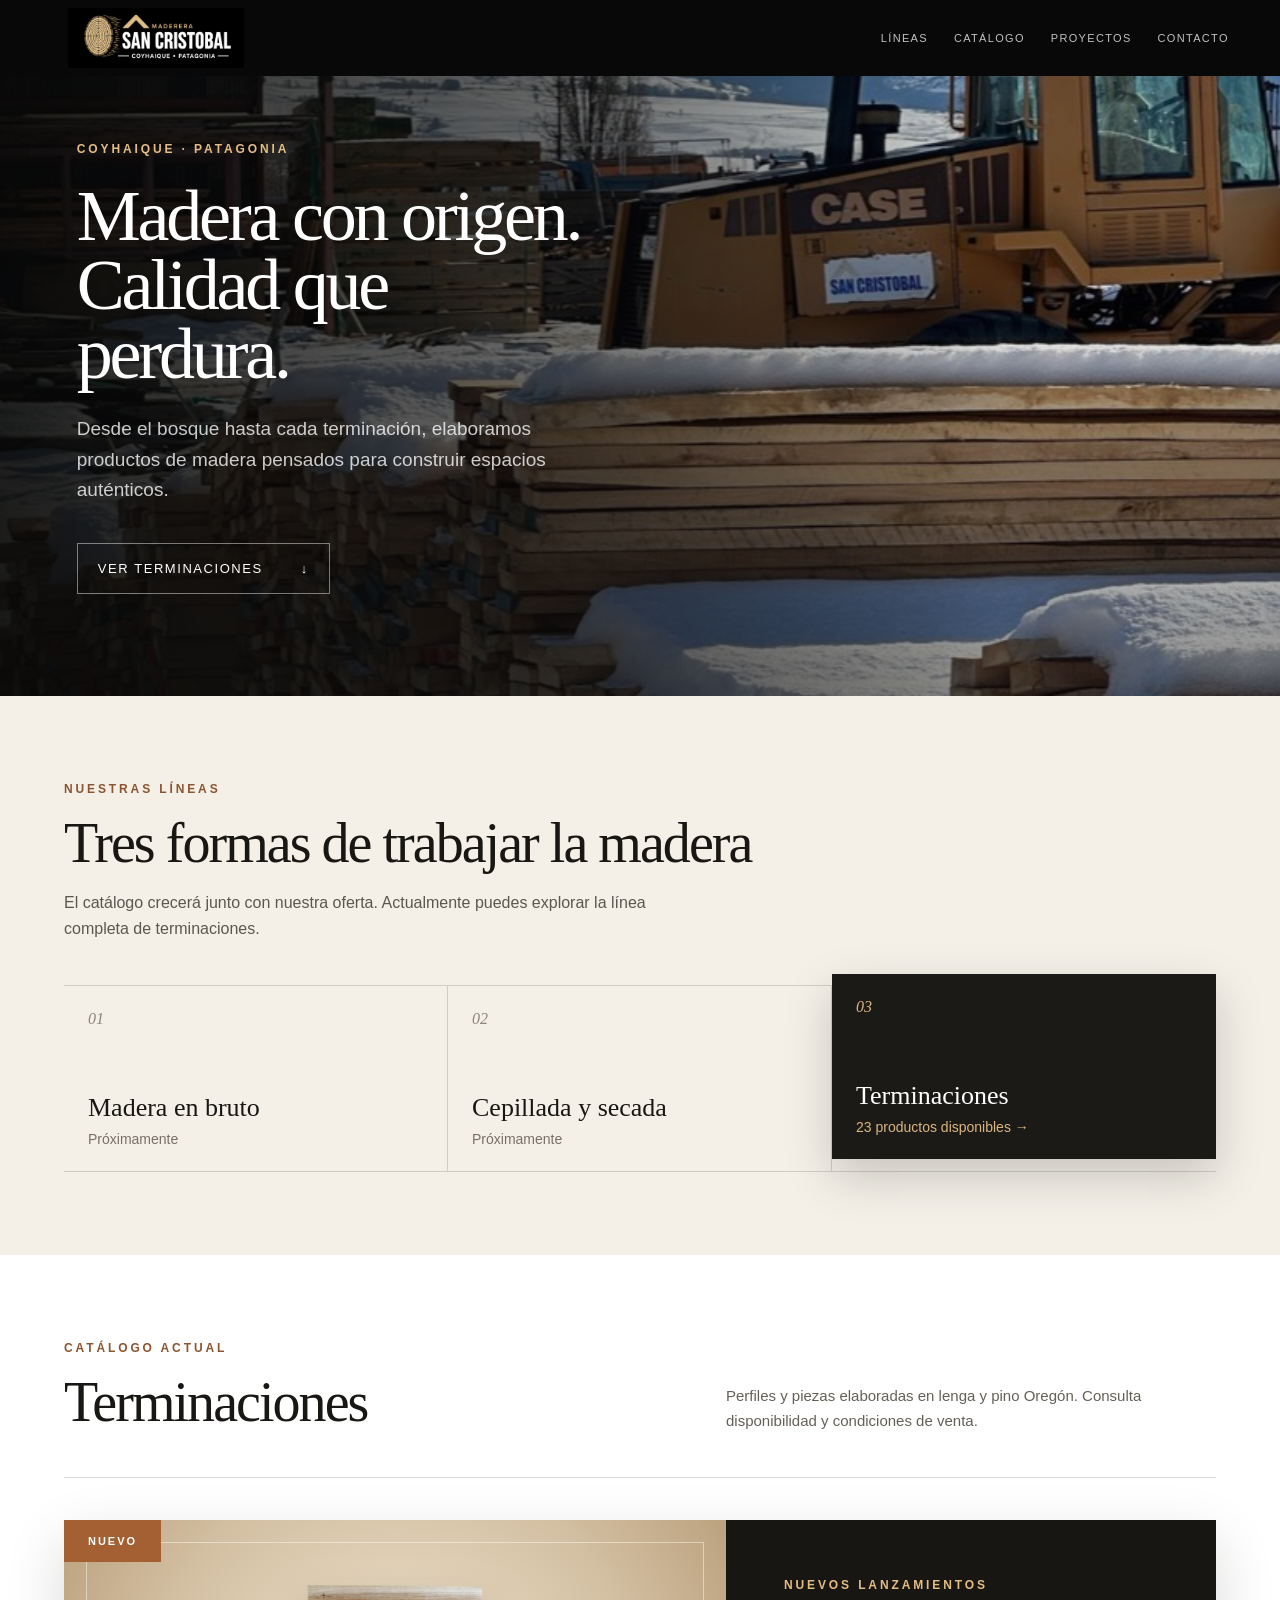
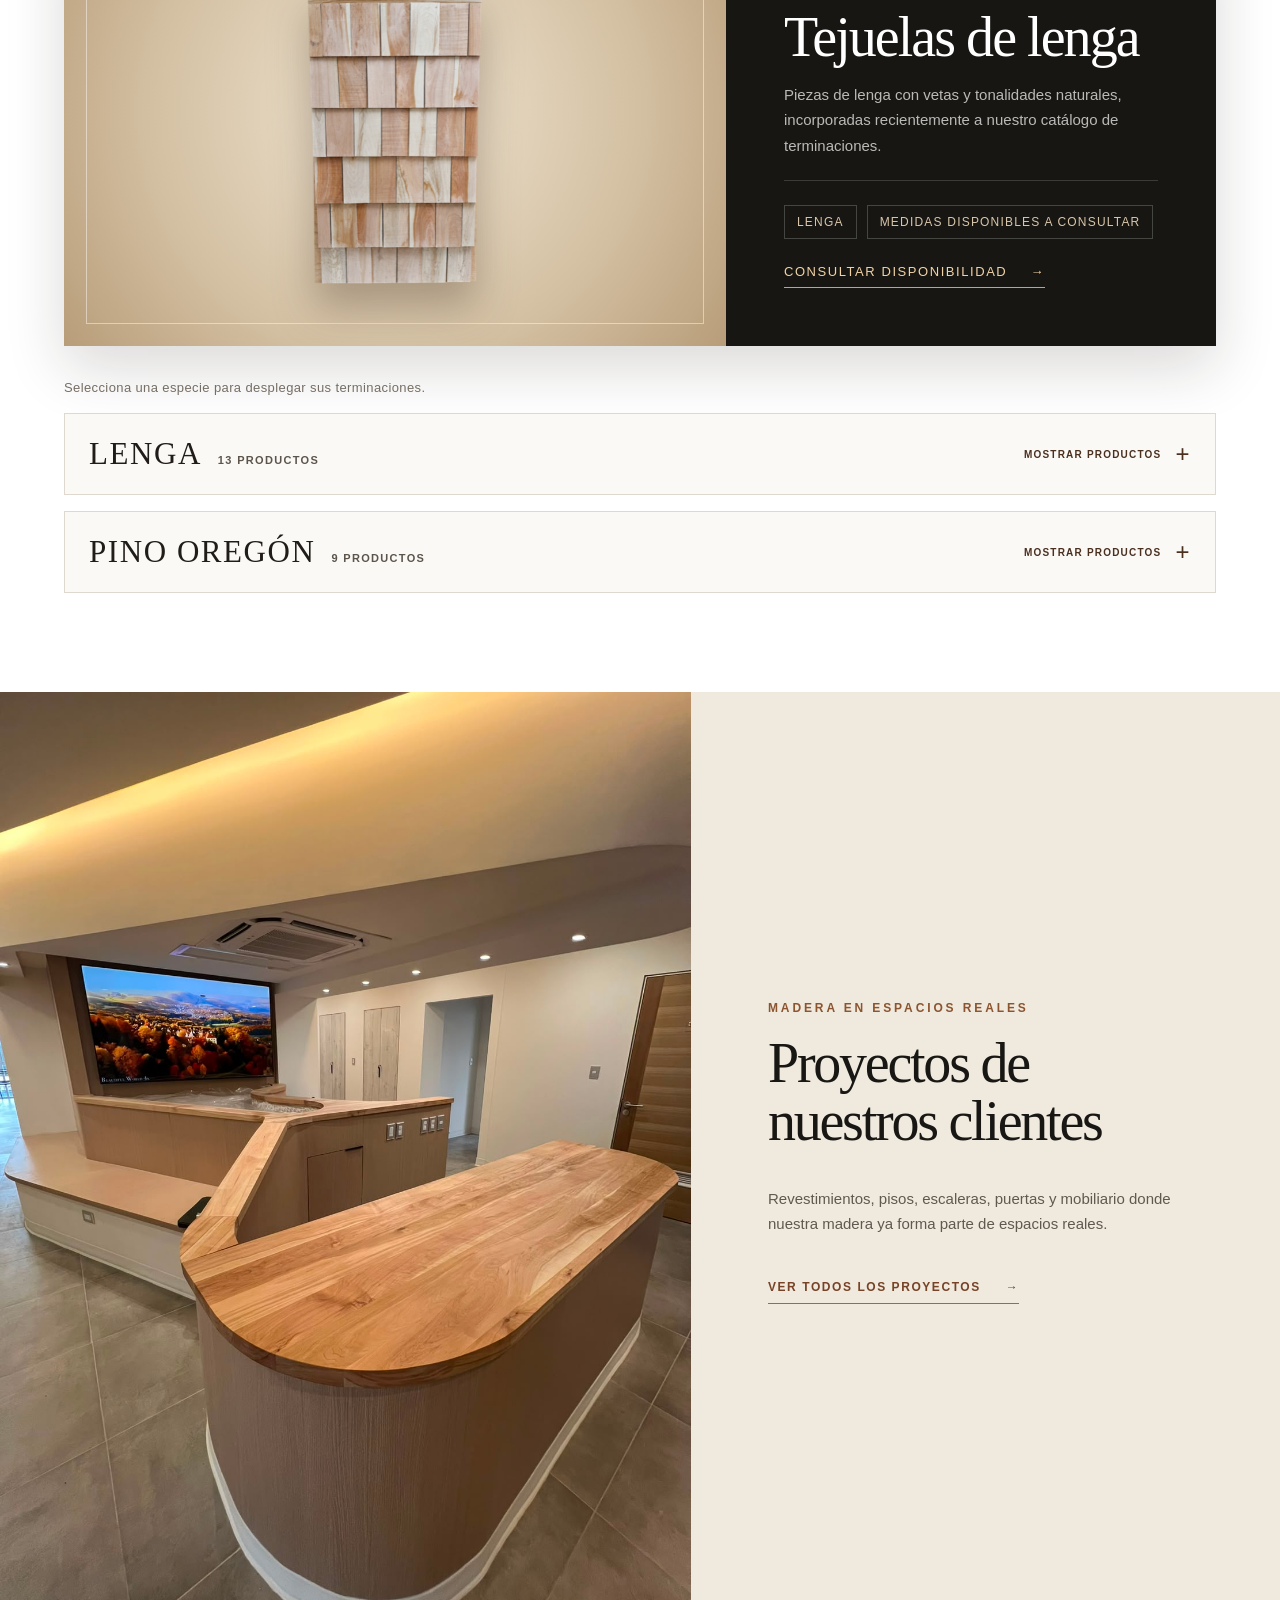
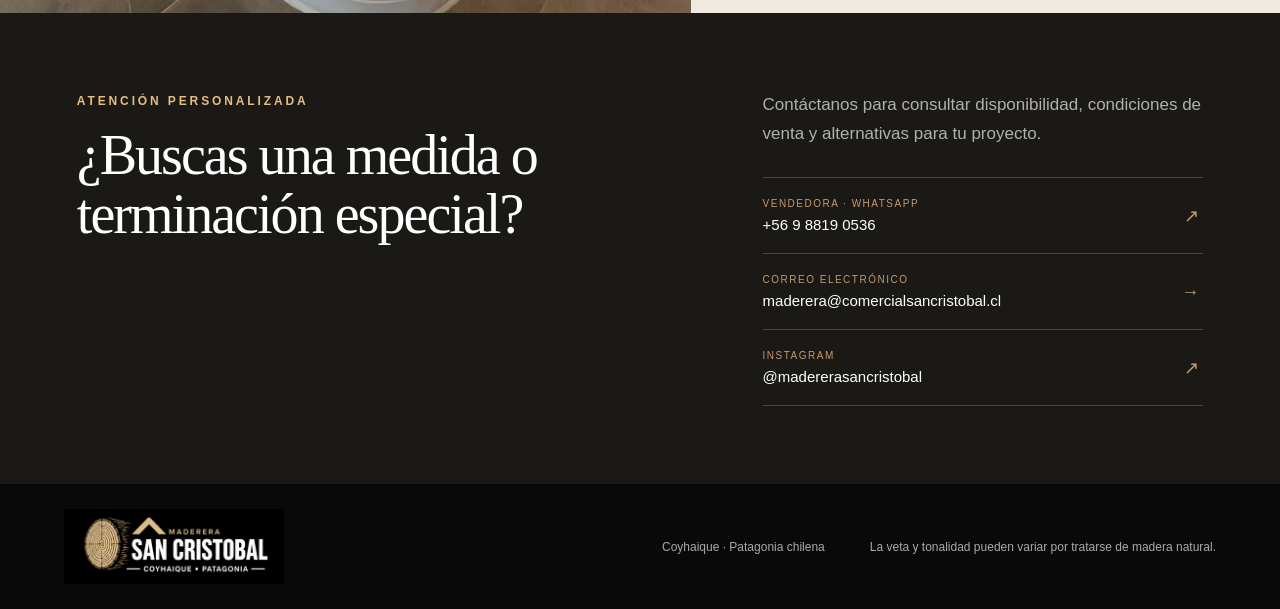
<file: index.html>
<!DOCTYPE html><html lang="es"><head><meta charSet="utf-8"/><meta name="viewport" content="width=device-width, initial-scale=1"/><link rel="preload" href="/logo.png" as="image"/><link rel="preload" href="/productos-recortados/tejuelas-lenga.png" as="image"/><link rel="stylesheet" href="/_next/static/css/index.s0djfmRZ.css" data-rsc-css-href="/_next/static/css/index.s0djfmRZ.css" data-precedence="vite-rsc/importer-resources"/><link rel="modulepreload" fetchPriority="low" href="/_next/static/chunks/index-UNVwp0Z2.js"/><script src="/_next/static/chunks/rolldown-runtime-C60lm6uB.js" type="module" async=""></script><script src="/_next/static/chunks/framework-BgSIrAUN.js" type="module" async=""></script><link rel="modulepreload" href="/_next/static/chunks/layout-segment-context-BEWME2y0.js" crossorigin=""/><title>Catálogo | Maderera San Cristóbal</title><meta name="description" content="Maderas y terminaciones de lenga y pino Oregón elaboradas en Coyhaique, Patagonia."/><link rel="shortcut icon" href="/logo.png"/><link rel="icon" href="/logo.png"/><script>Object.assign(((self[Symbol.for("vinext.navigationRuntime")]??={bootstrap:{routeManifest:null},functions:{}}).bootstrap.rsc??={rsc:[]}),{params:{},nav:{"pathname":"/","searchParams":[]}})</script><link rel="modulepreload" href="/_next/static/chunks/index-UNVwp0Z2.js" />
</head><body><main><header class="topbar"><a class="brand" href="#inicio" aria-label="Ir al inicio"><img src="/logo.png" alt="Maderera San Cristóbal"/></a><nav aria-label="Navegación principal"><a href="#lineas">Líneas</a><a href="#catalogo">Catálogo</a><a href="/proyectos">Proyectos</a><a href="#contacto">Contacto</a></nav></header><section class="hero" id="inicio"><div class="heroImage" role="img" aria-label="Madera elaborada en la Patagonia"></div><div class="heroShade"></div><div class="heroContent"><span class="eyebrow">Coyhaique · Patagonia</span><h1>Madera con origen.<br/>Calidad que perdura.</h1><p>Desde el bosque hasta cada terminación, elaboramos productos de madera pensados para construir espacios auténticos.</p><a class="primaryButton" href="#catalogo">Ver terminaciones <span>↓</span></a></div></section><section class="lines" id="lineas"><div class="sectionIntro"><span class="eyebrow dark">Nuestras líneas</span><h2>Tres formas de trabajar la madera</h2><p>El catálogo crecerá junto con nuestra oferta. Actualmente puedes explorar la línea completa de terminaciones.</p></div><div class="lineGrid"><article class="lineCard upcoming"><span>01</span><h3>Madera en bruto</h3><p>Próximamente</p></article><article class="lineCard upcoming"><span>02</span><h3>Cepillada y secada</h3><p>Próximamente</p></article><a class="lineCard active" href="#catalogo"><span>03</span><h3>Terminaciones</h3><p>23<!-- --> productos disponibles →</p></a></div></section><section class="catalog" id="catalogo"><div class="catalogHeading"><div><span class="eyebrow dark">Catálogo actual</span><h2>Terminaciones</h2></div><p>Perfiles y piezas elaboradas en lenga y pino Oregón. Consulta disponibilidad y condiciones de venta.</p></div><div class="launchSection" id="nuevos"><div class="launchVisual"><span class="launchBadge">Nuevo</span><img src="/productos-recortados/tejuelas-lenga.png" alt="Tejuelas de lenga"/></div><div class="launchInfo"><span class="eyebrow">Nuevos lanzamientos</span><h3>Tejuelas de lenga</h3><p>Piezas de lenga con vetas y tonalidades naturales, incorporadas recientemente a nuestro catálogo de terminaciones.</p><div class="launchDetails"><span>Lenga</span><span>Medidas disponibles a consultar</span></div><a href="#contacto">Consultar disponibilidad <span>→</span></a></div></div><p class="catalogHint">Selecciona una especie para desplegar sus terminaciones.</p><details class="speciesSection" id="lenga"><summary class="speciesTitle"><span class="speciesTitleCopy"><h3>Lenga</h3><span>13<!-- --> <!-- -->productos</span></span><span class="speciesToggle" aria-hidden="true"><span class="speciesToggleText"></span><b>+</b></span></summary><div class="productGrid"><article class="productCard "><div class="photoWrap"><img src="/productos-recortados/media-cana-lenga-0132.png" alt="Media caña de Lenga" loading="lazy"/></div><div class="productInfo"><div class="productMeta"><span>Lenga</span></div><h4>Media caña</h4><div class="variantList"><div class="variantRow"><span>1 × 1 pulg. · Por metro</span><code>Med0132</code></div><div class="variantRow"><span>½ × ½ pulg. · Por metro</span><code>Med0142</code></div></div></div></article><article class="productCard "><div class="photoWrap"><img src="/productos-recortados/guardapolvo-lenga.png" alt="Guardapolvo de Lenga" loading="lazy"/></div><div class="productInfo"><div class="productMeta"><span>Lenga</span><code>Gua0951</code></div><h4>Guardapolvo</h4><p>½ × 2½ pulg. · Por metro</p></div></article><article class="productCard "><div class="photoWrap"><img src="/productos-recortados/pilastra-lenga.png" alt="Pilastra de Lenga" loading="lazy"/></div><div class="productInfo"><div class="productMeta"><span>Lenga</span><code>Pil0191</code></div><h4>Pilastra</h4><p>½ × 2½ pulg. · Por metro</p></div></article><article class="productCard "><div class="photoWrap"><img src="/productos-recortados/cuarto-rodon-lenga.png" alt="Cuarto rodón de Lenga" loading="lazy"/></div><div class="productInfo"><div class="productMeta"><span>Lenga</span></div><h4>Cuarto rodón</h4><div class="variantList"><div class="variantRow"><span>½ × ½ pulg. · Por metro</span><code>Cua0171</code></div><div class="variantRow"><span>1 × 1 pulg. · Por metro</span><code>Sin código</code></div></div></div></article><article class="productCard "><div class="photoWrap"><img src="/productos-recortados/cornisa-lenga.png" alt="Cornisa de Lenga" loading="lazy"/></div><div class="productInfo"><div class="productMeta"><span>Lenga</span></div><h4>Cornisa</h4><p>1 × 2 pulg. · Por metro</p></div></article><article class="productCard "><div class="photoWrap"><img src="/productos-recortados/junquillo-lenga.png" alt="Junquillo biselado de Lenga" loading="lazy"/></div><div class="productInfo"><div class="productMeta"><span>Lenga</span><code>Jun0015</code></div><h4>Junquillo biselado</h4><p>½ × 1 pulg. · Por metro</p></div></article><article class="productCard "><div class="photoWrap"><img src="/productos-recortados/cubrejunta-lenga-0511.png" alt="Cubrejunta de Lenga" loading="lazy"/></div><div class="productInfo"><div class="productMeta"><span>Lenga</span><code>Cub0511</code></div><h4>Cubrejunta</h4><p>½ × 1 pulg. · Por metro</p></div></article><article class="productCard "><div class="photoWrap"><img src="/productos-recortados/cubrejunta-lenga-0502.png" alt="Cubrejunta de Lenga" loading="lazy"/></div><div class="productInfo"><div class="productMeta"><span>Lenga</span><code>Cub0502</code></div><h4>Cubrejunta</h4><p>10 × 30 mm · Por metro</p></div></article><article class="productCard "><div class="photoWrap"><img src="/productos-recortados/peldano-lenga.png" alt="Peldaño de Lenga" loading="lazy"/></div><div class="productInfo"><div class="productMeta"><span>Lenga</span><code>Pel0081</code></div><h4>Peldaño</h4><p>2 × 12 pulg. · Largo 1 m</p></div></article><article class="productCard "><div class="photoWrap"><img src="/productos-recortados/contrahuella-lenga.png" alt="Madera para contrahuella de Lenga" loading="lazy"/></div><div class="productInfo"><div class="productMeta"><span>Lenga</span><code>Map0044</code></div><h4>Madera para contrahuella</h4><p>1 × 8 pulg. · Largo 1 m</p></div></article><article class="productCard "><div class="photoWrap"><img src="/productos-recortados/pisos-lenga.png" alt="Pisos de Lenga" loading="lazy"/></div><div class="productInfo"><div class="productMeta"><span>Lenga</span></div><h4>Pisos</h4><p>Medidas disponibles a consultar</p></div></article><article class="productCard productCardClickable"><a class="productCardOverlay" href="/puertas" aria-label="Ver colección de Puertas"></a><div class="photoWrap"><img src="/puertas/modelo-1.webp" alt="Puertas de Lenga" loading="lazy"/></div><div class="productInfo"><div class="productMeta"><span>Lenga</span></div><h4>Puertas</h4><p>Modelos en lenga · Ver colección</p><span class="productCardAction">Explorar modelos <b>→</b></span></div></article><article class="productCard "><div class="photoWrap"><img src="/productos-recortados/molduras-ele.png" alt="Molduras «Ele» de Lenga" loading="lazy"/></div><div class="productInfo"><div class="productMeta"><span>Lenga</span></div><h4>Molduras «Ele»</h4><p>Medidas disponibles a consultar</p></div></article></div></details><details class="speciesSection" id="oregon"><summary class="speciesTitle"><span class="speciesTitleCopy"><h3>Pino Oregón</h3><span>9<!-- --> <!-- -->productos</span></span><span class="speciesToggle" aria-hidden="true"><span class="speciesToggleText"></span><b>+</b></span></summary><div class="productGrid"><article class="productCard "><div class="photoWrap"><img src="/productos-recortados/media-cana-oregon.png" alt="Media caña de Pino Oregón" loading="lazy"/></div><div class="productInfo"><div class="productMeta"><span>Pino Oregón</span><code>Med0128</code></div><h4>Media caña</h4><p>1 × 1 pulg. · Largo 3,2 m</p></div></article><article class="productCard "><div class="photoWrap"><img src="/productos-recortados/guardapolvo-oregon.png" alt="Guardapolvo de Pino Oregón" loading="lazy"/></div><div class="productInfo"><div class="productMeta"><span>Pino Oregón</span><code>Gua0987</code></div><h4>Guardapolvo</h4><p>½ × 2½ pulg. · Largo 3,2 m</p></div></article><article class="productCard "><div class="photoWrap"><img src="/productos-recortados/pilastra-oregon.png" alt="Pilastra de Pino Oregón" loading="lazy"/></div><div class="productInfo"><div class="productMeta"><span>Pino Oregón</span><code>Pil0210</code></div><h4>Pilastra</h4><p>½ × 2½ pulg. · Largo 3,2 m</p></div></article><article class="productCard "><div class="photoWrap"><img src="/productos-recortados/cuarto-rodon-oregon.png" alt="Cuarto rodón de Pino Oregón" loading="lazy"/></div><div class="productInfo"><div class="productMeta"><span>Pino Oregón</span><code>Cua0174</code></div><h4>Cuarto rodón</h4><p>1 × 1 pulg. · Largo 3,2 m</p></div></article><article class="productCard "><div class="photoWrap"><img src="/productos-recortados/cornisa-oregon-individual.png" alt="Cornisa de Pino Oregón" loading="lazy"/></div><div class="productInfo"><div class="productMeta"><span>Pino Oregón</span></div><h4>Cornisa</h4><p>1 × 2 pulg. · Largo 3,2 m</p></div></article><article class="productCard "><div class="photoWrap"><img src="/productos-recortados/tinglado-oregon.png" alt="Tinglado de Pino Oregón" loading="lazy"/></div><div class="productInfo"><div class="productMeta"><span>Pino Oregón</span></div><h4>Tinglado</h4><p>¾ × 5 y 6 pulg. · Largo 3,2 m</p></div></article><article class="productCard "><div class="photoWrap"><img src="/productos-recortados/traslapo-redondo-oregon.png" alt="Traslapo redondo de Pino Oregón" loading="lazy"/></div><div class="productInfo"><div class="productMeta"><span>Pino Oregón</span></div><h4>Traslapo redondo</h4><p>1 × 4 pulg. · Largo 3,2 m</p></div></article><article class="productCard "><div class="photoWrap"><img src="/productos-recortados/centros-puerta-lenga-oregon.png" alt="Centros de puerta de Pino Oregón" loading="lazy"/></div><div class="productInfo"><div class="productMeta"><span>Pino Oregón</span></div><h4>Centros de puerta</h4><p>Diferentes medidas · Consultar disponibilidad</p></div></article><article class="productCard "><div class="photoWrap"><img src="/productos-recortados/forro-cielo-muro-oregon.png" alt="Forro cielo y muro de Pino Oregón" loading="lazy"/></div><div class="productInfo"><div class="productMeta"><span>Pino Oregón</span></div><h4>Forro cielo y muro</h4><p>12 mm × 4 pulg. · Largo 3,2 m</p></div></article></div></details></section><section class="projectsTeaser" id="proyectos"><div class="projectsTeaserPhoto"><img src="/proyectos/mesones-interior/angulo-1.jpg" alt="Mesones de madera instalados en un proyecto" loading="lazy"/></div><div class="projectsTeaserContent"><span class="eyebrow dark">Madera en espacios reales</span><h2>Proyectos de nuestros clientes</h2><p>Revestimientos, pisos, escaleras, puertas y mobiliario donde nuestra madera ya forma parte de espacios reales.</p><a href="/proyectos">Ver todos los proyectos <span>→</span></a></div></section><section class="contact" id="contacto"><div><span class="eyebrow">Atención personalizada</span><h2>¿Buscas una medida o terminación especial?</h2></div><div class="contactSide"><p>Contáctanos para consultar disponibilidad, condiciones de venta y alternativas para tu proyecto.</p><div class="contactLinks"><a href="https://wa.me/56988190536" target="_blank" rel="noreferrer" aria-label="Contactar a nuestra vendedora por WhatsApp"><small>Vendedora · WhatsApp</small><strong>+56 9 8819 0536</strong><span>↗</span></a><a href="mailto:maderera@comercialsancristobal.cl"><small>Correo electrónico</small><strong>maderera@comercialsancristobal.cl</strong><span>→</span></a><a href="https://www.instagram.com/madererasancristobal?utm_source=ig_web_button_share_sheet&amp;igsh=ZDNlZDc0MzIxNw==" target="_blank" rel="noreferrer"><small>Instagram</small><strong>@madererasancristobal</strong><span>↗</span></a></div></div></section><footer><img src="/logo.png" alt="Maderera San Cristóbal"/><p>Coyhaique · Patagonia chilena</p><p>La veta y tonalidad pueden variar por tratarse de madera natural.</p></footer></main><script type="module" src="/_next/static/chunks/index-UNVwp0Z2.js" id="_R_" async=""></script><script>((self[Symbol.for("vinext.navigationRuntime")]??={bootstrap:{routeManifest:null},functions:{}}).bootstrap.rsc??={rsc:[]}).rsc.push("2:I[\"665e12b0c064\",[],\"Children\",1]\n")</script><script>((self[Symbol.for("vinext.navigationRuntime")]??={bootstrap:{routeManifest:null},functions:{}}).bootstrap.rsc??={rsc:[]}).rsc.push("3:I[\"0c849aaf347d\",[],\"GlobalErrorBoundary\",1]\n")</script><script>((self[Symbol.for("vinext.navigationRuntime")]??={bootstrap:{routeManifest:null},functions:{}}).bootstrap.rsc??={rsc:[]}).rsc.push("4:I[\"becbbbeadc9b\",[],\"default\",1]\n")</script><script>((self[Symbol.for("vinext.navigationRuntime")]??={bootstrap:{routeManifest:null},functions:{}}).bootstrap.rsc??={rsc:[]}).rsc.push("5:I[\"0c849aaf347d\",[],\"ErrorBoundary\",1]\n")</script><script>((self[Symbol.for("vinext.navigationRuntime")]??={bootstrap:{routeManifest:null},functions:{}}).bootstrap.rsc??={rsc:[]}).rsc.push("6:I[\"757ae097eb41\",[],\"LayoutSegmentProvider\",1]\n")</script><script>((self[Symbol.for("vinext.navigationRuntime")]??={bootstrap:{routeManifest:null},functions:{}}).bootstrap.rsc??={rsc:[]}).rsc.push("7:I[\"665e12b0c064\",[],\"Slot\",1]\n")</script><script>((self[Symbol.for("vinext.navigationRuntime")]??={bootstrap:{routeManifest:null},functions:{}}).bootstrap.rsc??={rsc:[]}).rsc.push("8:I[\"a38a13628f7a\",[],\"AppRouterScrollTarget\",1]\n")</script><script>((self[Symbol.for("vinext.navigationRuntime")]??={bootstrap:{routeManifest:null},functions:{}}).bootstrap.rsc??={rsc:[]}).rsc.push("9:I[\"0c849aaf347d\",[],\"RedirectBoundary\",1]\n")</script><script>((self[Symbol.for("vinext.navigationRuntime")]??={bootstrap:{routeManifest:null},functions:{}}).bootstrap.rsc??={rsc:[]}).rsc.push(":HL[\"/_next/static/css/index.s0djfmRZ.css\",\"style\"     ]\n")</script><script>((self[Symbol.for("vinext.navigationRuntime")]??={bootstrap:{routeManifest:null},functions:{}}).bootstrap.rsc??={rsc:[]}).rsc.push("0:{\"__route\":\"route:/\",\"__interceptionContext\":null,\"__layoutIds\":[\"layout:/\"],\"__rootLayout\":\"/\",\"__sourcePage\":\"/page\",\"page:/\":\"$L1\",\"layout:/\":[[[[\"$\",\"link\",\"css:/_next/static/css/index.s0djfmRZ.css\",{\"rel\":\"stylesheet\",\"precedence\":\"vite-rsc/importer-resources\",\"href\":\"/_next/static/css/index.s0djfmRZ.css\",\"data-rsc-css-href\":\"/_next/static/css/index.s0djfmRZ.css\"}],\"$undefined\"],[\"$\",\"html\",null,{\"lang\":\"es\",\"children\":[\"$\",\"body\",null,{\"children\":[\"$\",\"$L2\",null,{}]}]}]],null],\"route:/\":[[[\"$\",\"meta\",null,{\"charSet\":\"utf-8\"}],[[\"$\",\"title\",\"0\",{\"children\":\"Catálogo | Maderera San Cristóbal\"}],[\"$\",\"meta\",\"1\",{\"name\":\"description\",\"content\":\"Maderas y terminaciones de lenga y pino Oregón elaboradas en Coyhaique, Patagonia.\"}],[\"$\",\"link\",\"2\",{\"rel\":\"shortcut icon\",\"href\":\"/logo.png\"}],[\"$\",\"link\",\"3\",{\"rel\":\"icon\",\"href\":\"/logo.png\"}]],[[\"$\",\"meta\",\"0\",{\"name\":\"viewport\",\"content\":\"width=device-width, initial-scale=1\"}]]],[\"$\",\"$L3\",null,{\"fallback\":\"$4\",\"children\":[\"$\",\"$L5\",null,{\"fallback\":\"$4\",\"children\":[\"$\",\"$L6\",null,{\"providerId\":\"layout:/\",\"segmentMap\":{\"children\":[]},\"children\":[\"$\",\"$L7\",null,{\"id\":\"layout:/\",\"parallelSlots\":\"$undefined\",\"children\":[\"$\",\"$L8\",null,{\"children\":[\"$\",\"$L9\",null,{\"children\":[[\"$\",\"$L6\",null,{\"providerId\":\"page:/\",\"segmentMap\":{\"children\":[\"__PAGE__\"]},\"children\":[\"$\",\"$L7\",null,{\"id\":\"page:/\"}]}],null]}]}]}]}]}]}],null,null],\"__layoutFlags\":{\"layout:/\":\"s\"},\"__artifactCompatibility\":{\"schemaVersion\":1,\"graphVersion\":\"app-route-graph:1177fd80f83fa7b0\",\"deploymentVersion\":\"3ec70040-4853-4f2c-b857-a363bf21fa21\",\"appElementsSchemaVersion\":1,\"rscPayloadSchemaVersion\":1,\"rootBoundaryId\":\"/\",\"renderEpoch\":null},\"__renderObservation\":{\"schemaVersion\":1,\"output\":{\"kind\":\"app-rsc\",\"mountedSlotsFingerprint\":null,\"renderEpoch\":null,\"rootBoundaryId\":\"/\",\"routeId\":\"route:/\"},\"completeness\":\"partial\",\"boundaryOutcome\":{\"kind\":\"unknown\"},\"requestApis\":[{\"kind\":\"connection\",\"status\":\"unknown\"},{\"kind\":\"cookies\",\"status\":\"unknown\"},{\"kind\":\"draftMode\",\"status\":\"unknown\"},{\"kind\":\"headers\",\"status\":\"unknown\"},{\"kind\":\"params\",\"status\":\"unknown\"},{\"kind\":\"searchParams\",\"status\":\"unknown\"}],\"dynamicFetches\":[],\"cacheTags\":[\"/\",\"_N_T_/\",\"_N_T_/index\",\"_N_T_/layout\",\"_N_T_/page\"],\"pathTags\":[\"/\"],\"cacheability\":\"unknown\",\"downgrade\":{\"target\":\"freshRender\",\"reasons\":[{\"code\":\"CP_DOWNGRADE_CACHEABILITY_UNKNOWN\",\"target\":\"freshRender\"},{\"code\":\"CP_DOWNGRADE_INCOMPLETE_OBSERVATION\",\"completeness\":\"partial\",\"target\":\"freshRender\"},{\"code\":\"CP_DOWNGRADE_UNKNOWN_REQUEST_API\",\"requestApi\":\"connection\",\"target\":\"freshRender\"},{\"code\":\"CP_DOWNGRADE_UNKNOWN_REQUEST_API\",\"requestApi\":\"cookies\",\"target\":\"freshRender\"},{\"code\":\"CP_DOWNGRADE_UNKNOWN_REQUEST_API\",\"requestApi\":\"draftMode\",\"target\":\"freshRender\"},{\"code\":\"CP_DOWNGRADE_UNKNOWN_REQUEST_API\",\"requestApi\":\"headers\",\"target\":\"freshRender\"},{\"code\":\"CP_DOWNGRADE_UNKNOWN_REQUEST_API\",\"requestApi\":\"params\",\"target\":\"freshRender\"},{\"code\":\"CP_DOWNGRADE_UNKNOWN_REQUEST_API\",\"requestApi\":\"searchParams\",\"target\":\"freshRender\"}],\"fallback\":{\"kind\":\"breakerFallback\",\"code\":\"CP_PRIVATE_DYNAMIC_DOWNGRADE\",\"mode\":\"renderFresh\",\"scope\":\"affectedOutput\",\"fields\":{\"reasonCodes\":[\"CP_DOWNGRADE_CACHEABILITY_UNKNOWN\",\"CP_DOWNGRADE_INCOMPLETE_OBSERVATION\",\"CP_DOWNGRADE_UNKNOWN_REQUEST_API\",\"CP_DOWNGRADE_UNKNOWN_REQUEST_API\",\"CP_DOWNGRADE_UNKNOWN_REQUEST_API\",\"CP_DOWNGRADE_UNKNOWN_REQUEST_API\",\"CP_DOWNGRADE_UNKNOWN_REQUEST_API\",\"CP_DOWNGRADE_UNKNOWN_REQUEST_API\"],\"target\":\"freshRender\"}},\"isPublicCacheCandidate\":false}}}\n")</script><script>((self[Symbol.for("vinext.navigationRuntime")]??={bootstrap:{routeManifest:null},functions:{}}).bootstrap.rsc??={rsc:[]}).rsc.push(":HL[\"/logo.png\",\"image\"]\n")</script><script>((self[Symbol.for("vinext.navigationRuntime")]??={bootstrap:{routeManifest:null},functions:{}}).bootstrap.rsc??={rsc:[]}).rsc.push(":HL[\"/productos-recortados/tejuelas-lenga.png\",\"image\"]\n")</script><script>((self[Symbol.for("vinext.navigationRuntime")]??={bootstrap:{routeManifest:null},functions:{}}).bootstrap.rsc??={rsc:[]}).rsc.push("1:[\"$\",\"main\",null,{\"children\":[[\"$\",\"header\",null,{\"className\":\"topbar\",\"children\":[[\"$\",\"a\",null,{\"className\":\"brand\",\"href\":\"#inicio\",\"aria-label\":\"Ir al inicio\",\"children\":[\"$\",\"img\",null,{\"src\":\"/logo.png\",\"alt\":\"Maderera San Cristóbal\"}]}],[\"$\",\"nav\",null,{\"aria-label\":\"Navegación principal\",\"children\":[[\"$\",\"a\",null,{\"href\":\"#lineas\",\"children\":\"Líneas\"}],[\"$\",\"a\",null,{\"href\":\"#catalogo\",\"children\":\"Catálogo\"}],[\"$\",\"a\",null,{\"href\":\"/proyectos\",\"children\":\"Proyectos\"}],[\"$\",\"a\",null,{\"href\":\"#contacto\",\"children\":\"Contacto\"}]]}]]}],[\"$\",\"section\",null,{\"className\":\"hero\",\"id\":\"inicio\",\"children\":[[\"$\",\"div\",null,{\"className\":\"heroImage\",\"role\":\"img\",\"aria-label\":\"Madera elaborada en la Patagonia\"}],[\"$\",\"div\",null,{\"className\":\"heroShade\"}],[\"$\",\"div\",null,{\"className\":\"heroContent\",\"children\":[[\"$\",\"span\",null,{\"className\":\"eyebrow\",\"children\":\"Coyhaique · Patagonia\"}],[\"$\",\"h1\",null,{\"children\":[\"Madera con origen.\",[\"$\",\"br\",null,{}],\"Calidad que perdura.\"]}],[\"$\",\"p\",null,{\"children\":\"Desde el bosque hasta cada terminación, elaboramos productos de madera pensados para construir espacios auténticos.\"}],[\"$\",\"a\",null,{\"className\":\"primaryButton\",\"href\":\"#catalogo\",\"children\":[\"Ver terminaciones \",[\"$\",\"span\",null,{\"children\":\"↓\"}]]}]]}]]}],[\"$\",\"section\",null,{\"className\":\"lines\",\"id\":\"lineas\",\"children\":[[\"$\",\"div\",null,{\"className\":\"sectionIntro\",\"children\":[[\"$\",\"span\",null,{\"className\":\"eyebrow dark\",\"children\":\"Nuestras líneas\"}],[\"$\",\"h2\",null,{\"children\":\"Tres formas de trabajar la madera\"}],[\"$\",\"p\",null,{\"children\":\"El catálogo crecerá junto con nuestra oferta. Actualmente puedes explorar la línea completa de terminaciones.\"}]]}],[\"$\",\"div\",null,{\"className\":\"lineGrid\",\"children\":[[\"$\",\"article\",null,{\"className\":\"lineCard upcoming\",\"children\":[[\"$\",\"span\",null,{\"children\":\"01\"}],[\"$\",\"h3\",null,{\"children\":\"Madera en bruto\"}],[\"$\",\"p\",null,{\"children\":\"Próximamente\"}]]}],[\"$\",\"article\",null,{\"className\":\"lineCard upcoming\",\"children\":[[\"$\",\"span\",null,{\"children\":\"02\"}],[\"$\",\"h3\",null,{\"children\":\"Cepillada y secada\"}],[\"$\",\"p\",null,{\"children\":\"Próximamente\"}]]}],[\"$\",\"a\",null,{\"className\":\"lineCard active\",\"href\":\"#catalogo\",\"children\":[[\"$\",\"span\",null,{\"children\":\"03\"}],[\"$\",\"h3\",null,{\"children\":\"Terminaciones\"}],[\"$\",\"p\",null,{\"children\":[23,\" productos disponibles →\"]}]]}]]}]]}],[\"$\",\"section\",null,{\"className\":\"catalog\",\"id\":\"catalogo\",\"children\":[[\"$\",\"div\",null,{\"className\":\"catalogHeading\",\"children\":[[\"$\",\"div\",null,{\"children\":[[\"$\",\"span\",null,{\"className\":\"eyebrow dark\",\"children\":\"Catálogo actual\"}],[\"$\",\"h2\",null,{\"children\":\"Terminaciones\"}]]}],[\"$\",\"p\",null,{\"children\":\"Perfiles y piezas elaboradas en lenga y pino Oregón. Consulta disponibilidad y condiciones de venta.\"}]]}],[\"$\",\"div\",null,{\"className\":\"launchSection\",\"id\":\"nuevos\",\"children\":[[\"$\",\"div\",null,{\"className\":\"launchVisual\",\"children\":[[\"$\",\"span\",null,{\"className\":\"launchBadge\",\"children\":\"Nuevo\"}],[\"$\",\"img\",null,{\"src\":\"/productos-recortados/tejuelas-lenga.png\",\"alt\":\"Tejuelas de lenga\"}]]}],[\"$\",\"div\",null,{\"className\":\"launchInfo\",\"children\":[[\"$\",\"span\",null,{\"className\":\"eyebrow\",\"children\":\"Nuevos lanzamientos\"}],[\"$\",\"h3\",null,{\"children\":\"Tejuelas de lenga\"}],[\"$\",\"p\",null,{\"children\":\"Piezas de lenga con vetas y tonalidades naturales, incorporadas recientemente a nuestro catálogo de terminaciones.\"}],[\"$\",\"div\",null,{\"className\":\"launchDetails\",\"children\":[[\"$\",\"span\",null,{\"children\":\"Lenga\"}],[\"$\",\"span\",null,{\"children\":\"Medidas disponibles a consultar\"}]]}],[\"$\",\"a\",null,{\"href\":\"#contacto\",\"children\":[\"Consultar disponibilidad \",[\"$\",\"span\",null,{\"children\":\"→\"}]]}]]}]]}],[\"$\",\"p\",null,{\"className\":\"catalogHint\",\"children\":\"Selecciona una especie para desplegar sus terminaciones.\"}],[[\"$\",\"details\",\"lenga\",{\"className\":\"speciesSection\",\"id\":\"lenga\",\"children\":[[\"$\",\"summary\",null,{\"className\":\"speciesTitle\",\"children\":[[\"$\",\"span\",null,{\"className\":\"speciesTitleCopy\",\"children\":[[\"$\",\"h3\",null,{\"children\":\"Lenga\"}],[\"$\",\"span\",null,{\"children\":[13,\" \",\"productos\"]}]]}],[\"$\",\"span\",null,{\"className\":\"speciesToggle\",\"aria-hidden\":\"true\",\"children\":[[\"$\",\"span\",null,{\"className\":\"speciesToggleText\"}],[\"$\",\"b\",null,{\"children\":\"+\"}]]}]]}],[\"$\",\"div\",null,{\"className\":\"productGrid\",\"children\":[[\"$\",\"article\",\"—-0\",{\"className\":\"productCard \",\"children\":[false,[\"$\",\"div\",null,{\"className\":\"photoWrap\",\"children\":[\"$\",\"img\",null,{\"src\":\"/productos-recortados/media-cana-lenga-0132.png\",\"alt\":\"Media caña de Lenga\",\"loading\":\"lazy\"}]}],[\"$\",\"div\",null,{\"className\":\"productInfo\",\"children\":[[\"$\",\"div\",null,{\"className\":\"productMeta\",\"children\":[[\"$\",\"span\",null,{\"children\":\"Lenga\"}],false]}],[\"$\",\"h4\",null,{\"children\":\"Media caña\"}],[\"$\",\"div\",null,{\"className\":\"variantList\",\"children\":[\"$La\",\"$Lb\"]}],false]}]]}],\"$Lc\",\"$Ld\",\"$Le\",\"$Lf\",\"$L10\",\"$L11\",\"$L12\",\"$L13\",\"$L14\",\"$L15\",\"$L16\",\"$L17\"]}]]}],\"$L18\"]]}],\"$L19\",\"$L1a\",\"$L1b\"]}]\n")</script><script>((self[Symbol.for("vinext.navigationRuntime")]??={bootstrap:{routeManifest:null},functions:{}}).bootstrap.rsc??={rsc:[]}).rsc.push("a:[\"$\",\"div\",\"Med0132\",{\"className\":\"variantRow\",\"children\":[[\"$\",\"span\",null,{\"children\":\"1 × 1 pulg. · Por metro\"}],[\"$\",\"code\",null,{\"children\":\"Med0132\"}]]}]\n")</script><script>((self[Symbol.for("vinext.navigationRuntime")]??={bootstrap:{routeManifest:null},functions:{}}).bootstrap.rsc??={rsc:[]}).rsc.push("b:[\"$\",\"div\",\"Med0142\",{\"className\":\"variantRow\",\"children\":[[\"$\",\"span\",null,{\"children\":\"½ × ½ pulg. · Por metro\"}],[\"$\",\"code\",null,{\"children\":\"Med0142\"}]]}]\n")</script><script>((self[Symbol.for("vinext.navigationRuntime")]??={bootstrap:{routeManifest:null},functions:{}}).bootstrap.rsc??={rsc:[]}).rsc.push("c:[\"$\",\"article\",\"Gua0951-1\",{\"className\":\"productCard \",\"children\":[false,[\"$\",\"div\",null,{\"className\":\"photoWrap\",\"children\":[\"$\",\"img\",null,{\"src\":\"/productos-recortados/guardapolvo-lenga.png\",\"alt\":\"Guardapolvo de Lenga\",\"loading\":\"lazy\"}]}],[\"$\",\"div\",null,{\"className\":\"productInfo\",\"children\":[[\"$\",\"div\",null,{\"className\":\"productMeta\",\"children\":[[\"$\",\"span\",null,{\"children\":\"Lenga\"}],[\"$\",\"code\",null,{\"children\":\"Gua0951\"}]]}],[\"$\",\"h4\",null,{\"children\":\"Guardapolvo\"}],[\"$\",\"p\",null,{\"children\":\"½ × 2½ pulg. · Por metro\"}],false]}]]}]\n")</script><script>((self[Symbol.for("vinext.navigationRuntime")]??={bootstrap:{routeManifest:null},functions:{}}).bootstrap.rsc??={rsc:[]}).rsc.push("d:[\"$\",\"article\",\"Pil0191-2\",{\"className\":\"productCard \",\"children\":[false,[\"$\",\"div\",null,{\"className\":\"photoWrap\",\"children\":[\"$\",\"img\",null,{\"src\":\"/productos-recortados/pilastra-lenga.png\",\"alt\":\"Pilastra de Lenga\",\"loading\":\"lazy\"}]}],[\"$\",\"div\",null,{\"className\":\"productInfo\",\"children\":[[\"$\",\"div\",null,{\"className\":\"productMeta\",\"children\":[[\"$\",\"span\",null,{\"children\":\"Lenga\"}],[\"$\",\"code\",null,{\"children\":\"Pil0191\"}]]}],[\"$\",\"h4\",null,{\"children\":\"Pilastra\"}],[\"$\",\"p\",null,{\"children\":\"½ × 2½ pulg. · Por metro\"}],false]}]]}]\n")</script><script>((self[Symbol.for("vinext.navigationRuntime")]??={bootstrap:{routeManifest:null},functions:{}}).bootstrap.rsc??={rsc:[]}).rsc.push("e:[\"$\",\"article\",\"—-3\",{\"className\":\"productCard \",\"children\":[false,[\"$\",\"div\",null,{\"className\":\"photoWrap\",\"children\":[\"$\",\"img\",null,{\"src\":\"/productos-recortados/cuarto-rodon-lenga.png\",\"alt\":\"Cuarto rodón de Lenga\",\"loading\":\"lazy\"}]}],[\"$\",\"div\",null,{\"className\":\"productInfo\",\"children\":[[\"$\",\"div\",null,{\"className\":\"productMeta\",\"children\":[[\"$\",\"span\",null,{\"children\":\"Lenga\"}],false]}],[\"$\",\"h4\",null,{\"children\":\"Cuarto rodón\"}],[\"$\",\"div\",null,{\"className\":\"variantList\",\"children\":[[\"$\",\"div\",\"Cua0171\",{\"className\":\"variantRow\",\"children\":[[\"$\",\"span\",null,{\"children\":\"½ × ½ pulg. · Por metro\"}],[\"$\",\"code\",null,{\"children\":\"Cua0171\"}]]}],[\"$\",\"div\",\"Sin código\",{\"className\":\"variantRow\",\"children\":[[\"$\",\"span\",null,{\"children\":\"1 × 1 pulg. · Por metro\"}],[\"$\",\"code\",null,{\"children\":\"Sin código\"}]]}]]}],false]}]]}]\n")</script><script>((self[Symbol.for("vinext.navigationRuntime")]??={bootstrap:{routeManifest:null},functions:{}}).bootstrap.rsc??={rsc:[]}).rsc.push("f:[\"$\",\"article\",\"—-4\",{\"className\":\"productCard \",\"children\":[false,[\"$\",\"div\",null,{\"className\":\"photoWrap\",\"children\":[\"$\",\"img\",null,{\"src\":\"/productos-recortados/cornisa-lenga.png\",\"alt\":\"Cornisa de Lenga\",\"loading\":\"lazy\"}]}],[\"$\",\"div\",null,{\"className\":\"productInfo\",\"children\":[[\"$\",\"div\",null,{\"className\":\"productMeta\",\"children\":[[\"$\",\"span\",null,{\"children\":\"Lenga\"}],false]}],[\"$\",\"h4\",null,{\"children\":\"Cornisa\"}],[\"$\",\"p\",null,{\"children\":\"1 × 2 pulg. · Por metro\"}],false]}]]}]\n")</script><script>((self[Symbol.for("vinext.navigationRuntime")]??={bootstrap:{routeManifest:null},functions:{}}).bootstrap.rsc??={rsc:[]}).rsc.push("10:[\"$\",\"article\",\"Jun0015-5\",{\"className\":\"productCard \",\"children\":[false,[\"$\",\"div\",null,{\"className\":\"photoWrap\",\"children\":[\"$\",\"img\",null,{\"src\":\"/productos-recortados/junquillo-lenga.png\",\"alt\":\"Junquillo biselado de Lenga\",\"loading\":\"lazy\"}]}],[\"$\",\"div\",null,{\"className\":\"productInfo\",\"children\":[[\"$\",\"div\",null,{\"className\":\"productMeta\",\"children\":[[\"$\",\"span\",null,{\"children\":\"Lenga\"}],[\"$\",\"code\",null,{\"children\":\"Jun0015\"}]]}],[\"$\",\"h4\",null,{\"children\":\"Junquillo biselado\"}],[\"$\",\"p\",null,{\"children\":\"½ × 1 pulg. · Por metro\"}],false]}]]}]\n")</script><script>((self[Symbol.for("vinext.navigationRuntime")]??={bootstrap:{routeManifest:null},functions:{}}).bootstrap.rsc??={rsc:[]}).rsc.push("11:[\"$\",\"article\",\"Cub0511-6\",{\"className\":\"productCard \",\"children\":[false,[\"$\",\"div\",null,{\"className\":\"photoWrap\",\"children\":[\"$\",\"img\",null,{\"src\":\"/productos-recortados/cubrejunta-lenga-0511.png\",\"alt\":\"Cubrejunta de Lenga\",\"loading\":\"lazy\"}]}],[\"$\",\"div\",null,{\"className\":\"productInfo\",\"children\":[[\"$\",\"div\",null,{\"className\":\"productMeta\",\"children\":[[\"$\",\"span\",null,{\"children\":\"Lenga\"}],[\"$\",\"code\",null,{\"children\":\"Cub0511\"}]]}],[\"$\",\"h4\",null,{\"children\":\"Cubrejunta\"}],[\"$\",\"p\",null,{\"children\":\"½ × 1 pulg. · Por metro\"}],false]}]]}]\n")</script><script>((self[Symbol.for("vinext.navigationRuntime")]??={bootstrap:{routeManifest:null},functions:{}}).bootstrap.rsc??={rsc:[]}).rsc.push("12:[\"$\",\"article\",\"Cub0502-7\",{\"className\":\"productCard \",\"children\":[false,[\"$\",\"div\",null,{\"className\":\"photoWrap\",\"children\":[\"$\",\"img\",null,{\"src\":\"/productos-recortados/cubrejunta-lenga-0502.png\",\"alt\":\"Cubrejunta de Lenga\",\"loading\":\"lazy\"}]}],[\"$\",\"div\",null,{\"className\":\"productInfo\",\"children\":[[\"$\",\"div\",null,{\"className\":\"productMeta\",\"children\":[[\"$\",\"span\",null,{\"children\":\"Lenga\"}],[\"$\",\"code\",null,{\"children\":\"Cub0502\"}]]}],[\"$\",\"h4\",null,{\"children\":\"Cubrejunta\"}],[\"$\",\"p\",null,{\"children\":\"10 × 30 mm · Por metro\"}],false]}]]}]\n")</script><script>((self[Symbol.for("vinext.navigationRuntime")]??={bootstrap:{routeManifest:null},functions:{}}).bootstrap.rsc??={rsc:[]}).rsc.push("13:[\"$\",\"article\",\"Pel0081-8\",{\"className\":\"productCard \",\"children\":[false,[\"$\",\"div\",null,{\"className\":\"photoWrap\",\"children\":[\"$\",\"img\",null,{\"src\":\"/productos-recortados/peldano-lenga.png\",\"alt\":\"Peldaño de Lenga\",\"loading\":\"lazy\"}]}],[\"$\",\"div\",null,{\"className\":\"productInfo\",\"children\":[[\"$\",\"div\",null,{\"className\":\"productMeta\",\"children\":[[\"$\",\"span\",null,{\"children\":\"Lenga\"}],[\"$\",\"code\",null,{\"children\":\"Pel0081\"}]]}],[\"$\",\"h4\",null,{\"children\":\"Peldaño\"}],[\"$\",\"p\",null,{\"children\":\"2 × 12 pulg. · Largo 1 m\"}],false]}]]}]\n")</script><script>((self[Symbol.for("vinext.navigationRuntime")]??={bootstrap:{routeManifest:null},functions:{}}).bootstrap.rsc??={rsc:[]}).rsc.push("14:[\"$\",\"article\",\"Map0044-9\",{\"className\":\"productCard \",\"children\":[false,[\"$\",\"div\",null,{\"className\":\"photoWrap\",\"children\":[\"$\",\"img\",null,{\"src\":\"/productos-recortados/contrahuella-lenga.png\",\"alt\":\"Madera para contrahuella de Lenga\",\"loading\":\"lazy\"}]}],[\"$\",\"div\",null,{\"className\":\"productInfo\",\"children\":[[\"$\",\"div\",null,{\"className\":\"productMeta\",\"children\":[[\"$\",\"span\",null,{\"children\":\"Lenga\"}],[\"$\",\"code\",null,{\"children\":\"Map0044\"}]]}],[\"$\",\"h4\",null,{\"children\":\"Madera para contrahuella\"}],[\"$\",\"p\",null,{\"children\":\"1 × 8 pulg. · Largo 1 m\"}],false]}]]}]\n")</script><script>((self[Symbol.for("vinext.navigationRuntime")]??={bootstrap:{routeManifest:null},functions:{}}).bootstrap.rsc??={rsc:[]}).rsc.push("15:[\"$\",\"article\",\"—-10\",{\"className\":\"productCard \",\"children\":[false,[\"$\",\"div\",null,{\"className\":\"photoWrap\",\"children\":[\"$\",\"img\",null,{\"src\":\"/productos-recortados/pisos-lenga.png\",\"alt\":\"Pisos de Lenga\",\"loading\":\"lazy\"}]}],[\"$\",\"div\",null,{\"className\":\"productInfo\",\"children\":[[\"$\",\"div\",null,{\"className\":\"productMeta\",\"children\":[[\"$\",\"span\",null,{\"children\":\"Lenga\"}],false]}],[\"$\",\"h4\",null,{\"children\":\"Pisos\"}],[\"$\",\"p\",null,{\"children\":\"Medidas disponibles a consultar\"}],false]}]]}]\n")</script><script>((self[Symbol.for("vinext.navigationRuntime")]??={bootstrap:{routeManifest:null},functions:{}}).bootstrap.rsc??={rsc:[]}).rsc.push("16:[\"$\",\"article\",\"—-11\",{\"className\":\"productCard productCardClickable\",\"children\":[[\"$\",\"a\",null,{\"className\":\"productCardOverlay\",\"href\":\"/puertas\",\"aria-label\":\"Ver colección de Puertas\"}],[\"$\",\"div\",null,{\"className\":\"photoWrap\",\"children\":[\"$\",\"img\",null,{\"src\":\"/puertas/modelo-1.webp\",\"alt\":\"Puertas de Lenga\",\"loading\":\"lazy\"}]}],[\"$\",\"div\",null,{\"className\":\"productInfo\",\"children\":[[\"$\",\"div\",null,{\"className\":\"productMeta\",\"children\":[[\"$\",\"span\",null,{\"children\":\"Lenga\"}],false]}],[\"$\",\"h4\",null,{\"children\":\"Puertas\"}],[\"$\",\"p\",null,{\"children\":\"Modelos en lenga · Ver colección\"}],[\"$\",\"span\",null,{\"className\":\"productCardAction\",\"children\":[\"Explorar modelos \",[\"$\",\"b\",null,{\"children\":\"→\"}]]}]]}]]}]\n")</script><script>((self[Symbol.for("vinext.navigationRuntime")]??={bootstrap:{routeManifest:null},functions:{}}).bootstrap.rsc??={rsc:[]}).rsc.push("17:[\"$\",\"article\",\"—-12\",{\"className\":\"productCard \",\"children\":[false,[\"$\",\"div\",null,{\"className\":\"photoWrap\",\"children\":[\"$\",\"img\",null,{\"src\":\"/productos-recortados/molduras-ele.png\",\"alt\":\"Molduras «Ele» de Lenga\",\"loading\":\"lazy\"}]}],[\"$\",\"div\",null,{\"className\":\"productInfo\",\"children\":[[\"$\",\"div\",null,{\"className\":\"productMeta\",\"children\":[[\"$\",\"span\",null,{\"children\":\"Lenga\"}],false]}],[\"$\",\"h4\",null,{\"children\":\"Molduras «Ele»\"}],[\"$\",\"p\",null,{\"children\":\"Medidas disponibles a consultar\"}],false]}]]}]\n")</script><script>((self[Symbol.for("vinext.navigationRuntime")]??={bootstrap:{routeManifest:null},functions:{}}).bootstrap.rsc??={rsc:[]}).rsc.push("18:[\"$\",\"details\",\"oregon\",{\"className\":\"speciesSection\",\"id\":\"oregon\",\"children\":[[\"$\",\"summary\",null,{\"className\":\"speciesTitle\",\"children\":[[\"$\",\"span\",null,{\"className\":\"speciesTitleCopy\",\"children\":[[\"$\",\"h3\",null,{\"children\":\"Pino Oregón\"}],[\"$\",\"span\",null,{\"children\":[9,\" \",\"productos\"]}]]}],[\"$\",\"span\",null,{\"className\":\"speciesToggle\",\"aria-hidden\":\"true\",\"children\":[[\"$\",\"span\",null,{\"className\":\"speciesToggleText\"}],[\"$\",\"b\",null,{\"children\":\"+\"}]]}]]}],[\"$\",\"div\",null,{\"className\":\"productGrid\",\"children\":[[\"$\",\"article\",\"Med0128-0\",{\"className\":\"productCard \",\"children\":[false,[\"$\",\"div\",null,{\"className\":\"photoWrap\",\"children\":[\"$\",\"img\",null,{\"src\":\"/productos-recortados/media-cana-oregon.png\",\"alt\":\"Media caña de Pino Oregón\",\"loading\":\"lazy\"}]}],[\"$\",\"div\",null,{\"className\":\"productInfo\",\"children\":[[\"$\",\"div\",null,{\"className\":\"productMeta\",\"children\":[[\"$\",\"span\",null,{\"children\":\"Pino Oregón\"}],[\"$\",\"code\",null,{\"children\":\"Med0128\"}]]}],[\"$\",\"h4\",null,{\"children\":\"Media caña\"}],[\"$\",\"p\",null,{\"children\":\"1 × 1 pulg. · Largo 3,2 m\"}],false]}]]}],[\"$\",\"article\",\"Gua0987-1\",{\"className\":\"productCard \",\"children\":[false,[\"$\",\"div\",null,{\"className\":\"photoWrap\",\"children\":[\"$\",\"img\",null,{\"src\":\"/productos-recortados/guardapolvo-oregon.png\",\"alt\":\"Guardapolvo de Pino Oregón\",\"loading\":\"lazy\"}]}],[\"$\",\"div\",null,{\"className\":\"productInfo\",\"children\":[[\"$\",\"div\",null,{\"className\":\"productMeta\",\"children\":[[\"$\",\"span\",null,{\"children\":\"Pino Oregón\"}],[\"$\",\"code\",null,{\"children\":\"Gua0987\"}]]}],[\"$\",\"h4\",null,{\"children\":\"Guardapolvo\"}],[\"$\",\"p\",null,{\"children\":\"½ × 2½ pulg. · Largo 3,2 m\"}],false]}]]}],[\"$\",\"article\",\"Pil0210-2\",{\"className\":\"productCard \",\"children\":[false,[\"$\",\"div\",null,{\"className\":\"photoWrap\",\"children\":[\"$\",\"img\",null,{\"src\":\"/productos-recortados/pilastra-oregon.png\",\"alt\":\"Pilastra de Pino Oregón\",\"loading\":\"lazy\"}]}],[\"$\",\"div\",null,{\"className\":\"productInfo\",\"children\":[[\"$\",\"div\",null,{\"className\":\"productMeta\",\"children\":[[\"$\",\"span\",null,{\"children\":\"Pino Oregón\"}],[\"$\",\"code\",null,{\"children\":\"Pil0210\"}]]}],[\"$\",\"h4\",null,{\"children\":\"Pilastra\"}],[\"$\",\"p\",null,{\"children\":\"½ × 2½ pulg. · Largo 3,2 m\"}],false]}]]}],[\"$\",\"article\",\"Cua0174-3\",{\"className\":\"productCard \",\"children\":[false,[\"$\",\"div\",null,{\"className\":\"photoWrap\",\"children\":[\"$\",\"img\",null,{\"src\":\"/productos-recortados/cuarto-rodon-oregon.png\",\"alt\":\"Cuarto rodón de Pino Oregón\",\"loading\":\"lazy\"}]}],[\"$\",\"div\",null,{\"className\":\"productInfo\",\"children\":[[\"$\",\"div\",null,{\"className\":\"productMeta\",\"children\":[[\"$\",\"span\",null,{\"children\":\"Pino Oregón\"}],[\"$\",\"code\",null,{\"children\":\"Cua0174\"}]]}],[\"$\",\"h4\",null,{\"children\":\"Cuarto rodón\"}],[\"$\",\"p\",null,{\"children\":\"1 × 1 pulg. · Largo 3,2 m\"}],false]}]]}],[\"$\",\"article\",\"—-4\",{\"className\":\"productCard \",\"children\":[false,[\"$\",\"div\",null,{\"className\":\"photoWrap\",\"children\":[\"$\",\"img\",null,{\"src\":\"/productos-recortados/cornisa-oregon-individual.png\",\"alt\":\"Cornisa de Pino Oregón\",\"loading\":\"lazy\"}]}],[\"$\",\"div\",null,{\"className\":\"productInfo\",\"children\":[[\"$\",\"div\",null,{\"className\":\"productMeta\",\"children\":[[\"$\",\"span\",null,{\"children\":\"Pino Oregón\"}],false]}],[\"$\",\"h4\",null,{\"children\":\"Cornisa\"}],[\"$\",\"p\",null,{\"children\":\"1 × 2 pulg. · Largo 3,2 m\"}],false]}]]}],[\"$\",\"article\",\"—-5\",{\"className\":\"productCard \",\"children\":[false,[\"$\",\"div\",null,{\"className\":\"photoWrap\",\"children\":[\"$\",\"img\",null,{\"src\":\"/productos-recortados/tinglado-oregon.png\",\"alt\":\"Tinglado de Pino Oregón\",\"loading\":\"lazy\"}]}],[\"$\",\"div\",null,{\"className\":\"productInfo\",\"children\":[[\"$\",\"div\",null,{\"className\":\"productMeta\",\"children\":[[\"$\",\"span\",null,{\"children\":\"Pino Oregón\"}],false]}],[\"$\",\"h4\",null,{\"children\":\"Tinglado\"}],[\"$\",\"p\",null,{\"children\":\"¾ × 5 y 6 pulg. · Largo 3,2 m\"}],false]}]]}],[\"$\",\"article\",\"—-6\",{\"className\":\"productCard \",\"children\":[false,[\"$\",\"div\",null,{\"className\":\"photoWrap\",\"children\":[\"$\",\"img\",null,{\"src\":\"/productos-recortados/traslapo-redondo-oregon.png\",\"alt\":\"Traslapo redondo de Pino Oregón\",\"loading\":\"lazy\"}]}],[\"$\",\"div\",null,{\"className\":\"productInfo\",\"children\":[[\"$\",\"div\",null,{\"className\":\"productMeta\",\"children\":[[\"$\",\"span\",null,{\"children\":\"Pino Oregón\"}],false]}],[\"$\",\"h4\",null,{\"children\":\"Traslapo redondo\"}],[\"$\",\"p\",null,{\"children\":\"1 × 4 pulg. · Largo 3,2 m\"}],false]}]]}],[\"$\",\"article\",\"—-7\",{\"className\":\"productCard \",\"children\":[false,[\"$\",\"div\",null,{\"className\":\"photoWrap\",\"children\":[\"$\",\"img\",null,{\"src\":\"/productos-recortados/centros-puerta-lenga-oregon.png\",\"alt\":\"Centros de puerta de Pino Oregón\",\"loading\":\"lazy\"}]}],[\"$\",\"div\",null,{\"className\":\"productInfo\",\"children\":[[\"$\",\"div\",null,{\"className\":\"productMeta\",\"children\":[[\"$\",\"span\",null,{\"children\":\"Pino Oregón\"}],false]}],[\"$\",\"h4\",null,{\"children\":\"Centros de puerta\"}],[\"$\",\"p\",null,{\"children\":\"Diferentes medidas · Consultar disponibilidad\"}],false]}]]}],\"$L1c\"]}]]}]\n")</script><script>((self[Symbol.for("vinext.navigationRuntime")]??={bootstrap:{routeManifest:null},functions:{}}).bootstrap.rsc??={rsc:[]}).rsc.push("19:[\"$\",\"section\",null,{\"className\":\"projectsTeaser\",\"id\":\"proyectos\",\"children\":[[\"$\",\"div\",null,{\"className\":\"projectsTeaserPhoto\",\"children\":[\"$\",\"img\",null,{\"src\":\"/proyectos/mesones-interior/angulo-1.jpg\",\"alt\":\"Mesones de madera instalados en un proyecto\",\"loading\":\"lazy\"}]}],[\"$\",\"div\",null,{\"className\":\"projectsTeaserContent\",\"children\":[[\"$\",\"span\",null,{\"className\":\"eyebrow dark\",\"children\":\"Madera en espacios reales\"}],[\"$\",\"h2\",null,{\"children\":\"Proyectos de nuestros clientes\"}],[\"$\",\"p\",null,{\"children\":\"Revestimientos, pisos, escaleras, puertas y mobiliario donde nuestra madera ya forma parte de espacios reales.\"}],[\"$\",\"a\",null,{\"href\":\"/proyectos\",\"children\":[\"Ver todos los proyectos \",[\"$\",\"span\",null,{\"children\":\"→\"}]]}]]}]]}]\n")</script><script>((self[Symbol.for("vinext.navigationRuntime")]??={bootstrap:{routeManifest:null},functions:{}}).bootstrap.rsc??={rsc:[]}).rsc.push("1a:[\"$\",\"section\",null,{\"className\":\"contact\",\"id\":\"contacto\",\"children\":[[\"$\",\"div\",null,{\"children\":[[\"$\",\"span\",null,{\"className\":\"eyebrow\",\"children\":\"Atención personalizada\"}],[\"$\",\"h2\",null,{\"children\":\"¿Buscas una medida o terminación especial?\"}]]}],[\"$\",\"div\",null,{\"className\":\"contactSide\",\"children\":[[\"$\",\"p\",null,{\"children\":\"Contáctanos para consultar disponibilidad, condiciones de venta y alternativas para tu proyecto.\"}],[\"$\",\"div\",null,{\"className\":\"contactLinks\",\"children\":[[\"$\",\"a\",null,{\"href\":\"https://wa.me/56988190536\",\"target\":\"_blank\",\"rel\":\"noreferrer\",\"aria-label\":\"Contactar a nuestra vendedora por WhatsApp\",\"children\":[[\"$\",\"small\",null,{\"children\":\"Vendedora · WhatsApp\"}],[\"$\",\"strong\",null,{\"children\":\"+56 9 8819 0536\"}],[\"$\",\"span\",null,{\"children\":\"↗\"}]]}],[\"$\",\"a\",null,{\"href\":\"mailto:maderera@comercialsancristobal.cl\",\"children\":[[\"$\",\"small\",null,{\"children\":\"Correo electrónico\"}],[\"$\",\"strong\",null,{\"children\":\"maderera@comercialsancristobal.cl\"}],[\"$\",\"span\",null,{\"children\":\"→\"}]]}],[\"$\",\"a\",null,{\"href\":\"https://www.instagram.com/madererasancristobal?utm_source=ig_web_button_share_sheet\u0026igsh=ZDNlZDc0MzIxNw==\",\"target\":\"_blank\",\"rel\":\"noreferrer\",\"children\":[[\"$\",\"small\",null,{\"children\":\"Instagram\"}],[\"$\",\"strong\",null,{\"children\":\"@madererasancristobal\"}],[\"$\",\"span\",null,{\"children\":\"↗\"}]]}]]}]]}]]}]\n")</script><script>((self[Symbol.for("vinext.navigationRuntime")]??={bootstrap:{routeManifest:null},functions:{}}).bootstrap.rsc??={rsc:[]}).rsc.push("1b:[\"$\",\"footer\",null,{\"children\":[[\"$\",\"img\",null,{\"src\":\"/logo.png\",\"alt\":\"Maderera San Cristóbal\"}],[\"$\",\"p\",null,{\"children\":\"Coyhaique · Patagonia chilena\"}],[\"$\",\"p\",null,{\"children\":\"La veta y tonalidad pueden variar por tratarse de madera natural.\"}]]}]\n")</script><script>((self[Symbol.for("vinext.navigationRuntime")]??={bootstrap:{routeManifest:null},functions:{}}).bootstrap.rsc??={rsc:[]}).rsc.push("1c:[\"$\",\"article\",\"—-8\",{\"className\":\"productCard \",\"children\":[false,[\"$\",\"div\",null,{\"className\":\"photoWrap\",\"children\":[\"$\",\"img\",null,{\"src\":\"/productos-recortados/forro-cielo-muro-oregon.png\",\"alt\":\"Forro cielo y muro de Pino Oregón\",\"loading\":\"lazy\"}]}],[\"$\",\"div\",null,{\"className\":\"productInfo\",\"children\":[[\"$\",\"div\",null,{\"className\":\"productMeta\",\"children\":[[\"$\",\"span\",null,{\"children\":\"Pino Oregón\"}],false]}],[\"$\",\"h4\",null,{\"children\":\"Forro cielo y muro\"}],[\"$\",\"p\",null,{\"children\":\"12 mm × 4 pulg. · Largo 3,2 m\"}],false]}]]}]\n")</script><script>Object.assign(((self[Symbol.for("vinext.navigationRuntime")]??={bootstrap:{routeManifest:null},functions:{}}).bootstrap.rsc??={rsc:[]}),{"initialCacheKind":"static"});((self[Symbol.for("vinext.navigationRuntime")]??={bootstrap:{routeManifest:null},functions:{}}).bootstrap.rsc??={rsc:[]}).done=true</script></body></html>
</file>
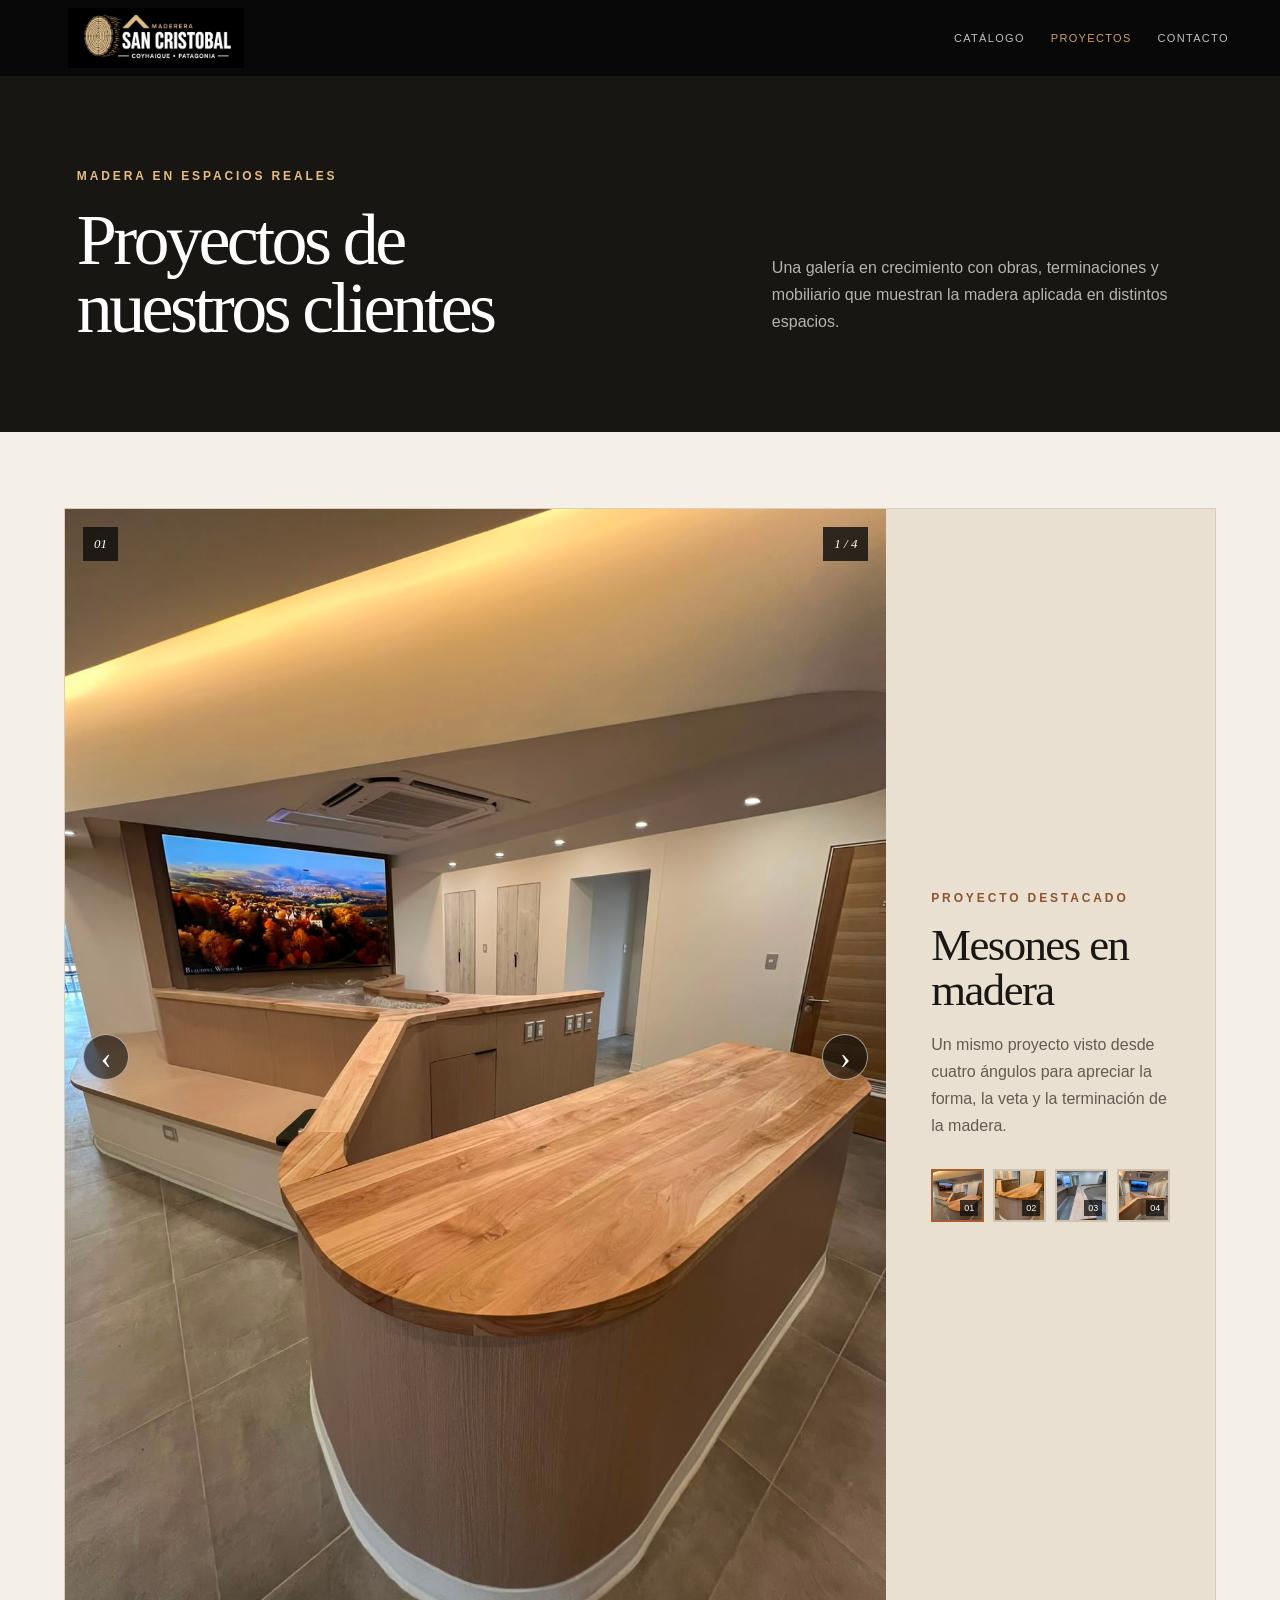
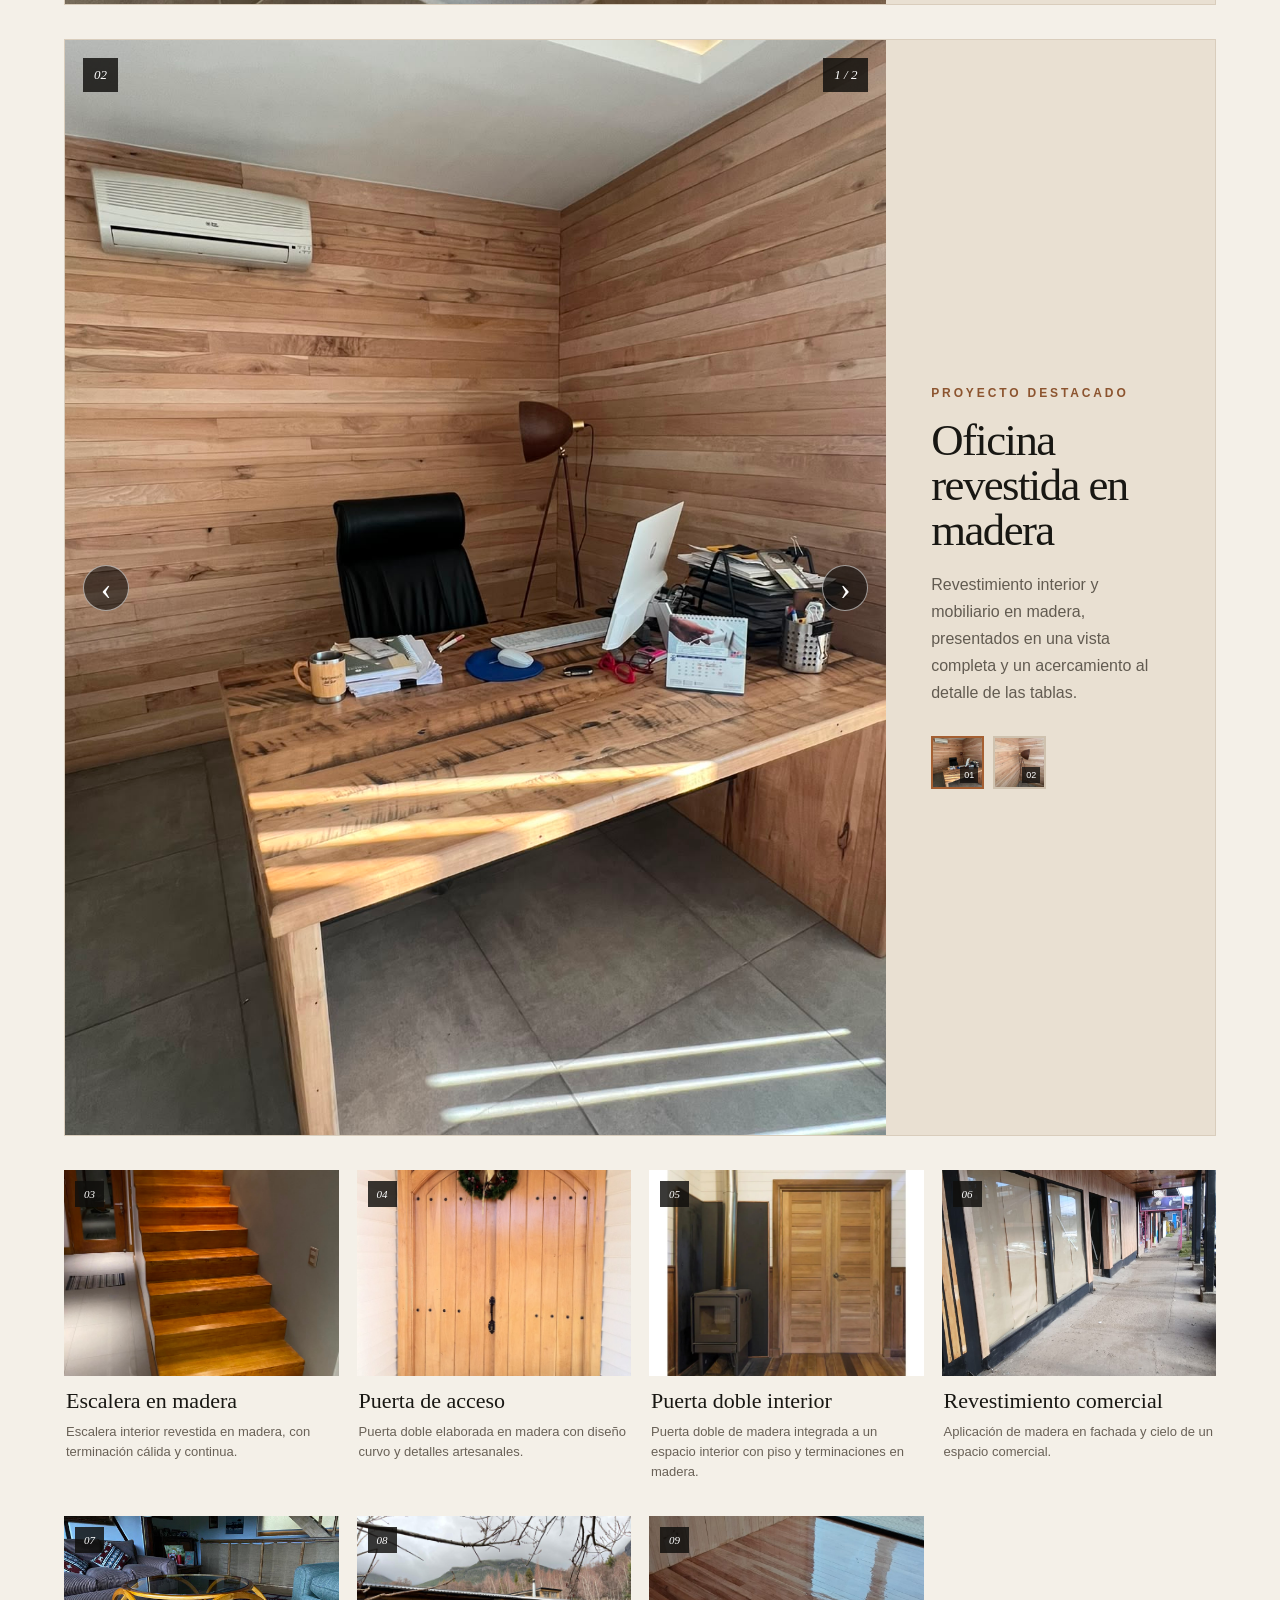
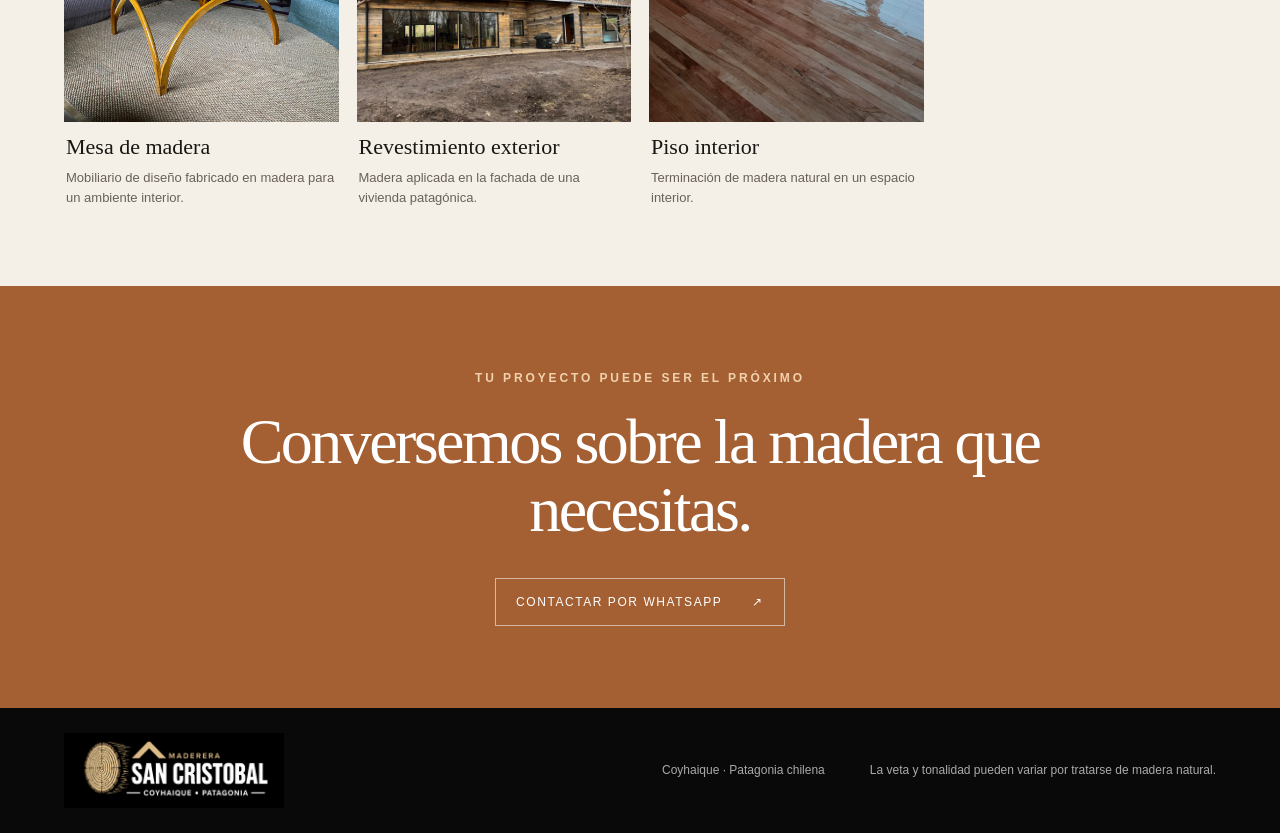
<file: proyectos/index.html>
<!DOCTYPE html><html lang="es"><head><meta charSet="utf-8"/><meta name="viewport" content="width=device-width, initial-scale=1"/><link rel="preload" href="/logo.png" as="image"/><link rel="preload" href="/proyectos/mesones-interior/angulo-1.jpg" as="image"/><link rel="preload" href="/proyectos/oficina-revestida/angulo-1.jpg" as="image"/><link rel="stylesheet" href="/_next/static/css/index.s0djfmRZ.css" data-rsc-css-href="/_next/static/css/index.s0djfmRZ.css" data-precedence="vite-rsc/importer-resources"/><link rel="modulepreload" fetchPriority="low" href="/_next/static/chunks/index-UNVwp0Z2.js"/><script src="/_next/static/chunks/rolldown-runtime-C60lm6uB.js" type="module" async=""></script><script src="/_next/static/chunks/framework-BgSIrAUN.js" type="module" async=""></script><link rel="modulepreload" href="/_next/static/chunks/layout-segment-context-BEWME2y0.js" crossorigin=""/><link rel="modulepreload" href="/_next/static/chunks/ZoomableProjectImage-C0f9x-iW.js" crossorigin=""/><title>Proyectos | Maderera San Cristóbal</title><meta name="description" content="Galería de proyectos realizados por clientes con madera de Maderera San Cristóbal."/><link rel="shortcut icon" href="/logo.png"/><link rel="icon" href="/logo.png"/><script>Object.assign(((self[Symbol.for("vinext.navigationRuntime")]??={bootstrap:{routeManifest:null},functions:{}}).bootstrap.rsc??={rsc:[]}),{params:{},nav:{"pathname":"/proyectos","searchParams":[]}})</script><link rel="modulepreload" href="/_next/static/chunks/index-UNVwp0Z2.js" />
</head><body><main><header class="topbar"><a class="brand" href="/" aria-label="Volver al inicio"><img src="/logo.png" alt="Maderera San Cristóbal"/></a><nav aria-label="Navegación principal"><a href="/#catalogo">Catálogo</a><a class="activeNav" href="/proyectos">Proyectos</a><a href="/#contacto">Contacto</a></nav></header><section class="projectHero"><div><span class="eyebrow">Madera en espacios reales</span><h1>Proyectos de<br/>nuestros clientes</h1></div><p>Una galería en crecimiento con obras, terminaciones y mobiliario que muestran la madera aplicada en distintos espacios.</p></section><section class="projectGallery" aria-label="Galería de proyectos"><article class="featuredProject"><input class="carouselState carouselPosition1" type="radio" id="mesones-en-madera-angulo-1" aria-label="Mostrar ángulo 1 de Mesones en madera" name="carousel-mesones-en-madera" checked=""/><input class="carouselState carouselPosition2" type="radio" id="mesones-en-madera-angulo-2" aria-label="Mostrar ángulo 2 de Mesones en madera" name="carousel-mesones-en-madera"/><input class="carouselState carouselPosition3" type="radio" id="mesones-en-madera-angulo-3" aria-label="Mostrar ángulo 3 de Mesones en madera" name="carousel-mesones-en-madera"/><input class="carouselState carouselPosition4" type="radio" id="mesones-en-madera-angulo-4" aria-label="Mostrar ángulo 4 de Mesones en madera" name="carousel-mesones-en-madera"/><div class="featuredProjectPhoto" aria-live="polite"><img class="carouselSlide carouselPosition1" src="/proyectos/mesones-interior/angulo-1.jpg" alt="Mesones en madera, ángulo 1 de 4" loading="eager"/><img class="carouselSlide carouselPosition2" src="/proyectos/mesones-interior/angulo-2.jpg" alt="Mesones en madera, ángulo 2 de 4" loading="lazy"/><img class="carouselSlide carouselPosition3" src="/proyectos/mesones-interior/angulo-3-limpio.webp" alt="Mesones en madera, ángulo 3 de 4" loading="lazy"/><img class="carouselSlide carouselPosition4" src="/proyectos/mesones-interior/angulo-4.jpg" alt="Mesones en madera, ángulo 4 de 4" loading="lazy"/><span class="featuredNumber">01</span><span class="featuredCounter carouselPosition1">1<!-- --> / <!-- -->4</span><span class="featuredCounter carouselPosition2">2<!-- --> / <!-- -->4</span><span class="featuredCounter carouselPosition3">3<!-- --> / <!-- -->4</span><span class="featuredCounter carouselPosition4">4<!-- --> / <!-- -->4</span><span class="carouselControls carouselPosition1"><label class="carouselArrow previous" for="mesones-en-madera-angulo-4" aria-label="Ver ángulo anterior">‹</label><label class="carouselArrow next" for="mesones-en-madera-angulo-2" aria-label="Ver ángulo siguiente">›</label></span><span class="carouselControls carouselPosition2"><label class="carouselArrow previous" for="mesones-en-madera-angulo-1" aria-label="Ver ángulo anterior">‹</label><label class="carouselArrow next" for="mesones-en-madera-angulo-3" aria-label="Ver ángulo siguiente">›</label></span><span class="carouselControls carouselPosition3"><label class="carouselArrow previous" for="mesones-en-madera-angulo-2" aria-label="Ver ángulo anterior">‹</label><label class="carouselArrow next" for="mesones-en-madera-angulo-4" aria-label="Ver ángulo siguiente">›</label></span><span class="carouselControls carouselPosition4"><label class="carouselArrow previous" for="mesones-en-madera-angulo-3" aria-label="Ver ángulo anterior">‹</label><label class="carouselArrow next" for="mesones-en-madera-angulo-1" aria-label="Ver ángulo siguiente">›</label></span></div><div class="featuredProjectInfo"><span class="eyebrow dark">Proyecto destacado</span><h2>Mesones en madera</h2><p>Un mismo proyecto visto desde cuatro ángulos para apreciar la forma, la veta y la terminación de la madera.</p><div class="carouselThumbnails" aria-label="Elegir ángulo del proyecto"><label class="carouselThumbnail carouselPosition1" for="mesones-en-madera-angulo-1" aria-label="Ver ángulo 1"><img src="/proyectos/mesones-interior/angulo-1.jpg" alt="" loading="eager"/><span>01</span></label><label class="carouselThumbnail carouselPosition2" for="mesones-en-madera-angulo-2" aria-label="Ver ángulo 2"><img src="/proyectos/mesones-interior/angulo-2.jpg" alt="" loading="lazy"/><span>02</span></label><label class="carouselThumbnail carouselPosition3" for="mesones-en-madera-angulo-3" aria-label="Ver ángulo 3"><img src="/proyectos/mesones-interior/angulo-3-limpio.webp" alt="" loading="lazy"/><span>03</span></label><label class="carouselThumbnail carouselPosition4" for="mesones-en-madera-angulo-4" aria-label="Ver ángulo 4"><img src="/proyectos/mesones-interior/angulo-4.jpg" alt="" loading="lazy"/><span>04</span></label></div></div></article><article class="featuredProject"><input class="carouselState carouselPosition1" type="radio" id="oficina-revestida-en-madera-angulo-1" aria-label="Mostrar ángulo 1 de Oficina revestida en madera" name="carousel-oficina-revestida-en-madera" checked=""/><input class="carouselState carouselPosition2" type="radio" id="oficina-revestida-en-madera-angulo-2" aria-label="Mostrar ángulo 2 de Oficina revestida en madera" name="carousel-oficina-revestida-en-madera"/><div class="featuredProjectPhoto" aria-live="polite"><img class="carouselSlide carouselPosition1" src="/proyectos/oficina-revestida/angulo-1.jpg" alt="Oficina revestida en madera, ángulo 1 de 2" loading="eager"/><img class="carouselSlide carouselPosition2" src="/proyectos/oficina-revestida/angulo-2.jpg" alt="Oficina revestida en madera, ángulo 2 de 2" loading="lazy"/><span class="featuredNumber">02</span><span class="featuredCounter carouselPosition1">1<!-- --> / <!-- -->2</span><span class="featuredCounter carouselPosition2">2<!-- --> / <!-- -->2</span><span class="carouselControls carouselPosition1"><label class="carouselArrow previous" for="oficina-revestida-en-madera-angulo-2" aria-label="Ver ángulo anterior">‹</label><label class="carouselArrow next" for="oficina-revestida-en-madera-angulo-2" aria-label="Ver ángulo siguiente">›</label></span><span class="carouselControls carouselPosition2"><label class="carouselArrow previous" for="oficina-revestida-en-madera-angulo-1" aria-label="Ver ángulo anterior">‹</label><label class="carouselArrow next" for="oficina-revestida-en-madera-angulo-1" aria-label="Ver ángulo siguiente">›</label></span></div><div class="featuredProjectInfo"><span class="eyebrow dark">Proyecto destacado</span><h2>Oficina revestida en madera</h2><p>Revestimiento interior y mobiliario en madera, presentados en una vista completa y un acercamiento al detalle de las tablas.</p><div class="carouselThumbnails" aria-label="Elegir ángulo del proyecto"><label class="carouselThumbnail carouselPosition1" for="oficina-revestida-en-madera-angulo-1" aria-label="Ver ángulo 1"><img src="/proyectos/oficina-revestida/angulo-1.jpg" alt="" loading="eager"/><span>01</span></label><label class="carouselThumbnail carouselPosition2" for="oficina-revestida-en-madera-angulo-2" aria-label="Ver ángulo 2"><img src="/proyectos/oficina-revestida/angulo-2.jpg" alt="" loading="lazy"/><span>02</span></label></div></div></article><article class="galleryCard vertical"><div class="galleryPhoto"><button class="projectImageButton" type="button" aria-label="Ampliar Escalera en madera"><img src="/proyectos/escalera-madera.jpg" alt="Escalera en madera" loading="eager"/><span class="galleryNumber">03</span><span class="zoomHint" aria-hidden="true">Ampliar ↗</span></button></div><div class="galleryCaption"><h2>Escalera en madera</h2><p>Escalera interior revestida en madera, con terminación cálida y continua.</p></div></article><article class="galleryCard vertical"><div class="galleryPhoto"><button class="projectImageButton" type="button" aria-label="Ampliar Puerta de acceso"><img src="/proyectos/puerta-madera.jpg" alt="Puerta de acceso" loading="eager"/><span class="galleryNumber">04</span><span class="zoomHint" aria-hidden="true">Ampliar ↗</span></button></div><div class="galleryCaption"><h2>Puerta de acceso</h2><p>Puerta doble elaborada en madera con diseño curvo y detalles artesanales.</p></div></article><article class="galleryCard vertical"><div class="galleryPhoto"><button class="projectImageButton" type="button" aria-label="Ampliar Puerta doble interior"><img src="/proyectos/puerta-doble-interior.jpg" alt="Puerta doble interior" loading="lazy"/><span class="galleryNumber">05</span><span class="zoomHint" aria-hidden="true">Ampliar ↗</span></button></div><div class="galleryCaption"><h2>Puerta doble interior</h2><p>Puerta doble de madera integrada a un espacio interior con piso y terminaciones en madera.</p></div></article><article class="galleryCard vertical"><div class="galleryPhoto"><button class="projectImageButton" type="button" aria-label="Ampliar Revestimiento comercial"><img src="/proyectos/revestimiento-local.jpg" alt="Revestimiento comercial" loading="lazy"/><span class="galleryNumber">06</span><span class="zoomHint" aria-hidden="true">Ampliar ↗</span></button></div><div class="galleryCaption"><h2>Revestimiento comercial</h2><p>Aplicación de madera en fachada y cielo de un espacio comercial.</p></div></article><article class="galleryCard horizontal"><div class="galleryPhoto"><button class="projectImageButton" type="button" aria-label="Ampliar Mesa de madera"><img src="/proyectos/mesa-madera.jpg" alt="Mesa de madera" loading="lazy"/><span class="galleryNumber">07</span><span class="zoomHint" aria-hidden="true">Ampliar ↗</span></button></div><div class="galleryCaption"><h2>Mesa de madera</h2><p>Mobiliario de diseño fabricado en madera para un ambiente interior.</p></div></article><article class="galleryCard horizontal"><div class="galleryPhoto"><button class="projectImageButton" type="button" aria-label="Ampliar Revestimiento exterior"><img src="/proyectos/revestimiento-exterior.jpg" alt="Revestimiento exterior" loading="lazy"/><span class="galleryNumber">08</span><span class="zoomHint" aria-hidden="true">Ampliar ↗</span></button></div><div class="galleryCaption"><h2>Revestimiento exterior</h2><p>Madera aplicada en la fachada de una vivienda patagónica.</p></div></article><article class="galleryCard vertical"><div class="galleryPhoto"><button class="projectImageButton" type="button" aria-label="Ampliar Piso interior"><img src="/proyectos/piso-interior.jpg" alt="Piso interior" loading="lazy"/><span class="galleryNumber">09</span><span class="zoomHint" aria-hidden="true">Ampliar ↗</span></button></div><div class="galleryCaption"><h2>Piso interior</h2><p>Terminación de madera natural en un espacio interior.</p></div></article></section><section class="projectContact"><span class="eyebrow">Tu proyecto puede ser el próximo</span><h2>Conversemos sobre la madera que necesitas.</h2><a href="https://wa.me/56988190536" target="_blank" rel="noreferrer">Contactar por WhatsApp <span>↗</span></a></section><footer><img src="/logo.png" alt="Maderera San Cristóbal"/><p>Coyhaique · Patagonia chilena</p><p>La veta y tonalidad pueden variar por tratarse de madera natural.</p></footer></main><script type="module" src="/_next/static/chunks/index-UNVwp0Z2.js" id="_R_" async=""></script><script>((self[Symbol.for("vinext.navigationRuntime")]??={bootstrap:{routeManifest:null},functions:{}}).bootstrap.rsc??={rsc:[]}).rsc.push("2:I[\"665e12b0c064\",[],\"Children\",1]\n")</script><script>((self[Symbol.for("vinext.navigationRuntime")]??={bootstrap:{routeManifest:null},functions:{}}).bootstrap.rsc??={rsc:[]}).rsc.push("3:I[\"0c849aaf347d\",[],\"GlobalErrorBoundary\",1]\n")</script><script>((self[Symbol.for("vinext.navigationRuntime")]??={bootstrap:{routeManifest:null},functions:{}}).bootstrap.rsc??={rsc:[]}).rsc.push("4:I[\"becbbbeadc9b\",[],\"default\",1]\n")</script><script>((self[Symbol.for("vinext.navigationRuntime")]??={bootstrap:{routeManifest:null},functions:{}}).bootstrap.rsc??={rsc:[]}).rsc.push("5:I[\"0c849aaf347d\",[],\"ErrorBoundary\",1]\n")</script><script>((self[Symbol.for("vinext.navigationRuntime")]??={bootstrap:{routeManifest:null},functions:{}}).bootstrap.rsc??={rsc:[]}).rsc.push("6:I[\"757ae097eb41\",[],\"LayoutSegmentProvider\",1]\n")</script><script>((self[Symbol.for("vinext.navigationRuntime")]??={bootstrap:{routeManifest:null},functions:{}}).bootstrap.rsc??={rsc:[]}).rsc.push("7:I[\"665e12b0c064\",[],\"Slot\",1]\n")</script><script>((self[Symbol.for("vinext.navigationRuntime")]??={bootstrap:{routeManifest:null},functions:{}}).bootstrap.rsc??={rsc:[]}).rsc.push("8:I[\"a38a13628f7a\",[],\"AppRouterScrollTarget\",1]\n")</script><script>((self[Symbol.for("vinext.navigationRuntime")]??={bootstrap:{routeManifest:null},functions:{}}).bootstrap.rsc??={rsc:[]}).rsc.push("9:I[\"0c849aaf347d\",[],\"RedirectBoundary\",1]\n")</script><script>((self[Symbol.for("vinext.navigationRuntime")]??={bootstrap:{routeManifest:null},functions:{}}).bootstrap.rsc??={rsc:[]}).rsc.push(":HL[\"/_next/static/css/index.s0djfmRZ.css\",\"style\"     ]\n")</script><script>((self[Symbol.for("vinext.navigationRuntime")]??={bootstrap:{routeManifest:null},functions:{}}).bootstrap.rsc??={rsc:[]}).rsc.push("0:{\"__route\":\"route:/proyectos\",\"__interceptionContext\":null,\"__layoutIds\":[\"layout:/\"],\"__rootLayout\":\"/\",\"__sourcePage\":\"/proyectos/page\",\"page:/proyectos\":\"$L1\",\"layout:/\":[[[[\"$\",\"link\",\"css:/_next/static/css/index.s0djfmRZ.css\",{\"rel\":\"stylesheet\",\"precedence\":\"vite-rsc/importer-resources\",\"href\":\"/_next/static/css/index.s0djfmRZ.css\",\"data-rsc-css-href\":\"/_next/static/css/index.s0djfmRZ.css\"}],\"$undefined\"],[\"$\",\"html\",null,{\"lang\":\"es\",\"children\":[\"$\",\"body\",null,{\"children\":[\"$\",\"$L2\",null,{}]}]}]],null],\"route:/proyectos\":[[[\"$\",\"meta\",null,{\"charSet\":\"utf-8\"}],[[\"$\",\"title\",\"0\",{\"children\":\"Proyectos | Maderera San Cristóbal\"}],[\"$\",\"meta\",\"1\",{\"name\":\"description\",\"content\":\"Galería de proyectos realizados por clientes con madera de Maderera San Cristóbal.\"}],[\"$\",\"link\",\"2\",{\"rel\":\"shortcut icon\",\"href\":\"/logo.png\"}],[\"$\",\"link\",\"3\",{\"rel\":\"icon\",\"href\":\"/logo.png\"}]],[[\"$\",\"meta\",\"0\",{\"name\":\"viewport\",\"content\":\"width=device-width, initial-scale=1\"}]]],[\"$\",\"$L3\",null,{\"fallback\":\"$4\",\"children\":[\"$\",\"$L5\",null,{\"fallback\":\"$4\",\"children\":[\"$\",\"$L6\",null,{\"providerId\":\"layout:/\",\"segmentMap\":{\"children\":[\"proyectos\"]},\"children\":[\"$\",\"$L7\",null,{\"id\":\"layout:/\",\"parallelSlots\":\"$undefined\",\"children\":[\"$\",\"$L8\",null,{\"children\":[\"$\",\"$L9\",null,{\"children\":[[\"$\",\"$L6\",null,{\"providerId\":\"page:/proyectos\",\"segmentMap\":{\"children\":[\"__PAGE__\"]},\"children\":[\"$\",\"$L7\",null,{\"id\":\"page:/proyectos\"}]}],null]}]}]}]}]}]}],null,null],\"__layoutFlags\":{\"layout:/\":\"s\"},\"__artifactCompatibility\":{\"schemaVersion\":1,\"graphVersion\":\"app-route-graph:f13aeac704ee27e0\",\"deploymentVersion\":\"3ec70040-4853-4f2c-b857-a363bf21fa21\",\"appElementsSchemaVersion\":1,\"rscPayloadSchemaVersion\":1,\"rootBoundaryId\":\"/\",\"renderEpoch\":null},\"__renderObservation\":{\"schemaVersion\":1,\"output\":{\"kind\":\"app-rsc\",\"mountedSlotsFingerprint\":null,\"renderEpoch\":null,\"rootBoundaryId\":\"/\",\"routeId\":\"route:/proyectos\"},\"completeness\":\"partial\",\"boundaryOutcome\":{\"kind\":\"unknown\"},\"requestApis\":[{\"kind\":\"connection\",\"status\":\"unknown\"},{\"kind\":\"cookies\",\"status\":\"unknown\"},{\"kind\":\"draftMode\",\"status\":\"unknown\"},{\"kind\":\"headers\",\"status\":\"unknown\"},{\"kind\":\"params\",\"status\":\"unknown\"},{\"kind\":\"searchParams\",\"status\":\"unknown\"}],\"dynamicFetches\":[],\"cacheTags\":[\"/proyectos\",\"_N_T_/layout\",\"_N_T_/proyectos\",\"_N_T_/proyectos/layout\",\"_N_T_/proyectos/page\"],\"pathTags\":[\"/proyectos\"],\"cacheability\":\"unknown\",\"downgrade\":{\"target\":\"freshRender\",\"reasons\":[{\"code\":\"CP_DOWNGRADE_CACHEABILITY_UNKNOWN\",\"target\":\"freshRender\"},{\"code\":\"CP_DOWNGRADE_INCOMPLETE_OBSERVATION\",\"completeness\":\"partial\",\"target\":\"freshRender\"},{\"code\":\"CP_DOWNGRADE_UNKNOWN_REQUEST_API\",\"requestApi\":\"connection\",\"target\":\"freshRender\"},{\"code\":\"CP_DOWNGRADE_UNKNOWN_REQUEST_API\",\"requestApi\":\"cookies\",\"target\":\"freshRender\"},{\"code\":\"CP_DOWNGRADE_UNKNOWN_REQUEST_API\",\"requestApi\":\"draftMode\",\"target\":\"freshRender\"},{\"code\":\"CP_DOWNGRADE_UNKNOWN_REQUEST_API\",\"requestApi\":\"headers\",\"target\":\"freshRender\"},{\"code\":\"CP_DOWNGRADE_UNKNOWN_REQUEST_API\",\"requestApi\":\"params\",\"target\":\"freshRender\"},{\"code\":\"CP_DOWNGRADE_UNKNOWN_REQUEST_API\",\"requestApi\":\"searchParams\",\"target\":\"freshRender\"}],\"fallback\":{\"kind\":\"breakerFallback\",\"code\":\"CP_PRIVATE_DYNAMIC_DOWNGRADE\",\"mode\":\"renderFresh\",\"scope\":\"affectedOutput\",\"fields\":{\"reasonCodes\":[\"CP_DOWNGRADE_CACHEABILITY_UNKNOWN\",\"CP_DOWNGRADE_INCOMPLETE_OBSERVATION\",\"CP_DOWNGRADE_UNKNOWN_REQUEST_API\",\"CP_DOWNGRADE_UNKNOWN_REQUEST_API\",\"CP_DOWNGRADE_UNKNOWN_REQUEST_API\",\"CP_DOWNGRADE_UNKNOWN_REQUEST_API\",\"CP_DOWNGRADE_UNKNOWN_REQUEST_API\",\"CP_DOWNGRADE_UNKNOWN_REQUEST_API\"],\"target\":\"freshRender\"}},\"isPublicCacheCandidate\":false}}}\n")</script><script>((self[Symbol.for("vinext.navigationRuntime")]??={bootstrap:{routeManifest:null},functions:{}}).bootstrap.rsc??={rsc:[]}).rsc.push(":HL[\"/logo.png\",\"image\"]\n")</script><script>((self[Symbol.for("vinext.navigationRuntime")]??={bootstrap:{routeManifest:null},functions:{}}).bootstrap.rsc??={rsc:[]}).rsc.push(":HL[\"/proyectos/mesones-interior/angulo-1.jpg\",\"image\"]\n")</script><script>((self[Symbol.for("vinext.navigationRuntime")]??={bootstrap:{routeManifest:null},functions:{}}).bootstrap.rsc??={rsc:[]}).rsc.push("1:[\"$\",\"main\",null,{\"children\":[[\"$\",\"header\",null,{\"className\":\"topbar\",\"children\":[[\"$\",\"a\",null,{\"className\":\"brand\",\"href\":\"/\",\"aria-label\":\"Volver al inicio\",\"children\":[\"$\",\"img\",null,{\"src\":\"/logo.png\",\"alt\":\"Maderera San Cristóbal\"}]}],[\"$\",\"nav\",null,{\"aria-label\":\"Navegación principal\",\"children\":[[\"$\",\"a\",null,{\"href\":\"/#catalogo\",\"children\":\"Catálogo\"}],[\"$\",\"a\",null,{\"className\":\"activeNav\",\"href\":\"/proyectos\",\"children\":\"Proyectos\"}],[\"$\",\"a\",null,{\"href\":\"/#contacto\",\"children\":\"Contacto\"}]]}]]}],[\"$\",\"section\",null,{\"className\":\"projectHero\",\"children\":[[\"$\",\"div\",null,{\"children\":[[\"$\",\"span\",null,{\"className\":\"eyebrow\",\"children\":\"Madera en espacios reales\"}],[\"$\",\"h1\",null,{\"children\":[\"Proyectos de\",[\"$\",\"br\",null,{}],\"nuestros clientes\"]}]]}],[\"$\",\"p\",null,{\"children\":\"Una galería en crecimiento con obras, terminaciones y mobiliario que muestran la madera aplicada en distintos espacios.\"}]]}],[\"$\",\"section\",null,{\"className\":\"projectGallery\",\"aria-label\":\"Galería de proyectos\",\"children\":[[\"$\",\"article\",null,{\"className\":\"featuredProject\",\"children\":[[[\"$\",\"input\",\"mesones-en-madera-estado-1\",{\"className\":\"carouselState carouselPosition1\",\"type\":\"radio\",\"name\":\"carousel-mesones-en-madera\",\"id\":\"mesones-en-madera-angulo-1\",\"defaultChecked\":true,\"aria-label\":\"Mostrar ángulo 1 de Mesones en madera\"}],[\"$\",\"input\",\"mesones-en-madera-estado-2\",{\"className\":\"carouselState carouselPosition2\",\"type\":\"radio\",\"name\":\"carousel-mesones-en-madera\",\"id\":\"mesones-en-madera-angulo-2\",\"defaultChecked\":false,\"aria-label\":\"Mostrar ángulo 2 de Mesones en madera\"}],[\"$\",\"input\",\"mesones-en-madera-estado-3\",{\"className\":\"carouselState carouselPosition3\",\"type\":\"radio\",\"name\":\"carousel-mesones-en-madera\",\"id\":\"mesones-en-madera-angulo-3\",\"defaultChecked\":false,\"aria-label\":\"Mostrar ángulo 3 de Mesones en madera\"}],[\"$\",\"input\",\"mesones-en-madera-estado-4\",{\"className\":\"carouselState carouselPosition4\",\"type\":\"radio\",\"name\":\"carousel-mesones-en-madera\",\"id\":\"mesones-en-madera-angulo-4\",\"defaultChecked\":false,\"aria-label\":\"Mostrar ángulo 4 de Mesones en madera\"}]],[\"$\",\"div\",null,{\"className\":\"featuredProjectPhoto\",\"aria-live\":\"polite\",\"children\":[[[\"$\",\"img\",\"/proyectos/mesones-interior/angulo-1.jpg\",{\"className\":\"carouselSlide carouselPosition1\",\"src\":\"/proyectos/mesones-interior/angulo-1.jpg\",\"alt\":\"Mesones en madera, ángulo 1 de 4\",\"loading\":\"eager\"}],[\"$\",\"img\",\"/proyectos/mesones-interior/angulo-2.jpg\",{\"className\":\"carouselSlide carouselPosition2\",\"src\":\"/proyectos/mesones-interior/angulo-2.jpg\",\"alt\":\"Mesones en madera, ángulo 2 de 4\",\"loading\":\"lazy\"}],[\"$\",\"img\",\"/proyectos/mesones-interior/angulo-3-limpio.webp\",{\"className\":\"carouselSlide carouselPosition3\",\"src\":\"/proyectos/mesones-interior/angulo-3-limpio.webp\",\"alt\":\"Mesones en madera, ángulo 3 de 4\",\"loading\":\"lazy\"}],[\"$\",\"img\",\"/proyectos/mesones-interior/angulo-4.jpg\",{\"className\":\"carouselSlide carouselPosition4\",\"src\":\"/proyectos/mesones-interior/angulo-4.jpg\",\"alt\":\"Mesones en madera, ángulo 4 de 4\",\"loading\":\"lazy\"}]],[\"$\",\"span\",null,{\"className\":\"featuredNumber\",\"children\":\"01\"}],[[\"$\",\"span\",\"mesones-en-madera-contador-1\",{\"className\":\"featuredCounter carouselPosition1\",\"children\":[1,\" / \",4]}],[\"$\",\"span\",\"mesones-en-madera-contador-2\",{\"className\":\"featuredCounter carouselPosition2\",\"children\":[2,\" / \",4]}],[\"$\",\"span\",\"mesones-en-madera-contador-3\",{\"className\":\"featuredCounter carouselPosition3\",\"children\":[3,\" / \",4]}],[\"$\",\"span\",\"mesones-en-madera-contador-4\",{\"className\":\"featuredCounter carouselPosition4\",\"children\":[4,\" / \",4]}]],[[\"$\",\"span\",\"mesones-en-madera-controles-1\",{\"className\":\"carouselControls carouselPosition1\",\"children\":[[\"$\",\"label\",null,{\"className\":\"carouselArrow previous\",\"htmlFor\":\"mesones-en-madera-angulo-4\",\"aria-label\":\"Ver ángulo anterior\",\"children\":\"‹\"}],[\"$\",\"label\",null,{\"className\":\"carouselArrow next\",\"htmlFor\":\"mesones-en-madera-angulo-2\",\"aria-label\":\"Ver ángulo siguiente\",\"children\":\"›\"}]]}],[\"$\",\"span\",\"mesones-en-madera-controles-2\",{\"className\":\"carouselControls carouselPosition2\",\"children\":[[\"$\",\"label\",null,{\"className\":\"carouselArrow previous\",\"htmlFor\":\"mesones-en-madera-angulo-1\",\"aria-label\":\"Ver ángulo anterior\",\"children\":\"‹\"}],\"$La\"]}],\"$Lb\",\"$Lc\"]]}],\"$Ld\"]}],\"$Le\",[\"$Lf\",\"$L10\",\"$L11\",\"$L12\",\"$L13\",\"$L14\",\"$L15\"]]}],\"$L16\",\"$L17\"]}]\n")</script><script>((self[Symbol.for("vinext.navigationRuntime")]??={bootstrap:{routeManifest:null},functions:{}}).bootstrap.rsc??={rsc:[]}).rsc.push("18:I[\"fef1a1feaa93\",[],\"default\",1]\n")</script><script>((self[Symbol.for("vinext.navigationRuntime")]??={bootstrap:{routeManifest:null},functions:{}}).bootstrap.rsc??={rsc:[]}).rsc.push(":HL[\"/proyectos/oficina-revestida/angulo-1.jpg\",\"image\"]\n")</script><script>((self[Symbol.for("vinext.navigationRuntime")]??={bootstrap:{routeManifest:null},functions:{}}).bootstrap.rsc??={rsc:[]}).rsc.push("a:[\"$\",\"label\",null,{\"className\":\"carouselArrow next\",\"htmlFor\":\"mesones-en-madera-angulo-3\",\"aria-label\":\"Ver ángulo siguiente\",\"children\":\"›\"}]\n")</script><script>((self[Symbol.for("vinext.navigationRuntime")]??={bootstrap:{routeManifest:null},functions:{}}).bootstrap.rsc??={rsc:[]}).rsc.push("b:[\"$\",\"span\",\"mesones-en-madera-controles-3\",{\"className\":\"carouselControls carouselPosition3\",\"children\":[[\"$\",\"label\",null,{\"className\":\"carouselArrow previous\",\"htmlFor\":\"mesones-en-madera-angulo-2\",\"aria-label\":\"Ver ángulo anterior\",\"children\":\"‹\"}],[\"$\",\"label\",null,{\"className\":\"carouselArrow next\",\"htmlFor\":\"mesones-en-madera-angulo-4\",\"aria-label\":\"Ver ángulo siguiente\",\"children\":\"›\"}]]}]\n")</script><script>((self[Symbol.for("vinext.navigationRuntime")]??={bootstrap:{routeManifest:null},functions:{}}).bootstrap.rsc??={rsc:[]}).rsc.push("c:[\"$\",\"span\",\"mesones-en-madera-controles-4\",{\"className\":\"carouselControls carouselPosition4\",\"children\":[[\"$\",\"label\",null,{\"className\":\"carouselArrow previous\",\"htmlFor\":\"mesones-en-madera-angulo-3\",\"aria-label\":\"Ver ángulo anterior\",\"children\":\"‹\"}],[\"$\",\"label\",null,{\"className\":\"carouselArrow next\",\"htmlFor\":\"mesones-en-madera-angulo-1\",\"aria-label\":\"Ver ángulo siguiente\",\"children\":\"›\"}]]}]\n")</script><script>((self[Symbol.for("vinext.navigationRuntime")]??={bootstrap:{routeManifest:null},functions:{}}).bootstrap.rsc??={rsc:[]}).rsc.push("d:[\"$\",\"div\",null,{\"className\":\"featuredProjectInfo\",\"children\":[[\"$\",\"span\",null,{\"className\":\"eyebrow dark\",\"children\":\"Proyecto destacado\"}],[\"$\",\"h2\",null,{\"children\":\"Mesones en madera\"}],[\"$\",\"p\",null,{\"children\":\"Un mismo proyecto visto desde cuatro ángulos para apreciar la forma, la veta y la terminación de la madera.\"}],[\"$\",\"div\",null,{\"className\":\"carouselThumbnails\",\"aria-label\":\"Elegir ángulo del proyecto\",\"children\":[[\"$\",\"label\",\"/proyectos/mesones-interior/angulo-1.jpg\",{\"className\":\"carouselThumbnail carouselPosition1\",\"htmlFor\":\"mesones-en-madera-angulo-1\",\"aria-label\":\"Ver ángulo 1\",\"children\":[[\"$\",\"img\",null,{\"src\":\"/proyectos/mesones-interior/angulo-1.jpg\",\"alt\":\"\",\"loading\":\"eager\"}],[\"$\",\"span\",null,{\"children\":\"01\"}]]}],[\"$\",\"label\",\"/proyectos/mesones-interior/angulo-2.jpg\",{\"className\":\"carouselThumbnail carouselPosition2\",\"htmlFor\":\"mesones-en-madera-angulo-2\",\"aria-label\":\"Ver ángulo 2\",\"children\":[[\"$\",\"img\",null,{\"src\":\"/proyectos/mesones-interior/angulo-2.jpg\",\"alt\":\"\",\"loading\":\"lazy\"}],[\"$\",\"span\",null,{\"children\":\"02\"}]]}],[\"$\",\"label\",\"/proyectos/mesones-interior/angulo-3-limpio.webp\",{\"className\":\"carouselThumbnail carouselPosition3\",\"htmlFor\":\"mesones-en-madera-angulo-3\",\"aria-label\":\"Ver ángulo 3\",\"children\":[[\"$\",\"img\",null,{\"src\":\"/proyectos/mesones-interior/angulo-3-limpio.webp\",\"alt\":\"\",\"loading\":\"lazy\"}],[\"$\",\"span\",null,{\"children\":\"03\"}]]}],[\"$\",\"label\",\"/proyectos/mesones-interior/angulo-4.jpg\",{\"className\":\"carouselThumbnail carouselPosition4\",\"htmlFor\":\"mesones-en-madera-angulo-4\",\"aria-label\":\"Ver ángulo 4\",\"children\":[[\"$\",\"img\",null,{\"src\":\"/proyectos/mesones-interior/angulo-4.jpg\",\"alt\":\"\",\"loading\":\"lazy\"}],[\"$\",\"span\",null,{\"children\":\"04\"}]]}]]}]]}]\n")</script><script>((self[Symbol.for("vinext.navigationRuntime")]??={bootstrap:{routeManifest:null},functions:{}}).bootstrap.rsc??={rsc:[]}).rsc.push("e:[\"$\",\"article\",null,{\"className\":\"featuredProject\",\"children\":[[[\"$\",\"input\",\"oficina-revestida-en-madera-estado-1\",{\"className\":\"carouselState carouselPosition1\",\"type\":\"radio\",\"name\":\"carousel-oficina-revestida-en-madera\",\"id\":\"oficina-revestida-en-madera-angulo-1\",\"defaultChecked\":true,\"aria-label\":\"Mostrar ángulo 1 de Oficina revestida en madera\"}],[\"$\",\"input\",\"oficina-revestida-en-madera-estado-2\",{\"className\":\"carouselState carouselPosition2\",\"type\":\"radio\",\"name\":\"carousel-oficina-revestida-en-madera\",\"id\":\"oficina-revestida-en-madera-angulo-2\",\"defaultChecked\":false,\"aria-label\":\"Mostrar ángulo 2 de Oficina revestida en madera\"}]],[\"$\",\"div\",null,{\"className\":\"featuredProjectPhoto\",\"aria-live\":\"polite\",\"children\":[[[\"$\",\"img\",\"/proyectos/oficina-revestida/angulo-1.jpg\",{\"className\":\"carouselSlide carouselPosition1\",\"src\":\"/proyectos/oficina-revestida/angulo-1.jpg\",\"alt\":\"Oficina revestida en madera, ángulo 1 de 2\",\"loading\":\"eager\"}],[\"$\",\"img\",\"/proyectos/oficina-revestida/angulo-2.jpg\",{\"className\":\"carouselSlide carouselPosition2\",\"src\":\"/proyectos/oficina-revestida/angulo-2.jpg\",\"alt\":\"Oficina revestida en madera, ángulo 2 de 2\",\"loading\":\"lazy\"}]],[\"$\",\"span\",null,{\"className\":\"featuredNumber\",\"children\":\"02\"}],[[\"$\",\"span\",\"oficina-revestida-en-madera-contador-1\",{\"className\":\"featuredCounter carouselPosition1\",\"children\":[1,\" / \",2]}],[\"$\",\"span\",\"oficina-revestida-en-madera-contador-2\",{\"className\":\"featuredCounter carouselPosition2\",\"children\":[2,\" / \",2]}]],[[\"$\",\"span\",\"oficina-revestida-en-madera-controles-1\",{\"className\":\"carouselControls carouselPosition1\",\"children\":[[\"$\",\"label\",null,{\"className\":\"carouselArrow previous\",\"htmlFor\":\"oficina-revestida-en-madera-angulo-2\",\"aria-label\":\"Ver ángulo anterior\",\"children\":\"‹\"}],[\"$\",\"label\",null,{\"className\":\"carouselArrow next\",\"htmlFor\":\"oficina-revestida-en-madera-angulo-2\",\"aria-label\":\"Ver ángulo siguiente\",\"children\":\"›\"}]]}],[\"$\",\"span\",\"oficina-revestida-en-madera-controles-2\",{\"className\":\"carouselControls carouselPosition2\",\"children\":[[\"$\",\"label\",null,{\"className\":\"carouselArrow previous\",\"htmlFor\":\"oficina-revestida-en-madera-angulo-1\",\"aria-label\":\"Ver ángulo anterior\",\"children\":\"‹\"}],[\"$\",\"label\",null,{\"className\":\"carouselArrow next\",\"htmlFor\":\"oficina-revestida-en-madera-angulo-1\",\"aria-label\":\"Ver ángulo siguiente\",\"children\":\"›\"}]]}]]]}],[\"$\",\"div\",null,{\"className\":\"featuredProjectInfo\",\"children\":[[\"$\",\"span\",null,{\"className\":\"eyebrow dark\",\"children\":\"Proyecto destacado\"}],[\"$\",\"h2\",null,{\"children\":\"Oficina revestida en madera\"}],[\"$\",\"p\",null,{\"children\":\"Revestimiento interior y mobiliario en madera, presentados en una vista completa y un acercamiento al detalle de las tablas.\"}],[\"$\",\"div\",null,{\"className\":\"carouselThumbnails\",\"aria-label\":\"Elegir ángulo del proyecto\",\"children\":[[\"$\",\"label\",\"/proyectos/oficina-revestida/angulo-1.jpg\",{\"className\":\"carouselThumbnail carouselPosition1\",\"htmlFor\":\"oficina-revestida-en-madera-angulo-1\",\"aria-label\":\"Ver ángulo 1\",\"children\":[[\"$\",\"img\",null,{\"src\":\"/proyectos/oficina-revestida/angulo-1.jpg\",\"alt\":\"\",\"loading\":\"eager\"}],[\"$\",\"span\",null,{\"children\":\"01\"}]]}],[\"$\",\"label\",\"/proyectos/oficina-revestida/angulo-2.jpg\",{\"className\":\"carouselThumbnail carouselPosition2\",\"htmlFor\":\"oficina-revestida-en-madera-angulo-2\",\"aria-label\":\"Ver ángulo 2\",\"children\":[[\"$\",\"img\",null,{\"src\":\"/proyectos/oficina-revestida/angulo-2.jpg\",\"alt\":\"\",\"loading\":\"lazy\"}],[\"$\",\"span\",null,{\"children\":\"02\"}]]}]]}]]}]]}]\n")</script><script>((self[Symbol.for("vinext.navigationRuntime")]??={bootstrap:{routeManifest:null},functions:{}}).bootstrap.rsc??={rsc:[]}).rsc.push("f:[\"$\",\"article\",\"Escalera en madera\",{\"className\":\"galleryCard vertical\",\"children\":[[\"$\",\"div\",null,{\"className\":\"galleryPhoto\",\"children\":[\"$\",\"$L18\",null,{\"src\":\"/proyectos/escalera-madera.jpg\",\"alt\":\"Escalera en madera\",\"numero\":\"03\",\"loading\":\"eager\"}]}],[\"$\",\"div\",null,{\"className\":\"galleryCaption\",\"children\":[[\"$\",\"h2\",null,{\"children\":\"Escalera en madera\"}],[\"$\",\"p\",null,{\"children\":\"Escalera interior revestida en madera, con terminación cálida y continua.\"}]]}]]}]\n")</script><script>((self[Symbol.for("vinext.navigationRuntime")]??={bootstrap:{routeManifest:null},functions:{}}).bootstrap.rsc??={rsc:[]}).rsc.push("10:[\"$\",\"article\",\"Puerta de acceso\",{\"className\":\"galleryCard vertical\",\"children\":[[\"$\",\"div\",null,{\"className\":\"galleryPhoto\",\"children\":[\"$\",\"$L18\",null,{\"src\":\"/proyectos/puerta-madera.jpg\",\"alt\":\"Puerta de acceso\",\"numero\":\"04\",\"loading\":\"eager\"}]}],[\"$\",\"div\",null,{\"className\":\"galleryCaption\",\"children\":[[\"$\",\"h2\",null,{\"children\":\"Puerta de acceso\"}],[\"$\",\"p\",null,{\"children\":\"Puerta doble elaborada en madera con diseño curvo y detalles artesanales.\"}]]}]]}]\n")</script><script>((self[Symbol.for("vinext.navigationRuntime")]??={bootstrap:{routeManifest:null},functions:{}}).bootstrap.rsc??={rsc:[]}).rsc.push("11:[\"$\",\"article\",\"Puerta doble interior\",{\"className\":\"galleryCard vertical\",\"children\":[[\"$\",\"div\",null,{\"className\":\"galleryPhoto\",\"children\":[\"$\",\"$L18\",null,{\"src\":\"/proyectos/puerta-doble-interior.jpg\",\"alt\":\"Puerta doble interior\",\"numero\":\"05\",\"loading\":\"lazy\"}]}],[\"$\",\"div\",null,{\"className\":\"galleryCaption\",\"children\":[[\"$\",\"h2\",null,{\"children\":\"Puerta doble interior\"}],[\"$\",\"p\",null,{\"children\":\"Puerta doble de madera integrada a un espacio interior con piso y terminaciones en madera.\"}]]}]]}]\n")</script><script>((self[Symbol.for("vinext.navigationRuntime")]??={bootstrap:{routeManifest:null},functions:{}}).bootstrap.rsc??={rsc:[]}).rsc.push("12:[\"$\",\"article\",\"Revestimiento comercial\",{\"className\":\"galleryCard vertical\",\"children\":[[\"$\",\"div\",null,{\"className\":\"galleryPhoto\",\"children\":[\"$\",\"$L18\",null,{\"src\":\"/proyectos/revestimiento-local.jpg\",\"alt\":\"Revestimiento comercial\",\"numero\":\"06\",\"loading\":\"lazy\"}]}],[\"$\",\"div\",null,{\"className\":\"galleryCaption\",\"children\":[[\"$\",\"h2\",null,{\"children\":\"Revestimiento comercial\"}],[\"$\",\"p\",null,{\"children\":\"Aplicación de madera en fachada y cielo de un espacio comercial.\"}]]}]]}]\n")</script><script>((self[Symbol.for("vinext.navigationRuntime")]??={bootstrap:{routeManifest:null},functions:{}}).bootstrap.rsc??={rsc:[]}).rsc.push("13:[\"$\",\"article\",\"Mesa de madera\",{\"className\":\"galleryCard horizontal\",\"children\":[[\"$\",\"div\",null,{\"className\":\"galleryPhoto\",\"children\":[\"$\",\"$L18\",null,{\"src\":\"/proyectos/mesa-madera.jpg\",\"alt\":\"Mesa de madera\",\"numero\":\"07\",\"loading\":\"lazy\"}]}],[\"$\",\"div\",null,{\"className\":\"galleryCaption\",\"children\":[[\"$\",\"h2\",null,{\"children\":\"Mesa de madera\"}],[\"$\",\"p\",null,{\"children\":\"Mobiliario de diseño fabricado en madera para un ambiente interior.\"}]]}]]}]\n")</script><script>((self[Symbol.for("vinext.navigationRuntime")]??={bootstrap:{routeManifest:null},functions:{}}).bootstrap.rsc??={rsc:[]}).rsc.push("14:[\"$\",\"article\",\"Revestimiento exterior\",{\"className\":\"galleryCard horizontal\",\"children\":[[\"$\",\"div\",null,{\"className\":\"galleryPhoto\",\"children\":[\"$\",\"$L18\",null,{\"src\":\"/proyectos/revestimiento-exterior.jpg\",\"alt\":\"Revestimiento exterior\",\"numero\":\"08\",\"loading\":\"lazy\"}]}],[\"$\",\"div\",null,{\"className\":\"galleryCaption\",\"children\":[[\"$\",\"h2\",null,{\"children\":\"Revestimiento exterior\"}],[\"$\",\"p\",null,{\"children\":\"Madera aplicada en la fachada de una vivienda patagónica.\"}]]}]]}]\n")</script><script>((self[Symbol.for("vinext.navigationRuntime")]??={bootstrap:{routeManifest:null},functions:{}}).bootstrap.rsc??={rsc:[]}).rsc.push("15:[\"$\",\"article\",\"Piso interior\",{\"className\":\"galleryCard vertical\",\"children\":[[\"$\",\"div\",null,{\"className\":\"galleryPhoto\",\"children\":[\"$\",\"$L18\",null,{\"src\":\"/proyectos/piso-interior.jpg\",\"alt\":\"Piso interior\",\"numero\":\"09\",\"loading\":\"lazy\"}]}],[\"$\",\"div\",null,{\"className\":\"galleryCaption\",\"children\":[[\"$\",\"h2\",null,{\"children\":\"Piso interior\"}],[\"$\",\"p\",null,{\"children\":\"Terminación de madera natural en un espacio interior.\"}]]}]]}]\n")</script><script>((self[Symbol.for("vinext.navigationRuntime")]??={bootstrap:{routeManifest:null},functions:{}}).bootstrap.rsc??={rsc:[]}).rsc.push("16:[\"$\",\"section\",null,{\"className\":\"projectContact\",\"children\":[[\"$\",\"span\",null,{\"className\":\"eyebrow\",\"children\":\"Tu proyecto puede ser el próximo\"}],[\"$\",\"h2\",null,{\"children\":\"Conversemos sobre la madera que necesitas.\"}],[\"$\",\"a\",null,{\"href\":\"https://wa.me/56988190536\",\"target\":\"_blank\",\"rel\":\"noreferrer\",\"children\":[\"Contactar por WhatsApp \",[\"$\",\"span\",null,{\"children\":\"↗\"}]]}]]}]\n")</script><script>((self[Symbol.for("vinext.navigationRuntime")]??={bootstrap:{routeManifest:null},functions:{}}).bootstrap.rsc??={rsc:[]}).rsc.push("17:[\"$\",\"footer\",null,{\"children\":[[\"$\",\"img\",null,{\"src\":\"/logo.png\",\"alt\":\"Maderera San Cristóbal\"}],[\"$\",\"p\",null,{\"children\":\"Coyhaique · Patagonia chilena\"}],[\"$\",\"p\",null,{\"children\":\"La veta y tonalidad pueden variar por tratarse de madera natural.\"}]]}]\n")</script><script>Object.assign(((self[Symbol.for("vinext.navigationRuntime")]??={bootstrap:{routeManifest:null},functions:{}}).bootstrap.rsc??={rsc:[]}),{"initialCacheKind":"static"});((self[Symbol.for("vinext.navigationRuntime")]??={bootstrap:{routeManifest:null},functions:{}}).bootstrap.rsc??={rsc:[]}).done=true</script></body></html>
</file>
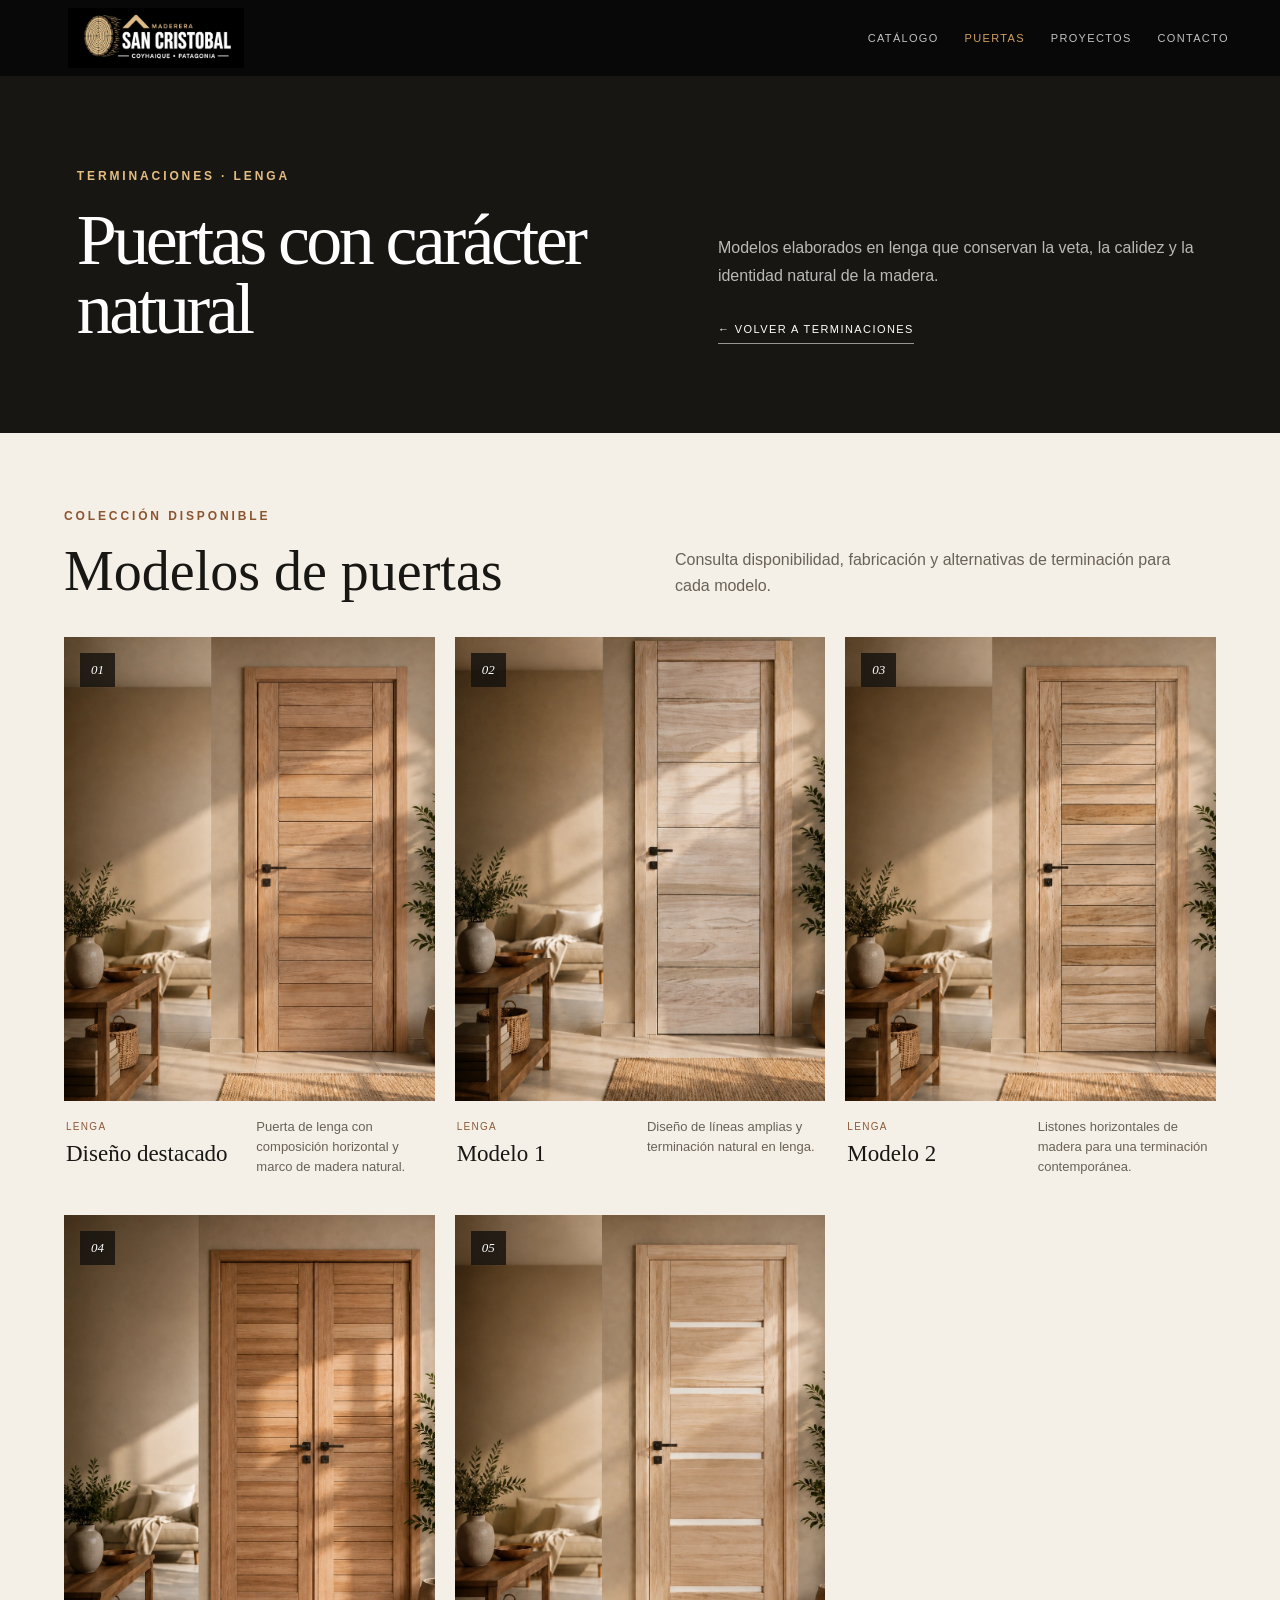
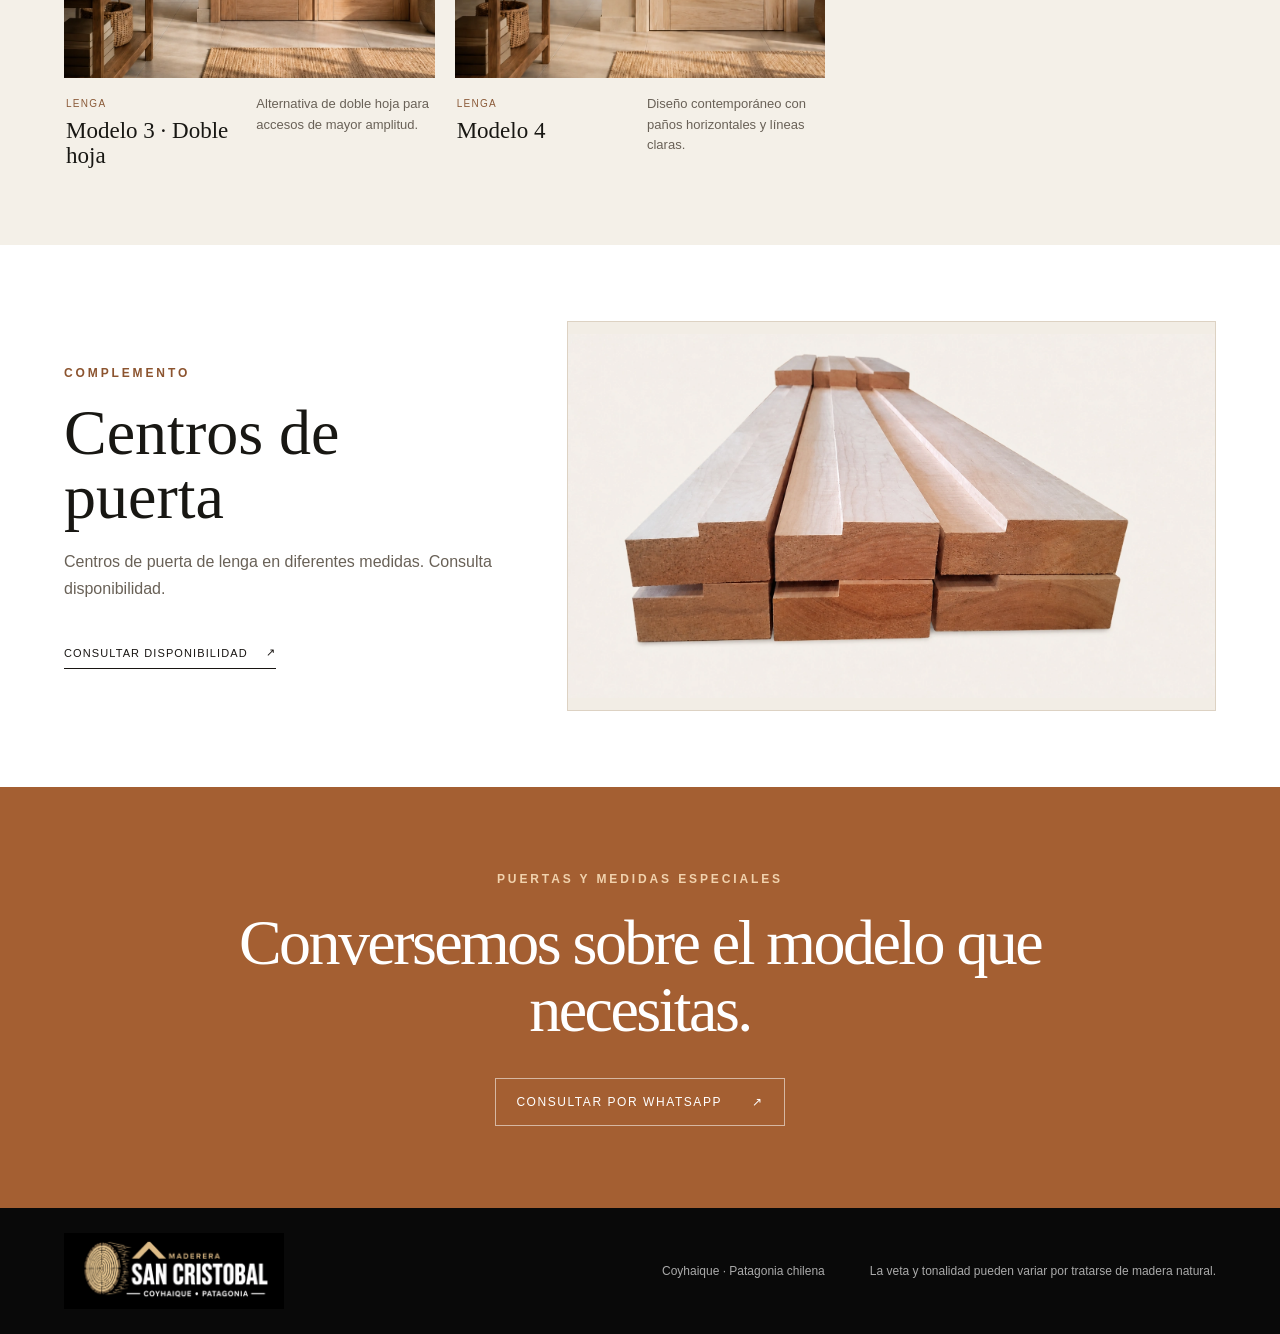
<file: puertas/index.html>
<!DOCTYPE html><html lang="es"><head><meta charSet="utf-8"/><meta name="viewport" content="width=device-width, initial-scale=1"/><link rel="preload" href="/logo.png" as="image"/><link rel="preload" href="/puertas/diseno-destacado.webp" as="image"/><link rel="preload" href="/puertas/modelo-1.webp" as="image"/><link rel="stylesheet" href="/_next/static/css/index.s0djfmRZ.css" data-rsc-css-href="/_next/static/css/index.s0djfmRZ.css" data-precedence="vite-rsc/importer-resources"/><link rel="modulepreload" fetchPriority="low" href="/_next/static/chunks/index-UNVwp0Z2.js"/><script src="/_next/static/chunks/rolldown-runtime-C60lm6uB.js" type="module" async=""></script><script src="/_next/static/chunks/framework-BgSIrAUN.js" type="module" async=""></script><link rel="modulepreload" href="/_next/static/chunks/layout-segment-context-BEWME2y0.js" crossorigin=""/><title>Puertas de lenga | Maderera San Cristóbal</title><meta name="description" content="Colección de puertas y centros de puerta elaborados en lenga por Maderera San Cristóbal."/><link rel="shortcut icon" href="/logo.png"/><link rel="icon" href="/logo.png"/><script>Object.assign(((self[Symbol.for("vinext.navigationRuntime")]??={bootstrap:{routeManifest:null},functions:{}}).bootstrap.rsc??={rsc:[]}),{params:{},nav:{"pathname":"/puertas","searchParams":[]}})</script><link rel="modulepreload" href="/_next/static/chunks/index-UNVwp0Z2.js" />
</head><body><main><header class="topbar"><a class="brand" href="/" aria-label="Volver al inicio"><img src="/logo.png" alt="Maderera San Cristóbal"/></a><nav aria-label="Navegación principal"><a href="/#catalogo">Catálogo</a><a class="activeNav" href="/puertas">Puertas</a><a href="/proyectos">Proyectos</a><a href="/#contacto">Contacto</a></nav></header><section class="doorHero"><div><span class="eyebrow">Terminaciones · Lenga</span><h1>Puertas con carácter natural</h1></div><div class="doorHeroCopy"><p>Modelos elaborados en lenga que conservan la veta, la calidez y la identidad natural de la madera.</p><a href="/#catalogo">← Volver a terminaciones</a></div></section><section class="doorCollection" aria-label="Modelos de puertas de lenga"><div class="doorCollectionIntro"><span class="eyebrow dark">Colección disponible</span><h2>Modelos de puertas</h2><p>Consulta disponibilidad, fabricación y alternativas de terminación para cada modelo.</p></div><div class="doorGrid"><article class="doorCard"><div class="doorPhoto"><img src="/puertas/diseno-destacado.webp" alt="Diseño destacado de puerta de lenga" loading="eager"/><span>01</span></div><div class="doorCaption"><div><span>Lenga</span><h2>Diseño destacado</h2></div><p>Puerta de lenga con composición horizontal y marco de madera natural.</p></div></article><article class="doorCard"><div class="doorPhoto"><img src="/puertas/modelo-1.webp" alt="Modelo 1 de puerta de lenga" loading="eager"/><span>02</span></div><div class="doorCaption"><div><span>Lenga</span><h2>Modelo 1</h2></div><p>Diseño de líneas amplias y terminación natural en lenga.</p></div></article><article class="doorCard"><div class="doorPhoto"><img src="/puertas/modelo-2.webp" alt="Modelo 2 de puerta de lenga" loading="lazy"/><span>03</span></div><div class="doorCaption"><div><span>Lenga</span><h2>Modelo 2</h2></div><p>Listones horizontales de madera para una terminación contemporánea.</p></div></article><article class="doorCard"><div class="doorPhoto"><img src="/puertas/modelo-3-doble.webp" alt="Modelo 3 · Doble hoja de puerta de lenga" loading="lazy"/><span>04</span></div><div class="doorCaption"><div><span>Lenga</span><h2>Modelo 3 · Doble hoja</h2></div><p>Alternativa de doble hoja para accesos de mayor amplitud.</p></div></article><article class="doorCard"><div class="doorPhoto"><img src="/puertas/modelo-4.webp" alt="Modelo 4 de puerta de lenga" loading="lazy"/><span>05</span></div><div class="doorCaption"><div><span>Lenga</span><h2>Modelo 4</h2></div><p>Diseño contemporáneo con paños horizontales y líneas claras.</p></div></article></div></section><section class="doorCenters" aria-label="Centros de puerta"><div class="doorCentersInfo"><span class="eyebrow dark">Complemento</span><h2>Centros de puerta</h2><p>Centros de puerta de lenga en diferentes medidas. Consulta disponibilidad.</p><a href="https://wa.me/56988190536" target="_blank" rel="noreferrer">Consultar disponibilidad <span>↗</span></a></div><div class="doorCentersPhoto"><img src="/puertas/centros-puerta-lenga.webp" alt="Centros de puerta de lenga en diferentes medidas" loading="lazy"/></div></section><section class="projectContact"><span class="eyebrow">Puertas y medidas especiales</span><h2>Conversemos sobre el modelo que necesitas.</h2><a href="https://wa.me/56988190536" target="_blank" rel="noreferrer">Consultar por WhatsApp <span>↗</span></a></section><footer><img src="/logo.png" alt="Maderera San Cristóbal"/><p>Coyhaique · Patagonia chilena</p><p>La veta y tonalidad pueden variar por tratarse de madera natural.</p></footer></main><script type="module" src="/_next/static/chunks/index-UNVwp0Z2.js" id="_R_" async=""></script><script>((self[Symbol.for("vinext.navigationRuntime")]??={bootstrap:{routeManifest:null},functions:{}}).bootstrap.rsc??={rsc:[]}).rsc.push("2:I[\"665e12b0c064\",[],\"Children\",1]\n")</script><script>((self[Symbol.for("vinext.navigationRuntime")]??={bootstrap:{routeManifest:null},functions:{}}).bootstrap.rsc??={rsc:[]}).rsc.push("3:I[\"0c849aaf347d\",[],\"GlobalErrorBoundary\",1]\n")</script><script>((self[Symbol.for("vinext.navigationRuntime")]??={bootstrap:{routeManifest:null},functions:{}}).bootstrap.rsc??={rsc:[]}).rsc.push("4:I[\"becbbbeadc9b\",[],\"default\",1]\n")</script><script>((self[Symbol.for("vinext.navigationRuntime")]??={bootstrap:{routeManifest:null},functions:{}}).bootstrap.rsc??={rsc:[]}).rsc.push("5:I[\"0c849aaf347d\",[],\"ErrorBoundary\",1]\n")</script><script>((self[Symbol.for("vinext.navigationRuntime")]??={bootstrap:{routeManifest:null},functions:{}}).bootstrap.rsc??={rsc:[]}).rsc.push("6:I[\"757ae097eb41\",[],\"LayoutSegmentProvider\",1]\n")</script><script>((self[Symbol.for("vinext.navigationRuntime")]??={bootstrap:{routeManifest:null},functions:{}}).bootstrap.rsc??={rsc:[]}).rsc.push("7:I[\"665e12b0c064\",[],\"Slot\",1]\n")</script><script>((self[Symbol.for("vinext.navigationRuntime")]??={bootstrap:{routeManifest:null},functions:{}}).bootstrap.rsc??={rsc:[]}).rsc.push("8:I[\"a38a13628f7a\",[],\"AppRouterScrollTarget\",1]\n")</script><script>((self[Symbol.for("vinext.navigationRuntime")]??={bootstrap:{routeManifest:null},functions:{}}).bootstrap.rsc??={rsc:[]}).rsc.push("9:I[\"0c849aaf347d\",[],\"RedirectBoundary\",1]\n")</script><script>((self[Symbol.for("vinext.navigationRuntime")]??={bootstrap:{routeManifest:null},functions:{}}).bootstrap.rsc??={rsc:[]}).rsc.push(":HL[\"/_next/static/css/index.s0djfmRZ.css\",\"style\"     ]\n")</script><script>((self[Symbol.for("vinext.navigationRuntime")]??={bootstrap:{routeManifest:null},functions:{}}).bootstrap.rsc??={rsc:[]}).rsc.push("0:{\"__route\":\"route:/puertas\",\"__interceptionContext\":null,\"__layoutIds\":[\"layout:/\"],\"__rootLayout\":\"/\",\"__sourcePage\":\"/puertas/page\",\"page:/puertas\":\"$L1\",\"layout:/\":[[[[\"$\",\"link\",\"css:/_next/static/css/index.s0djfmRZ.css\",{\"rel\":\"stylesheet\",\"precedence\":\"vite-rsc/importer-resources\",\"href\":\"/_next/static/css/index.s0djfmRZ.css\",\"data-rsc-css-href\":\"/_next/static/css/index.s0djfmRZ.css\"}],\"$undefined\"],[\"$\",\"html\",null,{\"lang\":\"es\",\"children\":[\"$\",\"body\",null,{\"children\":[\"$\",\"$L2\",null,{}]}]}]],null],\"route:/puertas\":[[[\"$\",\"meta\",null,{\"charSet\":\"utf-8\"}],[[\"$\",\"title\",\"0\",{\"children\":\"Puertas de lenga | Maderera San Cristóbal\"}],[\"$\",\"meta\",\"1\",{\"name\":\"description\",\"content\":\"Colección de puertas y centros de puerta elaborados en lenga por Maderera San Cristóbal.\"}],[\"$\",\"link\",\"2\",{\"rel\":\"shortcut icon\",\"href\":\"/logo.png\"}],[\"$\",\"link\",\"3\",{\"rel\":\"icon\",\"href\":\"/logo.png\"}]],[[\"$\",\"meta\",\"0\",{\"name\":\"viewport\",\"content\":\"width=device-width, initial-scale=1\"}]]],[\"$\",\"$L3\",null,{\"fallback\":\"$4\",\"children\":[\"$\",\"$L5\",null,{\"fallback\":\"$4\",\"children\":[\"$\",\"$L6\",null,{\"providerId\":\"layout:/\",\"segmentMap\":{\"children\":[\"puertas\"]},\"children\":[\"$\",\"$L7\",null,{\"id\":\"layout:/\",\"parallelSlots\":\"$undefined\",\"children\":[\"$\",\"$L8\",null,{\"children\":[\"$\",\"$L9\",null,{\"children\":[[\"$\",\"$L6\",null,{\"providerId\":\"page:/puertas\",\"segmentMap\":{\"children\":[\"__PAGE__\"]},\"children\":[\"$\",\"$L7\",null,{\"id\":\"page:/puertas\"}]}],null]}]}]}]}]}]}],null,null],\"__layoutFlags\":{\"layout:/\":\"s\"},\"__artifactCompatibility\":{\"schemaVersion\":1,\"graphVersion\":\"app-route-graph:c3658f9819882e79\",\"deploymentVersion\":\"3ec70040-4853-4f2c-b857-a363bf21fa21\",\"appElementsSchemaVersion\":1,\"rscPayloadSchemaVersion\":1,\"rootBoundaryId\":\"/\",\"renderEpoch\":null},\"__renderObservation\":{\"schemaVersion\":1,\"output\":{\"kind\":\"app-rsc\",\"mountedSlotsFingerprint\":null,\"renderEpoch\":null,\"rootBoundaryId\":\"/\",\"routeId\":\"route:/puertas\"},\"completeness\":\"partial\",\"boundaryOutcome\":{\"kind\":\"unknown\"},\"requestApis\":[{\"kind\":\"connection\",\"status\":\"unknown\"},{\"kind\":\"cookies\",\"status\":\"unknown\"},{\"kind\":\"draftMode\",\"status\":\"unknown\"},{\"kind\":\"headers\",\"status\":\"unknown\"},{\"kind\":\"params\",\"status\":\"unknown\"},{\"kind\":\"searchParams\",\"status\":\"unknown\"}],\"dynamicFetches\":[],\"cacheTags\":[\"/puertas\",\"_N_T_/layout\",\"_N_T_/puertas\",\"_N_T_/puertas/layout\",\"_N_T_/puertas/page\"],\"pathTags\":[\"/puertas\"],\"cacheability\":\"unknown\",\"downgrade\":{\"target\":\"freshRender\",\"reasons\":[{\"code\":\"CP_DOWNGRADE_CACHEABILITY_UNKNOWN\",\"target\":\"freshRender\"},{\"code\":\"CP_DOWNGRADE_INCOMPLETE_OBSERVATION\",\"completeness\":\"partial\",\"target\":\"freshRender\"},{\"code\":\"CP_DOWNGRADE_UNKNOWN_REQUEST_API\",\"requestApi\":\"connection\",\"target\":\"freshRender\"},{\"code\":\"CP_DOWNGRADE_UNKNOWN_REQUEST_API\",\"requestApi\":\"cookies\",\"target\":\"freshRender\"},{\"code\":\"CP_DOWNGRADE_UNKNOWN_REQUEST_API\",\"requestApi\":\"draftMode\",\"target\":\"freshRender\"},{\"code\":\"CP_DOWNGRADE_UNKNOWN_REQUEST_API\",\"requestApi\":\"headers\",\"target\":\"freshRender\"},{\"code\":\"CP_DOWNGRADE_UNKNOWN_REQUEST_API\",\"requestApi\":\"params\",\"target\":\"freshRender\"},{\"code\":\"CP_DOWNGRADE_UNKNOWN_REQUEST_API\",\"requestApi\":\"searchParams\",\"target\":\"freshRender\"}],\"fallback\":{\"kind\":\"breakerFallback\",\"code\":\"CP_PRIVATE_DYNAMIC_DOWNGRADE\",\"mode\":\"renderFresh\",\"scope\":\"affectedOutput\",\"fields\":{\"reasonCodes\":[\"CP_DOWNGRADE_CACHEABILITY_UNKNOWN\",\"CP_DOWNGRADE_INCOMPLETE_OBSERVATION\",\"CP_DOWNGRADE_UNKNOWN_REQUEST_API\",\"CP_DOWNGRADE_UNKNOWN_REQUEST_API\",\"CP_DOWNGRADE_UNKNOWN_REQUEST_API\",\"CP_DOWNGRADE_UNKNOWN_REQUEST_API\",\"CP_DOWNGRADE_UNKNOWN_REQUEST_API\",\"CP_DOWNGRADE_UNKNOWN_REQUEST_API\"],\"target\":\"freshRender\"}},\"isPublicCacheCandidate\":false}}}\n")</script><script>((self[Symbol.for("vinext.navigationRuntime")]??={bootstrap:{routeManifest:null},functions:{}}).bootstrap.rsc??={rsc:[]}).rsc.push(":HL[\"/logo.png\",\"image\"]\n")</script><script>((self[Symbol.for("vinext.navigationRuntime")]??={bootstrap:{routeManifest:null},functions:{}}).bootstrap.rsc??={rsc:[]}).rsc.push(":HL[\"/puertas/diseno-destacado.webp\",\"image\"]\n")</script><script>((self[Symbol.for("vinext.navigationRuntime")]??={bootstrap:{routeManifest:null},functions:{}}).bootstrap.rsc??={rsc:[]}).rsc.push(":HL[\"/puertas/modelo-1.webp\",\"image\"]\n")</script><script>((self[Symbol.for("vinext.navigationRuntime")]??={bootstrap:{routeManifest:null},functions:{}}).bootstrap.rsc??={rsc:[]}).rsc.push("1:[\"$\",\"main\",null,{\"children\":[[\"$\",\"header\",null,{\"className\":\"topbar\",\"children\":[[\"$\",\"a\",null,{\"className\":\"brand\",\"href\":\"/\",\"aria-label\":\"Volver al inicio\",\"children\":[\"$\",\"img\",null,{\"src\":\"/logo.png\",\"alt\":\"Maderera San Cristóbal\"}]}],[\"$\",\"nav\",null,{\"aria-label\":\"Navegación principal\",\"children\":[[\"$\",\"a\",null,{\"href\":\"/#catalogo\",\"children\":\"Catálogo\"}],[\"$\",\"a\",null,{\"className\":\"activeNav\",\"href\":\"/puertas\",\"children\":\"Puertas\"}],[\"$\",\"a\",null,{\"href\":\"/proyectos\",\"children\":\"Proyectos\"}],[\"$\",\"a\",null,{\"href\":\"/#contacto\",\"children\":\"Contacto\"}]]}]]}],[\"$\",\"section\",null,{\"className\":\"doorHero\",\"children\":[[\"$\",\"div\",null,{\"children\":[[\"$\",\"span\",null,{\"className\":\"eyebrow\",\"children\":\"Terminaciones · Lenga\"}],[\"$\",\"h1\",null,{\"children\":\"Puertas con carácter natural\"}]]}],[\"$\",\"div\",null,{\"className\":\"doorHeroCopy\",\"children\":[[\"$\",\"p\",null,{\"children\":\"Modelos elaborados en lenga que conservan la veta, la calidez y la identidad natural de la madera.\"}],[\"$\",\"a\",null,{\"href\":\"/#catalogo\",\"children\":\"← Volver a terminaciones\"}]]}]]}],[\"$\",\"section\",null,{\"className\":\"doorCollection\",\"aria-label\":\"Modelos de puertas de lenga\",\"children\":[[\"$\",\"div\",null,{\"className\":\"doorCollectionIntro\",\"children\":[[\"$\",\"span\",null,{\"className\":\"eyebrow dark\",\"children\":\"Colección disponible\"}],[\"$\",\"h2\",null,{\"children\":\"Modelos de puertas\"}],[\"$\",\"p\",null,{\"children\":\"Consulta disponibilidad, fabricación y alternativas de terminación para cada modelo.\"}]]}],[\"$\",\"div\",null,{\"className\":\"doorGrid\",\"children\":[[\"$\",\"article\",\"Diseño destacado\",{\"className\":\"doorCard\",\"children\":[[\"$\",\"div\",null,{\"className\":\"doorPhoto\",\"children\":[[\"$\",\"img\",null,{\"src\":\"/puertas/diseno-destacado.webp\",\"alt\":\"Diseño destacado de puerta de lenga\",\"loading\":\"eager\"}],[\"$\",\"span\",null,{\"children\":\"01\"}]]}],[\"$\",\"div\",null,{\"className\":\"doorCaption\",\"children\":[[\"$\",\"div\",null,{\"children\":[[\"$\",\"span\",null,{\"children\":\"Lenga\"}],[\"$\",\"h2\",null,{\"children\":\"Diseño destacado\"}]]}],[\"$\",\"p\",null,{\"children\":\"Puerta de lenga con composición horizontal y marco de madera natural.\"}]]}]]}],[\"$\",\"article\",\"Modelo 1\",{\"className\":\"doorCard\",\"children\":[[\"$\",\"div\",null,{\"className\":\"doorPhoto\",\"children\":[[\"$\",\"img\",null,{\"src\":\"/puertas/modelo-1.webp\",\"alt\":\"Modelo 1 de puerta de lenga\",\"loading\":\"eager\"}],[\"$\",\"span\",null,{\"children\":\"02\"}]]}],[\"$\",\"div\",null,{\"className\":\"doorCaption\",\"children\":[[\"$\",\"div\",null,{\"children\":[[\"$\",\"span\",null,{\"children\":\"Lenga\"}],[\"$\",\"h2\",null,{\"children\":\"Modelo 1\"}]]}],[\"$\",\"p\",null,{\"children\":\"Diseño de líneas amplias y terminación natural en lenga.\"}]]}]]}],[\"$\",\"article\",\"Modelo 2\",{\"className\":\"doorCard\",\"children\":[[\"$\",\"div\",null,{\"className\":\"doorPhoto\",\"children\":[[\"$\",\"img\",null,{\"src\":\"/puertas/modelo-2.webp\",\"alt\":\"Modelo 2 de puerta de lenga\",\"loading\":\"lazy\"}],[\"$\",\"span\",null,{\"children\":\"03\"}]]}],[\"$\",\"div\",null,{\"className\":\"doorCaption\",\"children\":[[\"$\",\"div\",null,{\"children\":[[\"$\",\"span\",null,{\"children\":\"Lenga\"}],[\"$\",\"h2\",null,{\"children\":\"Modelo 2\"}]]}],[\"$\",\"p\",null,{\"children\":\"Listones horizontales de madera para una terminación contemporánea.\"}]]}]]}],[\"$\",\"article\",\"Modelo 3 · Doble hoja\",{\"className\":\"doorCard\",\"children\":[[\"$\",\"div\",null,{\"className\":\"doorPhoto\",\"children\":[[\"$\",\"img\",null,{\"src\":\"/puertas/modelo-3-doble.webp\",\"alt\":\"Modelo 3 · Doble hoja de puerta de lenga\",\"loading\":\"lazy\"}],[\"$\",\"span\",null,{\"children\":\"04\"}]]}],[\"$\",\"div\",null,{\"className\":\"doorCaption\",\"children\":[[\"$\",\"div\",null,{\"children\":[[\"$\",\"span\",null,{\"children\":\"Lenga\"}],[\"$\",\"h2\",null,{\"children\":\"Modelo 3 · Doble hoja\"}]]}],[\"$\",\"p\",null,{\"children\":\"Alternativa de doble hoja para accesos de mayor amplitud.\"}]]}]]}],[\"$\",\"article\",\"Modelo 4\",{\"className\":\"doorCard\",\"children\":[[\"$\",\"div\",null,{\"className\":\"doorPhoto\",\"children\":[[\"$\",\"img\",null,{\"src\":\"/puertas/modelo-4.webp\",\"alt\":\"Modelo 4 de puerta de lenga\",\"loading\":\"lazy\"}],[\"$\",\"span\",null,{\"children\":\"05\"}]]}],[\"$\",\"div\",null,{\"className\":\"doorCaption\",\"children\":[[\"$\",\"div\",null,{\"children\":[[\"$\",\"span\",null,{\"children\":\"Lenga\"}],[\"$\",\"h2\",null,{\"children\":\"Modelo 4\"}]]}],[\"$\",\"p\",null,{\"children\":\"Diseño contemporáneo con paños horizontales y líneas claras.\"}]]}]]}]]}]]}],[\"$\",\"section\",null,{\"className\":\"doorCenters\",\"aria-label\":\"Centros de puerta\",\"children\":[[\"$\",\"div\",null,{\"className\":\"doorCentersInfo\",\"children\":[[\"$\",\"span\",null,{\"className\":\"eyebrow dark\",\"children\":\"Complemento\"}],[\"$\",\"h2\",null,{\"children\":\"Centros de puerta\"}],[\"$\",\"p\",null,{\"children\":\"Centros de puerta de lenga en diferentes medidas. Consulta disponibilidad.\"}],[\"$\",\"a\",null,{\"href\":\"https://wa.me/56988190536\",\"target\":\"_blank\",\"rel\":\"noreferrer\",\"children\":[\"Consultar disponibilidad \",\"$La\"]}]]}],\"$Lb\"]}],\"$Lc\",\"$Ld\"]}]\n")</script><script>((self[Symbol.for("vinext.navigationRuntime")]??={bootstrap:{routeManifest:null},functions:{}}).bootstrap.rsc??={rsc:[]}).rsc.push("a:[\"$\",\"span\",null,{\"children\":\"↗\"}]\n")</script><script>((self[Symbol.for("vinext.navigationRuntime")]??={bootstrap:{routeManifest:null},functions:{}}).bootstrap.rsc??={rsc:[]}).rsc.push("b:[\"$\",\"div\",null,{\"className\":\"doorCentersPhoto\",\"children\":[\"$\",\"img\",null,{\"src\":\"/puertas/centros-puerta-lenga.webp\",\"alt\":\"Centros de puerta de lenga en diferentes medidas\",\"loading\":\"lazy\"}]}]\n")</script><script>((self[Symbol.for("vinext.navigationRuntime")]??={bootstrap:{routeManifest:null},functions:{}}).bootstrap.rsc??={rsc:[]}).rsc.push("c:[\"$\",\"section\",null,{\"className\":\"projectContact\",\"children\":[[\"$\",\"span\",null,{\"className\":\"eyebrow\",\"children\":\"Puertas y medidas especiales\"}],[\"$\",\"h2\",null,{\"children\":\"Conversemos sobre el modelo que necesitas.\"}],[\"$\",\"a\",null,{\"href\":\"https://wa.me/56988190536\",\"target\":\"_blank\",\"rel\":\"noreferrer\",\"children\":[\"Consultar por WhatsApp \",[\"$\",\"span\",null,{\"children\":\"↗\"}]]}]]}]\n")</script><script>((self[Symbol.for("vinext.navigationRuntime")]??={bootstrap:{routeManifest:null},functions:{}}).bootstrap.rsc??={rsc:[]}).rsc.push("d:[\"$\",\"footer\",null,{\"children\":[[\"$\",\"img\",null,{\"src\":\"/logo.png\",\"alt\":\"Maderera San Cristóbal\"}],[\"$\",\"p\",null,{\"children\":\"Coyhaique · Patagonia chilena\"}],[\"$\",\"p\",null,{\"children\":\"La veta y tonalidad pueden variar por tratarse de madera natural.\"}]]}]\n")</script><script>Object.assign(((self[Symbol.for("vinext.navigationRuntime")]??={bootstrap:{routeManifest:null},functions:{}}).bootstrap.rsc??={rsc:[]}),{"initialCacheKind":"static"});((self[Symbol.for("vinext.navigationRuntime")]??={bootstrap:{routeManifest:null},functions:{}}).bootstrap.rsc??={rsc:[]}).done=true</script></body></html>
</file>
<file: _next/static/css/index.s0djfmRZ.css>
:root{--ink:#181713;--paper:#f4f0e8;--warm:#a45f32;--gold:#d0a163;--line:#18171329}*{box-sizing:border-box}html{scroll-behavior:smooth}body{background:var(--paper);color:var(--ink);margin:0;font-family:Arial,Helvetica,sans-serif}a{color:inherit;text-decoration:none}img{max-width:100%;display:block}.topbar{z-index:10;background:#080808;justify-content:space-between;align-items:center;height:92px;padding:0 clamp(22px,5vw,80px);display:flex;position:relative}.brand img{object-fit:contain;width:250px;height:72px}.topbar nav{color:#fff;letter-spacing:.12em;text-transform:uppercase;gap:34px;font-size:13px;display:flex}.topbar nav a{opacity:.75;transition:all .2s}.topbar nav a:hover{opacity:1;color:var(--gold)}.hero{color:#fff;height:min(760px,100vh - 92px);min-height:570px;position:relative;overflow:hidden}.heroImage{background:url(/productos/hero-v2.jpg) 50% 52%/cover no-repeat;position:absolute;inset:0;transform:scale(1.02)}.heroShade{background:linear-gradient(90deg,#080807e6 0%,#0808078f 47%,#0808071f 78%),linear-gradient(#0000 55%,#08080761);position:absolute;inset:0}.heroContent{z-index:1;max-width:730px;padding:clamp(90px,13vh,150px) clamp(24px,7vw,110px);position:relative}.eyebrow{letter-spacing:.24em;text-transform:uppercase;color:#e5bd83;font-size:12px;font-weight:700}.eyebrow.dark{color:#8c542f}.hero h1{letter-spacing:-.045em;margin:25px 0;font-family:Georgia,Times New Roman,serif;font-size:clamp(46px,7vw,86px);font-weight:400;line-height:.96}.hero p{color:#ffffffc7;max-width:590px;font-size:clamp(17px,2vw,21px);line-height:1.6}.primaryButton{letter-spacing:.12em;text-transform:uppercase;border:1px solid #ffffff73;align-items:center;gap:38px;margin-top:24px;padding:17px 20px;font-size:13px;display:inline-flex}.primaryButton:hover{color:#111;background:#fff}.sectionIntro{max-width:750px}.sectionIntro h2,.catalog h2,.contact h2{letter-spacing:-.035em;margin:17px 0;font:400 clamp(38px,5vw,65px)/1.05 Georgia,serif}.sectionIntro>p{color:#5b574f;max-width:650px;font-size:18px;line-height:1.65}.lineGrid{border-top:1px solid var(--line);border-bottom:1px solid var(--line);grid-template-columns:repeat(3,1fr);margin-top:58px;display:grid}.lineCard{border-right:1px solid var(--line);flex-direction:column;justify-content:space-between;min-height:230px;padding:32px;display:flex}.lineCard:last-child{border-right:0}.lineCard>span{color:#8c867d;font:italic 16px Georgia}.lineCard h3{margin:auto 0 8px;font:400 30px Georgia}.lineCard p{color:#776f65;margin:0;font-size:14px}.lineCard.active{color:#fff;background:#1b1a17;transform:translateY(-12px);box-shadow:0 18px 45px #0000002e}.lineCard.active span,.lineCard.active p{color:#dcb681}.lineCard.active:hover{background:#28251f}.catalog{background:#fff}.catalogHeading{border-bottom:1px solid var(--line);justify-content:space-between;align-items:end;gap:45px;padding-bottom:40px;display:flex}.catalogHeading p{color:#656057;max-width:490px;line-height:1.65}.speciesNav{z-index:5;gap:12px;margin:34px 0 72px;display:flex;position:sticky;top:12px}.speciesNav a{background:#f0ece4;border:1px solid #ded7cb;border-radius:30px;padding:12px 18px;font-size:14px}.speciesNav b{background:#d9c7ad;border-radius:20px;margin-left:8px;padding:4px 7px;font-size:11px}.speciesSection{margin-bottom:100px;scroll-margin-top:70px}.speciesTitle{align-items:baseline;gap:17px;margin-bottom:28px;display:flex}.speciesTitle h3{margin:0;font:400 36px Georgia}.speciesTitle span{color:#8b8479;text-transform:uppercase;letter-spacing:.12em;font-size:13px}.productGrid{grid-template-columns:repeat(3,minmax(0,1fr));gap:24px;display:grid}.productCard{background:#faf9f6;border:1px solid #e2ded6;transition:transform .25s,box-shadow .25s}.productCard:hover{transform:translateY(-5px);box-shadow:0 18px 45px #1e18111f}.photoWrap{aspect-ratio:4/3;background:linear-gradient(145deg,#f7f4ed,#e9e2d6);padding:18px;overflow:hidden}.photoWrap img{object-fit:contain;filter:drop-shadow(0 10px 9px #32231629);width:100%;height:100%;transition:transform .4s}.productCard:hover .photoWrap img{transform:scale(1.025)}.productMeta{color:#8a5a38;text-transform:uppercase;letter-spacing:.12em;justify-content:space-between;font-size:11px;display:flex}.productMeta code{color:#544e45;background:#e9e2d7;border-radius:2px;padding:4px 7px;font-family:inherit}.productInfo h4{margin:22px 0 8px;font:400 27px Georgia}.productInfo p{color:#69635a;margin:0;font-size:14px}.variantList{border-top:1px solid #e0d9ce;margin-top:14px;display:grid}.variantRow{color:#69635a;border-bottom:1px solid #e0d9ce;grid-template-columns:1fr auto;align-items:center;gap:14px;padding:11px 0;font-size:13px;display:grid}.variantRow code{color:#544e45;text-transform:uppercase;letter-spacing:.08em;background:#e9e2d7;border-radius:2px;padding:5px 7px;font-family:inherit;font-size:10px}.variantRow code:first-letter{text-transform:uppercase}.launchSection{color:#fff;background:#171612;grid-template-columns:1.15fr .85fr;min-height:490px;margin:58px 0 34px;scroll-margin-top:30px;display:grid;overflow:hidden;box-shadow:0 22px 55px #23191129}.launchVisual{background:radial-gradient(circle at 50% 45%,#f0e5d2 0%,#d5c2a5 57%,#b89d79 100%);justify-content:center;align-items:center;min-height:490px;padding:42px;display:flex;position:relative}.launchVisual:after{content:"";pointer-events:none;border:1px solid #ffffff73;position:absolute;inset:22px}.launchVisual img{object-fit:contain;filter:drop-shadow(0 24px 20px #2e1c0e4d);z-index:1;width:100%;height:100%;max-height:410px;position:relative}.launchBadge{z-index:2;color:#fff;text-transform:uppercase;letter-spacing:.18em;background:#a45f32;padding:15px 24px;font-size:11px;font-weight:700;position:absolute;top:0;left:0}.launchInfo{flex-direction:column;justify-content:center;padding:clamp(45px,6vw,82px);display:flex}.launchInfo h3{letter-spacing:-.035em;margin:22px 0;font:400 clamp(42px,5vw,68px)/1 Georgia,serif}.launchInfo>p{color:#ffffffb3;margin:0 0 30px;font-size:17px;line-height:1.7}.launchDetails{border-top:1px solid #ffffff29;flex-wrap:wrap;gap:10px;padding-top:24px;display:flex}.launchDetails span{color:#d9c6aa;text-transform:uppercase;letter-spacing:.1em;border:1px solid #fff3;padding:9px 12px;font-size:12px}.launchInfo>a{color:#f1d3a7;text-transform:uppercase;letter-spacing:.12em;border-bottom:1px solid #d0a163;align-self:flex-start;margin-top:34px;padding-bottom:8px;font-size:13px}.launchInfo>a span{margin-left:18px}.speciesNav .newLaunchLink{color:#fff;background:#1b1a17;border-color:#1b1a17}.speciesNav .newLaunchLink b{color:#fff;background:#a45f32}.projectsTeaser{background:#efe9de;grid-template-columns:1.08fr .92fr;min-height:590px;display:grid}.projectsTeaserPhoto{min-height:590px;overflow:hidden}.projectsTeaserPhoto img{object-fit:cover;width:100%;height:100%}.projectsTeaserContent{flex-direction:column;justify-content:center;padding:clamp(65px,8vw,120px);display:flex}.projectsTeaserContent h2{letter-spacing:-.04em;margin:20px 0;font:400 clamp(42px,5vw,68px)/1.03 Georgia,serif}.projectsTeaserContent p{color:#5f594f;max-width:540px;font-size:17px;line-height:1.7}.projectsTeaserContent>a{color:#774226;text-transform:uppercase;letter-spacing:.13em;border-bottom:1px solid #9e6944;align-self:flex-start;margin-top:28px;padding-bottom:9px;font-size:12px;font-weight:700}.projectsTeaserContent>a span{margin-left:20px}.activeNav{color:var(--gold)!important;opacity:1!important}.projectHero{color:#fff;background:#171612;grid-template-columns:1.2fr .8fr;align-items:end;gap:70px;padding:clamp(80px,10vw,145px) clamp(24px,7vw,110px);display:grid}.projectHero h1{letter-spacing:-.05em;margin:22px 0 0;font:400 clamp(50px,7vw,92px)/.95 Georgia,serif}.projectHero>p{color:#ffffffad;max-width:540px;margin:0 0 7px;font-size:18px;line-height:1.7}.projectGallery{background:#f4f0e8;grid-template-columns:repeat(3,minmax(0,1fr));gap:52px 26px;padding:clamp(70px,8vw,115px) clamp(20px,6vw,90px);display:grid}.galleryCard{flex-direction:column;min-width:0;display:flex}.galleryPhoto,.galleryCard.horizontal .galleryPhoto,.galleryCard.vertical .galleryPhoto{aspect-ratio:4/3;background:#d7ccbc;position:relative;overflow:hidden}.galleryPhoto img{object-fit:cover;width:100%;height:100%;transition:transform .6s}.galleryCard:hover .galleryPhoto img{transform:scale(1.02)}.galleryPhoto>span{color:#fff;background:#0f0e0cd1;padding:9px 11px;font:italic 13px Georgia;position:absolute;top:15px;left:15px}.galleryCaption{flex-direction:column;align-items:flex-start;gap:9px;min-height:112px;padding:18px 2px 0;display:flex}.galleryCaption h2{margin:0;font:400 27px/1.08 Georgia}.galleryCaption p{color:#696157;margin:0;font-size:14px;line-height:1.55}.projectContact{color:#fff;text-align:center;background:#a45f32;padding:clamp(70px,9vw,125px) clamp(24px,7vw,110px)}.projectContact .eyebrow{color:#f1d2ad}.projectContact h2{letter-spacing:-.04em;max-width:850px;margin:22px auto 35px;font:400 clamp(40px,5vw,68px)/1.05 Georgia,serif}.projectContact>a{text-transform:uppercase;letter-spacing:.13em;border:1px solid #ffffff8c;gap:30px;padding:16px 20px;font-size:12px;display:inline-flex}.projectContact>a:hover{color:#7b3e21;background:#fff}.contact{color:#fff;background:#1a1916;grid-template-columns:1.15fr .85fr;align-items:start;gap:clamp(50px,7vw,110px);padding:clamp(65px,8vw,100px) clamp(24px,7vw,110px);display:grid}.contact h2{max-width:750px}.contactSide>p{color:#ffffffa8;margin:0 0 28px;font-size:17px;line-height:1.7}.contactLinks{border-top:1px solid #fff3;display:grid}.contactLinks a{border-bottom:1px solid #fff3;gap:7px;padding:20px 42px 20px 0;transition:padding .2s,color .2s;display:grid;position:relative}.contactLinks a:hover{color:#e5bd83;padding-left:10px}.contactLinks small{color:#c59b6d;text-transform:uppercase;letter-spacing:.15em;font-size:10px}.contactLinks strong{overflow-wrap:anywhere;font-size:15px;font-weight:500}.contactLinks a>span{color:#c59b6d;font-size:18px;position:absolute;top:50%;right:4px;transform:translateY(-50%)}footer{color:#aaa;background:#090909;grid-template-columns:1fr auto auto;align-items:center;gap:45px;padding:35px clamp(24px,6vw,90px);font-size:12px;display:grid}footer img{width:220px}footer p{margin:0}@media (max-width:900px){.productGrid{grid-template-columns:repeat(2,1fr)}.launchSection{grid-template-columns:1fr}.launchVisual{min-height:430px}.projectsTeaser{grid-template-columns:1fr}.projectsTeaserPhoto{min-height:480px}.projectHero{grid-template-columns:1fr;gap:32px}.projectGallery{grid-template-columns:repeat(2,minmax(0,1fr));gap:46px 22px}.galleryCaption{min-height:104px}.lineGrid{grid-template-columns:1fr}.lineCard{border-right:0;border-bottom:1px solid var(--line);min-height:180px}.lineCard.active{transform:none}.catalogHeading,.contact{grid-template-columns:1fr;align-items:start;display:grid}.contact{gap:20px}footer{grid-template-columns:1fr;gap:14px}.heroShade{background:linear-gradient(90deg,#080807e0,#08080759)}}@media (max-width:620px){.topbar{height:74px;padding:0 16px}.brand img{width:180px;height:55px}.topbar nav{gap:15px;font-size:10px}.hero{height:650px;min-height:0}.heroImage{background-position:50% 48%}.heroContent{padding:95px 24px}.hero h1{font-size:48px}.hero p{font-size:16px}.lines,.catalog{padding-left:16px;padding-right:16px}.launchSection{margin-top:42px}.launchVisual{min-height:310px;padding:32px}.launchVisual img{max-height:260px}.launchInfo{padding:36px 25px 42px}.launchInfo h3{font-size:42px}.launchInfo>p{font-size:15px}.projectsTeaserPhoto{min-height:390px}.projectsTeaserContent{padding:60px 24px}.projectsTeaserContent h2{font-size:43px}.projectHero{padding:75px 20px}.projectHero h1{font-size:50px}.projectHero>p{font-size:16px}.projectGallery{grid-template-columns:1fr;gap:40px;padding-left:16px;padding-right:16px}.galleryCaption{min-height:0}.galleryCaption h2{font-size:26px}.productGrid{grid-template-columns:1fr;gap:16px}.catalogHeading p{font-size:15px}.speciesNav{margin-bottom:55px;overflow:auto}.photoWrap{aspect-ratio:16/11}.contact h2{font-size:38px}footer img{width:190px}}.featuredProject{background:#e9e0d2;border:1px solid #d9cdbc;grid-column:1/-1;grid-template-columns:minmax(0,1.6fr) minmax(290px,.75fr);min-height:590px;display:grid;overflow:hidden}.featuredProjectPhoto{background:#1b1916;min-width:0;position:relative;overflow:hidden}.featuredProjectPhoto>img{object-fit:contain;width:100%;height:100%}.featuredNumber,.featuredCounter{color:#fff;background:#0f0e0cd1;padding:9px 11px;font:italic 13px Georgia;position:absolute;top:18px}.featuredNumber{left:18px}.featuredCounter{right:18px}.carouselArrow{color:#fff;cursor:pointer;background:#0f0e0c9e;border:1px solid #ffffff8c;border-radius:50%;width:46px;height:46px;font:32px/1 Georgia;transition:background .2s;position:absolute;top:50%;transform:translateY(-50%)}.carouselArrow:hover{background:#a45f32}.carouselArrow.previous{left:18px}.carouselArrow.next{right:18px}.featuredProjectInfo{flex-direction:column;justify-content:center;padding:clamp(36px,4.5vw,68px);display:flex}.featuredProjectInfo h2{letter-spacing:-.035em;margin:18px 0;font:400 clamp(38px,4vw,58px)/1 Georgia,serif}.featuredProjectInfo>p{color:#625b51;margin:0 0 30px;line-height:1.7}.carouselThumbnails{grid-template-columns:repeat(4,1fr);gap:9px;display:grid}.carouselThumbnails button{aspect-ratio:1;cursor:pointer;background:#cfc2af;border:2px solid #0000;padding:0;position:relative;overflow:hidden}.carouselThumbnails button.active{border-color:#a45f32}.carouselThumbnails img{object-fit:cover;width:100%;height:100%}.carouselThumbnails span{color:#fff;background:#0f0e0cbf;padding:3px 4px;font-size:9px;position:absolute;bottom:4px;right:4px}@media (max-width:900px){.featuredProject{grid-template-columns:1fr;min-height:0}.featuredProjectPhoto{height:min(72vw,590px)}.featuredProjectInfo{padding:38px}.carouselThumbnails{max-width:430px}}@media (max-width:620px){.featuredProjectPhoto{height:118vw;max-height:570px}.featuredProjectInfo{padding:30px 22px}.featuredProjectInfo h2{font-size:39px}.carouselArrow{width:40px;height:40px}.carouselArrow.previous{left:10px}.carouselArrow.next{right:10px}.featuredNumber{left:10px}.featuredCounter{right:10px}}@media (prefers-reduced-motion:reduce){html{scroll-behavior:auto}.productCard,.photoWrap img,.carouselArrow{transition:none}}.productCardClickable{cursor:pointer;position:relative}.productCardOverlay{z-index:3;position:absolute;inset:0}.productCardClickable:focus-within{outline-offset:4px;outline:2px solid #a45f32}.productCardAction{color:#8a5a38;text-transform:uppercase;letter-spacing:.12em;border-top:1px solid #ddd5c9;justify-content:space-between;align-items:center;margin-top:18px;padding-top:15px;font-size:10px;display:flex}.productCardAction b{font-size:17px;font-weight:400}.doorHero{color:#fff;background:#171612;grid-template-columns:1.1fr .9fr;align-items:end;gap:70px;padding:clamp(90px,10vw,145px) clamp(24px,7vw,110px);display:grid}.doorHero h1{letter-spacing:-.05em;max-width:820px;margin:22px 0 0;font:400 clamp(50px,7vw,92px)/.96 Georgia,serif}.doorHeroCopy p{color:#ffffffb3;max-width:530px;margin:0 0 30px;font-size:18px;line-height:1.7}.doorHeroCopy a{text-transform:uppercase;letter-spacing:.13em;border-bottom:1px solid #ffffff8c;padding-bottom:8px;font-size:11px;display:inline-flex}.doorCollection{background:#f4f0e8;padding:clamp(70px,8vw,115px) clamp(20px,6vw,90px)}.doorCollectionIntro{grid-template-columns:1fr 1fr;align-items:end;gap:20px 70px;margin-bottom:55px;display:grid}.doorCollectionIntro .eyebrow{grid-column:1/-1}.doorCollectionIntro h2{margin:0;font:400 clamp(42px,5vw,68px)/1 Georgia}.doorCollectionIntro p{color:#696157;max-width:520px;margin:0;line-height:1.65}.doorGrid{grid-template-columns:repeat(2,minmax(0,1fr));gap:60px 28px;display:grid}.doorCard{min-width:0}.doorPhoto{aspect-ratio:4/5;background:#d9cbb8;position:relative;overflow:hidden}.doorPhoto img{object-fit:cover;object-position:center;width:100%;height:100%;transition:transform .55s;display:block}.doorCard:hover .doorPhoto img{transform:scale(1.015)}.doorPhoto>span{color:#fff;background:#14120ed1;padding:9px 11px;font:italic 13px Georgia;position:absolute;top:16px;left:16px}.doorCaption{grid-template-columns:1fr 1fr;gap:22px;padding:20px 2px 0;display:grid}.doorCaption span{color:#8a5a38;text-transform:uppercase;letter-spacing:.13em;font-size:10px}.doorCaption h2{margin:8px 0 0;font:400 29px/1.08 Georgia}.doorCaption p{color:#696157;margin:1px 0 0;font-size:14px;line-height:1.55}.doorCentersPending{background:#fff;grid-template-columns:.8fr 1.2fr;align-items:center;gap:70px;padding:clamp(70px,8vw,110px) clamp(20px,7vw,110px);display:grid}.doorCentersPending h2{margin:20px 0;font:400 clamp(42px,5vw,68px)/1 Georgia}.doorCentersPending>div>p{color:#696157;max-width:470px;line-height:1.65}.doorPendingImage{text-align:center;color:#766a5a;background:linear-gradient(145deg,#f3eee5,#dfd4c4);border:1px solid #d8cdbd;flex-direction:column;justify-content:center;align-items:center;min-height:360px;padding:30px;display:flex}.doorPendingImage span{text-transform:uppercase;letter-spacing:.15em;font-size:11px}.doorPendingImage p{max-width:330px;margin:15px 0 0;font:400 25px Georgia}.doorCard:last-child{grid-column:1/-1;justify-self:center;width:100%;max-width:calc(50% - 14px)}@media (max-width:900px){.doorHero,.doorCollectionIntro,.doorCentersPending{grid-template-columns:1fr}.doorHero{gap:34px}.doorGrid{gap:46px 22px}.doorCaption{grid-template-columns:1fr}.doorCentersPending{gap:36px}}@media (max-width:620px){.topbar nav{gap:11px}.doorHero{padding:75px 20px}.doorHero h1{font-size:50px}.doorHeroCopy p{font-size:16px}.doorCollection{padding-left:16px;padding-right:16px}.doorCollectionIntro{margin-bottom:38px}.doorGrid{grid-template-columns:1fr;gap:42px}.doorPhoto{aspect-ratio:4/5}.doorCaption h2{font-size:27px}.doorCard:last-child{grid-column:auto;max-width:none}.doorCentersPending{padding-left:16px;padding-right:16px}.doorPendingImage{min-height:270px}}.projectImageButton{width:100%;height:100%;color:inherit;cursor:zoom-in;background:0 0;border:0;padding:0;display:block;position:relative;overflow:hidden}.projectImageButton img{display:block}.galleryCard:hover .projectImageButton img{transform:scale(1.02)}.galleryNumber{color:#fff;background:#0f0e0cd1;padding:9px 11px;font:italic 13px Georgia;position:absolute;top:15px;left:15px}.zoomHint{color:#fff;text-transform:uppercase;letter-spacing:.12em;opacity:0;background:#0f0e0cc7;padding:9px 12px;font-size:10px;transition:opacity .2s,transform .2s;position:absolute;bottom:15px;right:15px;transform:translateY(5px)}:is(.projectImageButton:hover .zoomHint,.projectImageButton:focus-visible .zoomHint){opacity:1;transform:none}.projectLightbox{z-index:1000;background:#080706f0;place-items:center;padding:72px 70px 88px;display:grid;position:fixed;inset:0}.lightboxStage{overscroll-behavior:contain;justify-content:center;align-items:center;width:100%;height:100%;display:flex;overflow:auto}.lightboxStage img{object-fit:contain;transform-origin:50%;cursor:zoom-in;width:auto;max-width:92%;height:auto;max-height:86vh;transition:transform .2s}.lightboxClose{z-index:1002;color:#fff;cursor:pointer;background:#0f0e0cb8;border:1px solid #ffffff73;border-radius:50%;width:46px;height:46px;font:34px/1 Arial;position:fixed;top:20px;right:25px}.lightboxControls{z-index:1002;color:#fff;background:#14120fe0;border:1px solid #ffffff38;align-items:center;gap:8px;padding:8px;display:flex;position:fixed;bottom:22px;left:50%;transform:translate(-50%)}.lightboxControls button{color:#fff;cursor:pointer;background:0 0;border:1px solid #ffffff4d;min-width:38px;height:36px;font-size:20px}.lightboxControls button:disabled{opacity:.35;cursor:default}.lightboxControls span{text-align:center;min-width:56px;font-size:12px}.lightboxControls .resetZoom{text-transform:uppercase;letter-spacing:.08em;width:auto;padding:0 12px;font-size:10px}@media (max-width:620px){.zoomHint{display:none}.projectLightbox{padding:64px 12px 82px}.lightboxControls .resetZoom{display:none}}@media (prefers-reduced-motion:reduce){.projectImageButton img,.zoomHint,.lightboxStage img{transition:none}}.doorCenters{background:#fff;grid-template-columns:.8fr 1.2fr;align-items:center;gap:70px;padding:clamp(70px,8vw,110px) clamp(20px,7vw,110px);display:grid}.doorCenters h2{margin:20px 0;font:400 clamp(42px,5vw,68px)/1 Georgia}.doorCentersInfo>p{color:#696157;max-width:470px;line-height:1.65}.doorCentersInfo>a{color:#181512;text-transform:uppercase;letter-spacing:.1em;border-bottom:1px solid #181512;align-items:center;gap:18px;margin-top:28px;padding-bottom:9px;font-size:11px;text-decoration:none;display:inline-flex}.doorCentersPhoto{background:#f2ede5;border:1px solid #ddd2c3;justify-content:center;align-items:center;min-height:390px;display:flex;overflow:hidden}.doorCentersPhoto img{object-fit:contain;width:100%;height:100%;max-height:620px;display:block}@media (max-width:900px){.doorCenters{grid-template-columns:1fr;gap:36px}}@media (max-width:620px){.doorCenters{padding-left:16px;padding-right:16px}.doorCentersPhoto{min-height:270px}}.topbar{height:76px;padding-inline:clamp(18px,4vw,64px)}.brand img{width:210px;height:60px}.topbar nav{gap:26px;font-size:11px}.hero{height:min(620px,100vh - 76px);min-height:470px}.heroContent{max-width:680px;padding:clamp(72px,11vh,118px) clamp(22px,6vw,88px)}.hero h1{font-size:clamp(44px,6vw,72px)}.hero p{font-size:clamp(16px,1.7vw,19px)}.lines,.catalog{padding:clamp(52px,6.5vw,88px) clamp(18px,5vw,72px)}.sectionIntro h2,.catalog h2,.contact h2{font-size:clamp(36px,4.4vw,56px)}.sectionIntro>p{font-size:16px}.lineGrid{margin-top:42px}.lineCard{min-height:185px;padding:24px}.lineCard h3{font-size:26px}.catalogHeading{padding-bottom:28px}.catalogHeading p{font-size:15px}.launchSection{min-height:390px;margin:42px 0 34px}.launchVisual{min-height:390px;padding:32px}.launchVisual img{max-height:325px}.launchInfo{padding:clamp(34px,4.5vw,58px)}.launchInfo h3{margin:17px 0;font-size:clamp(38px,4.4vw,56px)}.launchInfo>p{margin-bottom:22px;font-size:15px}.launchInfo>a{margin-top:25px}.catalogHint{color:#756e64;letter-spacing:.03em;margin:30px 0 18px;font-size:13px}.speciesSection{background:#faf9f6;border:1px solid #ded8ce;margin:0 0 16px;scroll-margin-top:86px}.speciesTitle{cursor:pointer;justify-content:space-between;align-items:center;gap:24px;margin:0;padding:22px 24px;list-style:none;transition:background .2s;display:flex}.speciesTitle::-webkit-details-marker{display:none}.speciesTitle:hover{background:#f0ece4}.speciesTitleCopy{align-items:baseline;gap:16px;display:flex}.speciesTitleCopy h3{margin:0;font:400 31px Georgia}.speciesTitleCopy>span{color:#8b8479;text-transform:uppercase;letter-spacing:.12em;font-size:11px}.speciesToggle{color:#795033;align-items:center;gap:14px;display:flex}.speciesToggleText:before{content:"Mostrar productos";text-transform:uppercase;letter-spacing:.12em;font-size:10px}.speciesToggle b{font:400 24px/1 Arial;transition:transform .2s}.speciesSection[open] .speciesTitle{border-bottom:1px solid #ded8ce}.speciesSection[open] .speciesToggleText:before{content:"Ocultar productos"}.speciesSection[open] .speciesToggle b{transform:rotate(45deg)}.speciesSection>.productGrid{padding:20px}.productGrid{grid-template-columns:repeat(4,minmax(0,1fr));gap:18px}.photoWrap{padding:13px}.productInfo{padding:16px}.productInfo h4{margin:16px 0 7px;font-size:22px}.productInfo p{font-size:13px}.productMeta{font-size:9px}.variantList{margin-top:10px}.variantRow{padding:8px 0;font-size:12px}.productCardAction{margin-top:13px;padding-top:11px}.projectsTeaser,.projectsTeaserPhoto{min-height:460px}.projectsTeaserContent{padding:clamp(46px,6vw,80px)}.projectsTeaserContent h2{font-size:clamp(38px,4.5vw,56px)}.projectsTeaserContent p{font-size:15px}.contact{padding:clamp(52px,6.5vw,78px) clamp(22px,6vw,88px)}footer{padding:25px clamp(22px,5vw,72px)}.projectHero,.doorHero{gap:48px;padding:clamp(58px,7vw,92px) clamp(22px,6vw,88px)}.projectHero h1,.doorHero h1{font-size:clamp(46px,6vw,72px)}.projectHero>p,.doorHeroCopy p{font-size:16px}.projectGallery,.doorCollection{padding:clamp(48px,6vw,76px) clamp(18px,5vw,72px)}.projectGallery{grid-template-columns:repeat(4,minmax(0,1fr));gap:34px 18px}.galleryCaption{min-height:88px;padding-top:13px}.galleryCaption h2{font-size:22px}.galleryCaption p{font-size:13px}.galleryPhoto>span,.galleryNumber{padding:7px 9px;font-size:11px;top:11px;left:11px}.featuredProject{grid-template-columns:minmax(0,1.75fr) minmax(260px,.7fr);min-height:470px}.featuredProjectInfo{padding:clamp(28px,3.5vw,48px)}.featuredProjectInfo h2{font-size:clamp(34px,3.5vw,48px)}.projectContact{padding:clamp(52px,7vw,82px) clamp(22px,6vw,88px)}.doorCollectionIntro{margin-bottom:38px}.doorCollectionIntro h2{font-size:clamp(38px,4.4vw,56px)}.doorGrid{grid-template-columns:repeat(3,minmax(0,1fr));gap:38px 20px}.doorCard:last-child{grid-column:auto;max-width:none}.doorCaption{gap:14px;padding-top:15px}.doorCaption h2{font-size:23px}.doorCaption p{font-size:13px}.doorCenters{padding:clamp(48px,6vw,76px) clamp(18px,5vw,72px)}@media (max-width:1180px){.productGrid,.projectGallery{grid-template-columns:repeat(3,minmax(0,1fr))}.doorGrid{grid-template-columns:repeat(2,minmax(0,1fr))}}@media (max-width:900px){.productGrid,.projectGallery{grid-template-columns:repeat(2,minmax(0,1fr))}.launchSection{grid-template-columns:1fr}.launchVisual{min-height:340px}.projectsTeaser{grid-template-columns:1fr}.projectsTeaserPhoto{min-height:390px}.projectHero,.doorHero{grid-template-columns:1fr;gap:28px}.featuredProject{grid-template-columns:1fr}.featuredProjectPhoto{height:min(68vw,510px)}.doorCollectionIntro,.doorCaption,.lineGrid{grid-template-columns:1fr}}@media (max-width:620px){.topbar{height:66px;padding-inline:13px}.brand img{width:157px;height:48px}.topbar nav{gap:10px;font-size:9px}.hero{height:560px;min-height:0}.heroContent{padding:78px 20px}.hero h1{font-size:44px}.lines,.catalog{padding:44px 14px}.lineCard{min-height:145px;padding:20px}.launchSection{margin-top:32px}.launchVisual{min-height:270px;padding:27px}.launchVisual img{max-height:220px}.launchInfo{padding:30px 21px 35px}.launchInfo h3{font-size:37px}.catalogHint{margin-top:24px}.speciesTitle{padding:18px 16px}.speciesTitleCopy{display:block}.speciesTitleCopy h3{font-size:27px}.speciesTitleCopy>span{margin-top:5px;display:block}.speciesToggleText{display:none}.speciesSection>.productGrid{padding:12px}.productGrid,.projectGallery,.doorGrid{grid-template-columns:1fr;gap:14px}.photoWrap{aspect-ratio:16/11;padding:11px}.productInfo{padding:15px}.projectsTeaserPhoto{min-height:320px}.projectsTeaserContent{padding:44px 20px}.projectsTeaserContent h2{font-size:39px}.projectHero,.doorHero{padding:55px 18px}.projectHero h1,.doorHero h1{font-size:45px}.projectGallery,.doorCollection{padding:42px 14px}.galleryCaption{min-height:0}.featuredProjectPhoto{height:110vw;max-height:510px}.featuredProjectInfo{padding:26px 19px}.doorGrid{grid-template-columns:1fr;gap:32px}.doorPhoto{aspect-ratio:4/5}.contact{padding:46px 18px}footer{padding:24px 18px}}.heroContent{padding-top:clamp(44px,7vh,76px)}.primaryButton{margin-top:18px}.speciesTitleCopy h3{color:#201c18}.speciesTitleCopy>span{color:#5c554c;font-weight:700}.speciesTitle .speciesToggle,.speciesTitle .speciesToggleText,.speciesTitle .speciesToggle b{color:#4b3020}.speciesToggleText:before{font-weight:700}.projectsTeaserPhoto img{object-position:center 52%}.carouselState{opacity:0;pointer-events:none;width:1px;height:1px;position:absolute}.carouselSlide,.featuredCounter.carouselPosition1,.featuredCounter.carouselPosition2,.featuredCounter.carouselPosition3,.featuredCounter.carouselPosition4,.carouselControls{display:none}.featuredProject>.carouselPosition1:checked~.featuredProjectPhoto .carouselSlide.carouselPosition1,.featuredProject>.carouselPosition2:checked~.featuredProjectPhoto .carouselSlide.carouselPosition2,.featuredProject>.carouselPosition3:checked~.featuredProjectPhoto .carouselSlide.carouselPosition3,.featuredProject>.carouselPosition4:checked~.featuredProjectPhoto .carouselSlide.carouselPosition4,.featuredProject>.carouselPosition1:checked~.featuredProjectPhoto .featuredCounter.carouselPosition1,.featuredProject>.carouselPosition2:checked~.featuredProjectPhoto .featuredCounter.carouselPosition2,.featuredProject>.carouselPosition3:checked~.featuredProjectPhoto .featuredCounter.carouselPosition3,.featuredProject>.carouselPosition4:checked~.featuredProjectPhoto .featuredCounter.carouselPosition4,.featuredProject>.carouselPosition1:checked~.featuredProjectPhoto .carouselControls.carouselPosition1,.featuredProject>.carouselPosition2:checked~.featuredProjectPhoto .carouselControls.carouselPosition2,.featuredProject>.carouselPosition3:checked~.featuredProjectPhoto .carouselControls.carouselPosition3,.featuredProject>.carouselPosition4:checked~.featuredProjectPhoto .carouselControls.carouselPosition4{display:block}.carouselControls{pointer-events:none;position:absolute;inset:0}.carouselControls .carouselArrow{pointer-events:auto;place-items:center;display:grid}.carouselThumbnail{aspect-ratio:1;cursor:pointer;background:#cfc2af;border:2px solid #0000;padding:0;position:relative;overflow:hidden}.carouselThumbnail img{object-fit:cover;width:100%;height:100%}.carouselThumbnail span{color:#fff;background:#0f0e0cbf;padding:3px 4px;font-size:9px;position:absolute;bottom:4px;right:4px}.featuredProject>.carouselPosition1:checked~.featuredProjectInfo .carouselThumbnail.carouselPosition1,.featuredProject>.carouselPosition2:checked~.featuredProjectInfo .carouselThumbnail.carouselPosition2,.featuredProject>.carouselPosition3:checked~.featuredProjectInfo .carouselThumbnail.carouselPosition3,.featuredProject>.carouselPosition4:checked~.featuredProjectInfo .carouselThumbnail.carouselPosition4{border-color:#a45f32}.carouselState:focus-visible~.featuredProjectInfo .carouselThumbnails{outline-offset:5px;outline:2px solid #a45f32}@media (max-width:620px){.heroContent{padding-top:56px}.primaryButton{margin-top:16px}}
</file>
